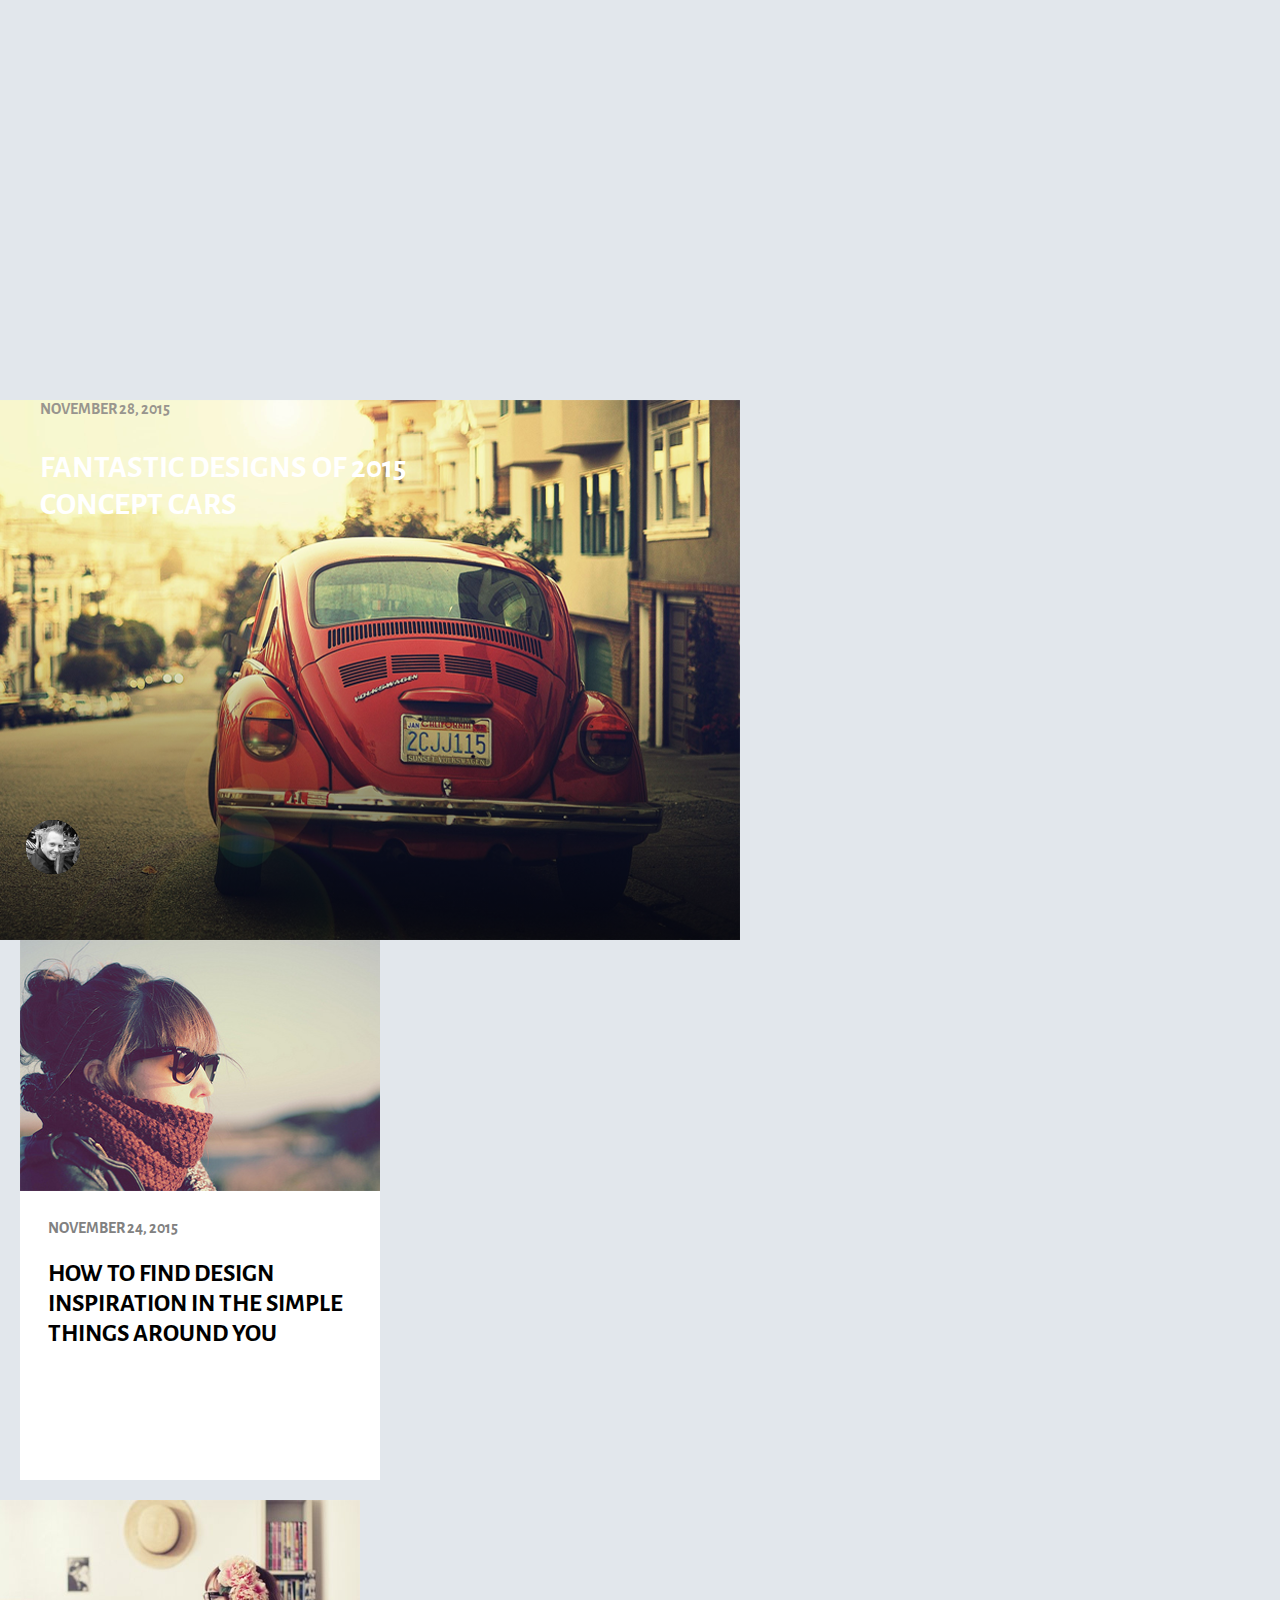
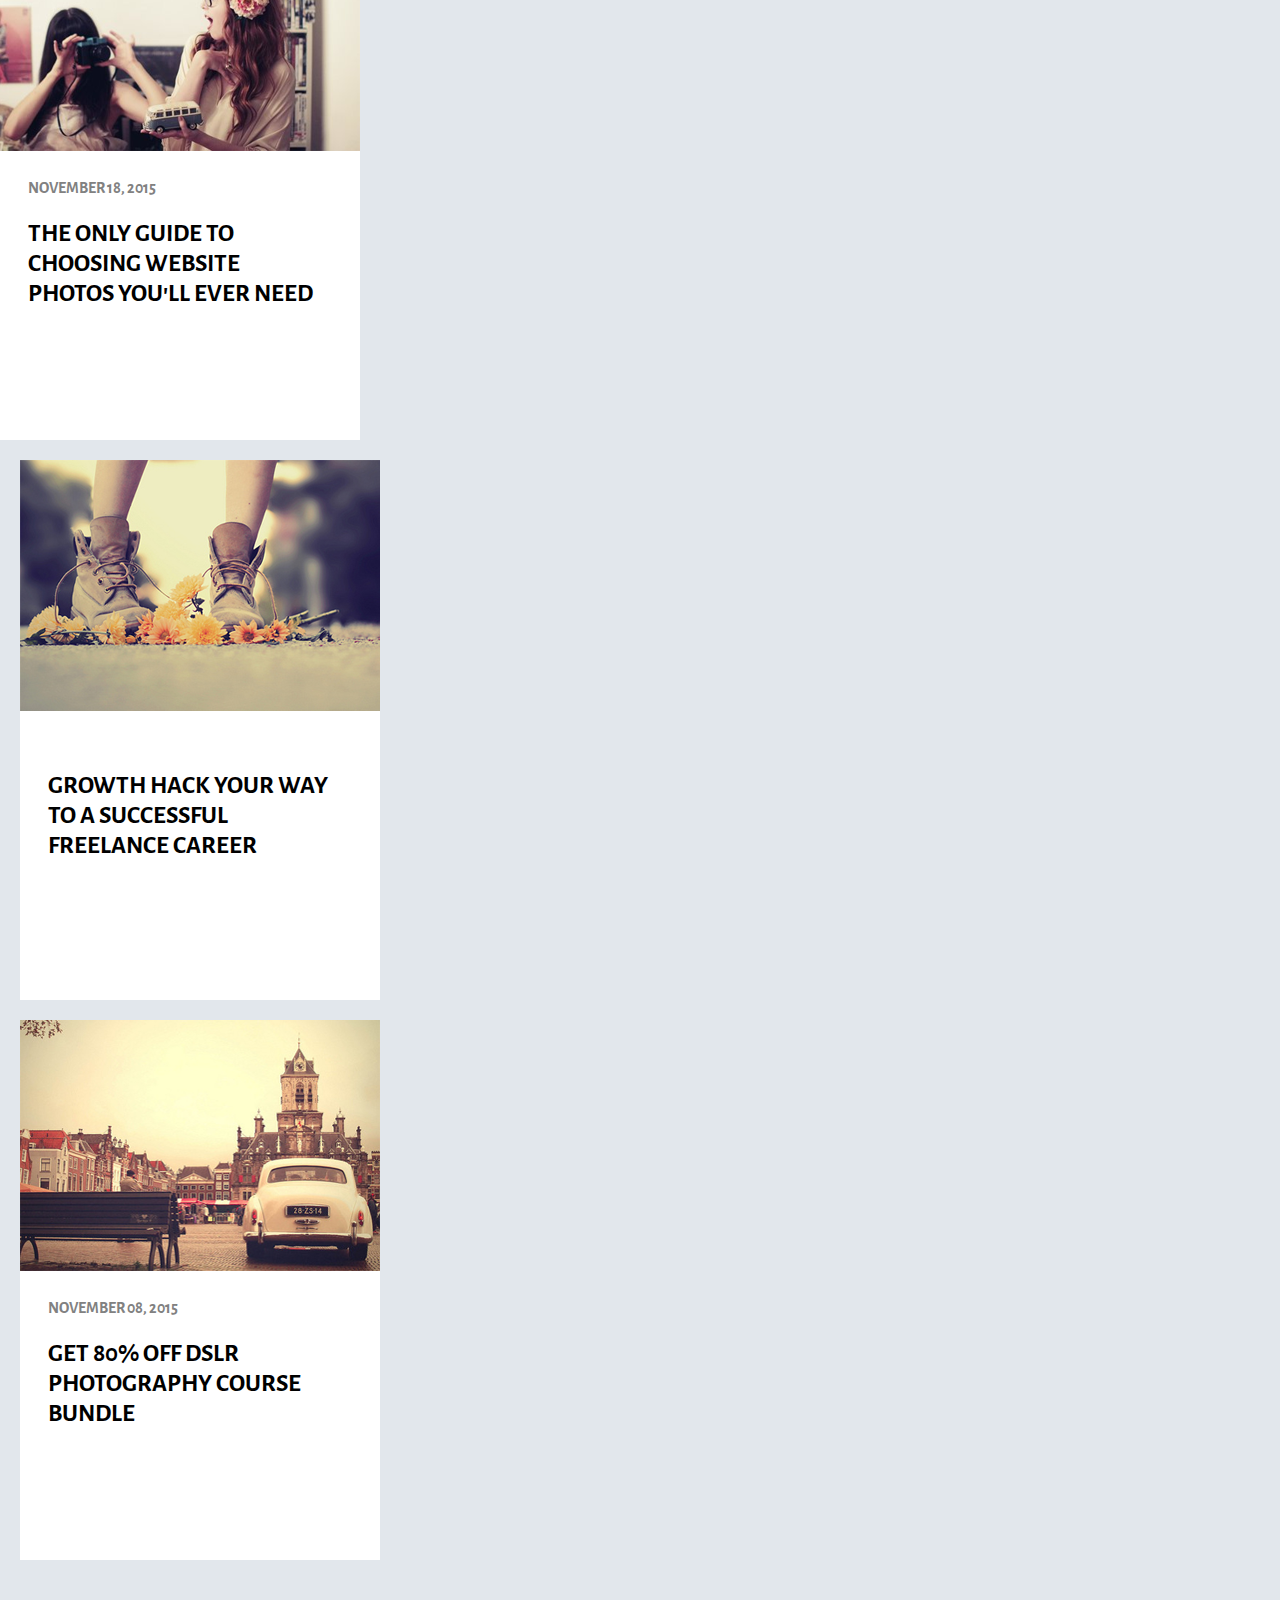
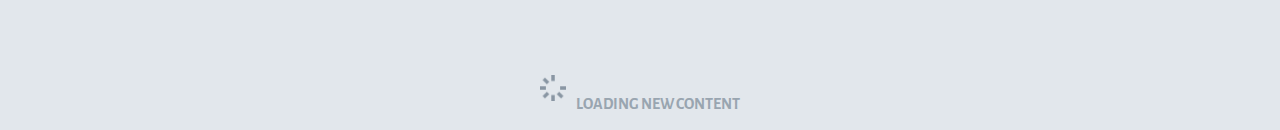
<file: BlogUI/index.html>
<!DOCTYPE <!DOCTYPE html>
<html>
  <head>
    <meta charset="utf-8">
    <meta name="viewport" content="width=device-width, initial-scale=1">
    <meta http-equiv="x-ua-compatible" content="ie=edge">
    <title>BlogUI</title>
    <link href="https://fonts.googleapis.com/css?family=Alegreya+Sans+SC:400,700" rel="stylesheet">
    <link rel="stylesheet" href="https://maxcdn.bootstrapcdn.com/bootstrap/4.0.0-alpha.2/css/bootstrap.min.css" integrity="sha384-y3tfxAZXuh4HwSYylfB+J125MxIs6mR5FOHamPBG064zB+AFeWH94NdvaCBm8qnd" crossorigin="anonymous">
    <link rel="stylesheet" href="CSS/index.css">
  </head>
  <body>
    <div class="container">
      <div class="row">
    <div class="conceptCars col-xs-8">
      <p>NOVEMBER 28, 2015</p>
      <h2>FANTASTIC DESIGNS OF 2015 CONCEPT CARS</h2>
    </div>
    <div class="designInspiration col-xs-4">
        <img src="Images\girlPortraitRight.png" alt="Red Car">
      <p>NOVEMBER 24, 2015</p>
      <h2>HOW TO FIND DESIGN INSPIRATION IN THE SIMPLE THINGS AROUND YOU</h2>
      <img src="Images/articleWriterDisplayPicture.png" alt="Article Writer Display Picture">
    </div>
  </div>
  <div class="row">
    <div class="webPhotos col-xs-4">
    <img src="Images/photographyGirl.png" alt="Girl taking a picture" />
    <p>NOVEMBER 18, 2015</p>
    <h2>THE ONLY GUIDE TO CHOOSING WEBSITE PHOTOS YOU'LL EVER NEED</h2>
    <img src="Images/articleWriterDisplayPicture.png" alt="Article Writer Display Picture"></div>
    <div class="careerHacks col-xs-4">
    <img src="Images/bootsFlowers.png" alt="Large boots treading on flowers">
      <h2>GROWTH HACK YOUR WAY TO A SUCCESSFUL FREELANCE CAREER</h2>
    <img src="Images/articleWriterDisplayPicture.png" alt="Article Writer Display Picture"></div>
    <div class="photographyCourse col-xs-4">
      <img src="Images/carCityScape.png" alt="White Car in the foreground of monument">
      <p>NOVEMBER 08, 2015</p>
    <h2>GET 80% OFF DSLR PHOTOGRAPHY COURSE BUNDLE</h2>
    <img src="Images/articleWriterDisplayPicture.png" alt="Article Writer Display Picture"></div>
  </div>
</div>
<div class="contentLoad">
<img src="Images\loadingIcon.png" alt="Loading Icon">
  <p>LOADING NEW CONTENT</p>
</div>
    <script src="https://ajax.googleapis.com/ajax/libs/jquery/2.1.4/jquery.min.js"></script>
    <script src="https://maxcdn.bootstrapcdn.com/bootstrap/4.0.0-alpha.2/js/bootstrap.min.js" integrity="sha384-vZ2WRJMwsjRMW/8U7i6PWi6AlO1L79snBrmgiDpgIWJ82z8eA5lenwvxbMV1PAh7" crossorigin="anonymous"></script>
  </body>
</html>
</file>
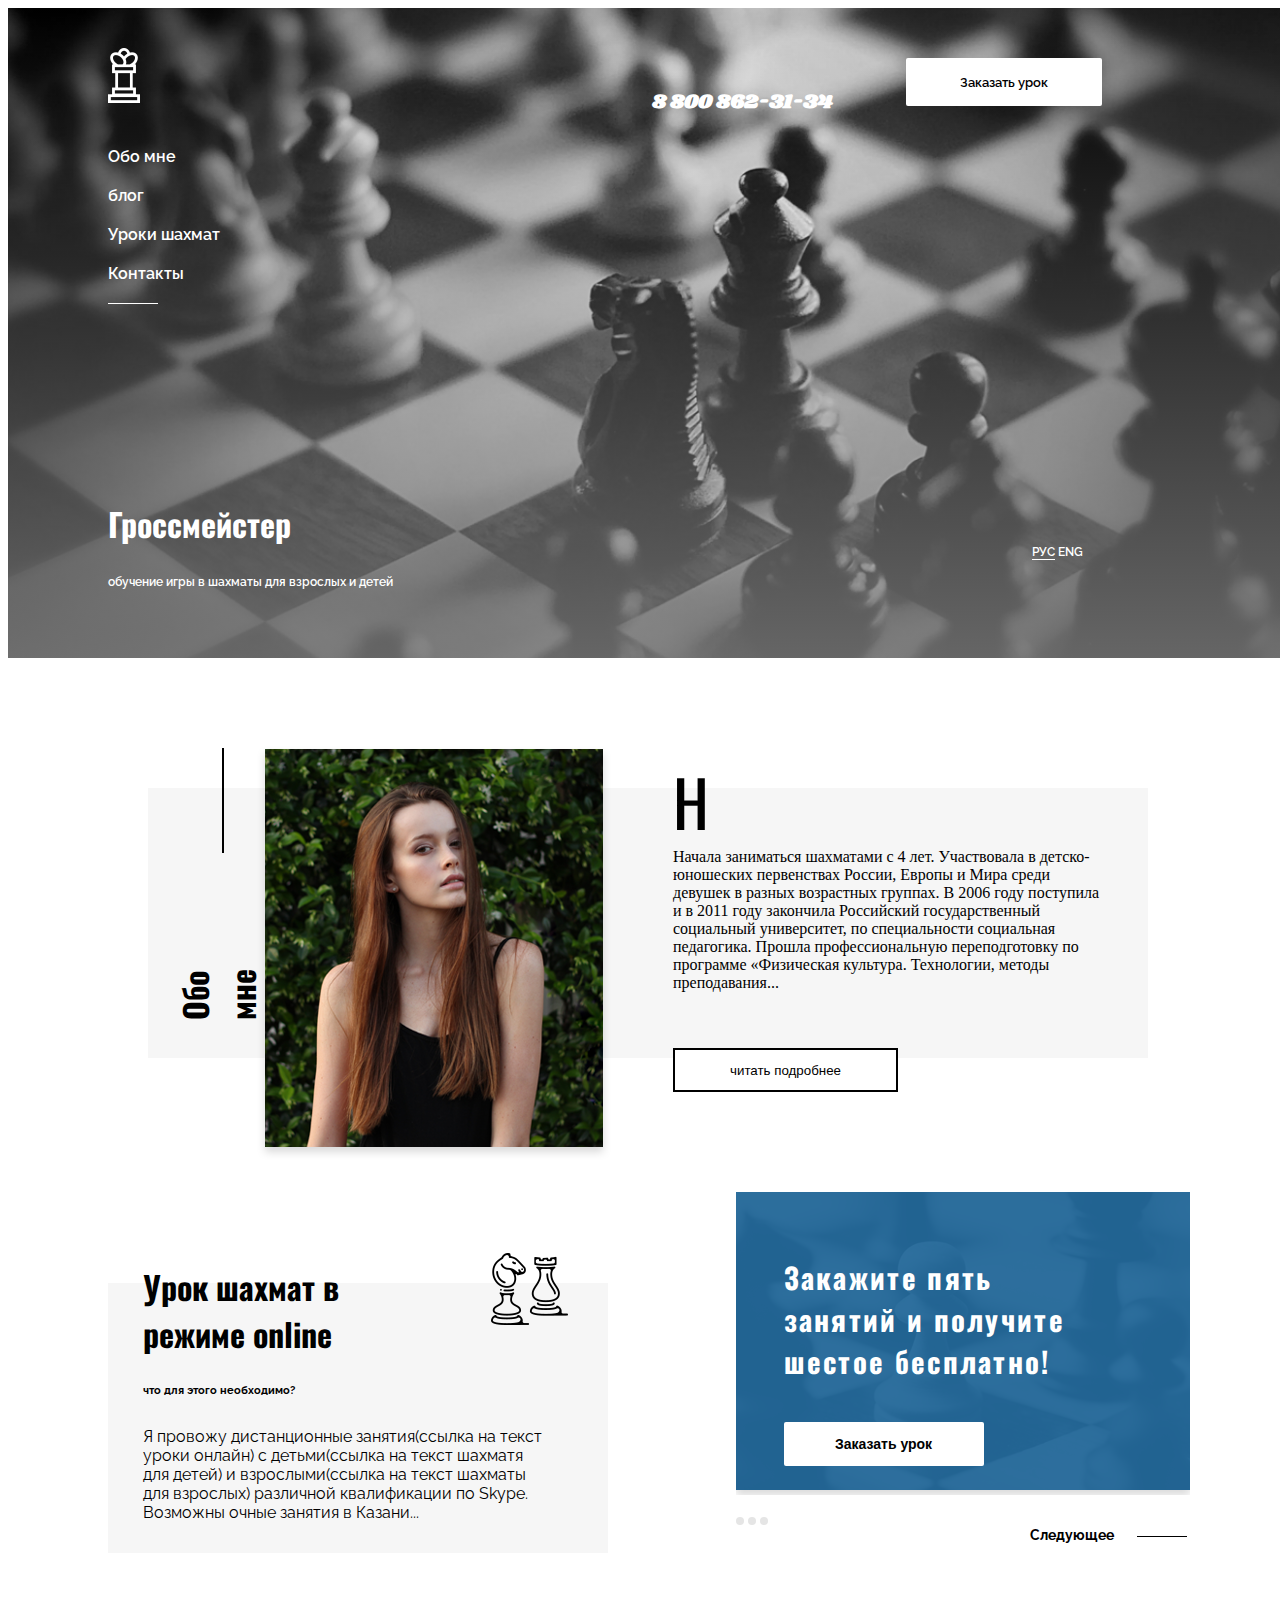
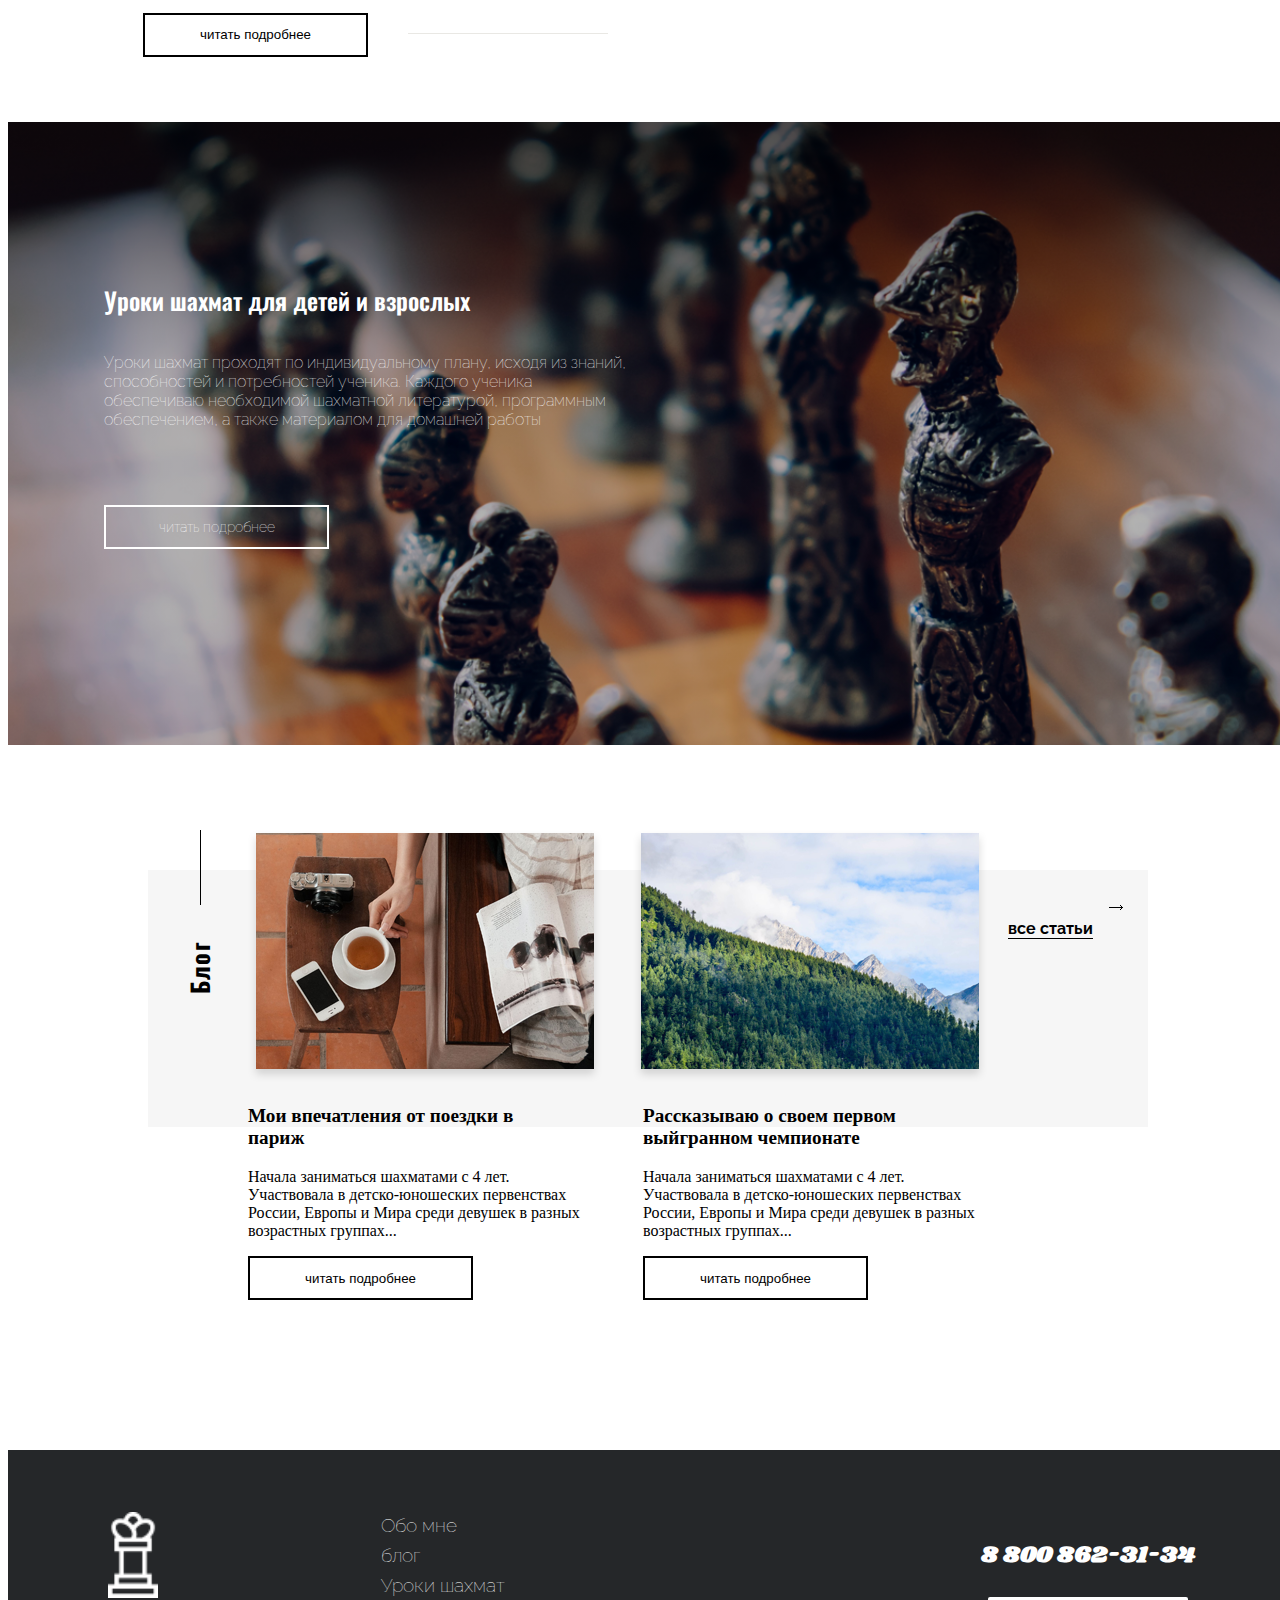
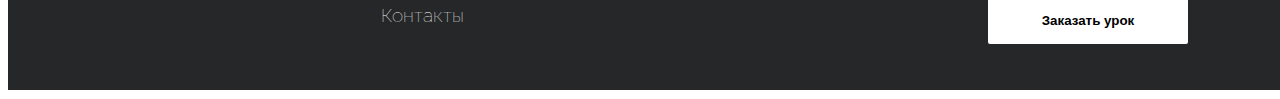
<file: Chess/index.html>
<!DOCTYPE html>
<html>
  <head>
    <meta charset="utf-8">
    <meta name="viewport" content="width=device-width, initial-scale=1">
    <meta http-equiv="x-ua-compatible" content="ie=edge">
    <title>Chess</title>
    <link href="https://fonts.googleapis.com/css?family=Raleway:600,700,800|Shrikhand|Oswald" rel="stylesheet">
    <link rel="stylesheet" href="CSS/index.css"/>
    <link rel="stylesheet" href="https://maxcdn.bootstrapcdn.com/bootstrap/4.0.0-alpha.2/css/bootstrap.min.css" integrity="sha384-y3tfxAZXuh4HwSYylfB+J125MxIs6mR5FOHamPBG064zB+AFeWH94NdvaCBm8qnd" crossorigin="anonymous">
  </head>
  <body>
    <section class="landingPage">
      <div class="menu">
        <img src="Images/QueenIcon.png" alt="Queen Icon">
        <ul>
          <li>Обо мне</li>
          <li>блог</li>
          <li>Уроки шахмат</li>
          <li>Контакты</li>
        </ul>
      </div>
      <div class="header">
        <h2>8 800 862-31-34</h2>
        <button>Заказать урок</button>
      </div>
      <div class="title">
        <h1>Гроссмейстер</h1>
        <h6>обучение игры в шахматы для взрослых и детей</h6>
      </div>
      <div class="languageSelection">
        <p>РУС   ENG</p>
      </div>
    </section>
    <section class = "bio">
      <div class = "background">
      <div class = "Label">
        <div class = "pictureLabelLine"></div>
        <h3 class = "portraitCaption">Обо мне</h3>
      </div>
      <img src="Images/PortraitGirl.png" alt="Headshot of Female">
  <div class="bioDescription">
      <p><span>H</span><br>Начала заниматься шахматами с 4 лет. Участвовала
  в детско-юношеских первенствах России, Европы и Мира среди девушек в разных возрастных группах.
  В 2006 году поступила и в 2011 году закончила Российский государственный социальный университет, по специальности социальная педагогика.
  Прошла профессиональную переподготовку по программе «Физическая культура. Технологии, методы преподавания...</p>
      <button class="bioImageButton">читать подробнее</button>
  </div>
</div>
<div class = "background bioBackground2">
  <img src = "Images/chessPiecesIcon.png" alt="Chess Pieces Icon">
    <h2>Урок шахмат в режиме online </h2>
    <h6>что для этого необходимо?</h6>
    <p>Я провожу дистанционные занятия(ссылка на текст уроки онлайн) с детьми(ссылка на текст шахматя для детей) и взрослыми(ссылка на текст шахматы для взрослых) различной квалификации по Skype.
      Возможны очные занятия в Казани...</p>
    <button class="Button2">читать подробнее</button>
    <div class = "labelLine"></div>
  </div>
    <div class = "Slideshow">
      <h3>Закажите пять занятий
и получите шестое
бесплатно!</h3>
      <button>Заказать урок</button>
      <div class = "slideshowMenu">
        <div class = "slideshowIcon"></div>
        <div class = "slideshowIcon"></div>
        <div class = "slideshowIcon"></div>
      </div>
      <div class = "slideshowSignOff">
        <p>Следующее</p>
        <div class = "labelLine signOffLabelLine"></div>
      </div>
    </div>
  </section>
    <section class = "antiqueChess">
      <h2>Уроки шахмат
      для детей и взрослых </h2>
    <p>Уроки шахмат проходят по индивидуальному плану, исходя из знаний, способностей и потребностей ученика.  Каждого ученика обеспечиваю необходимой шахматной литературой, программным обеспечением,
      а также материалом для домашней работы</p>
    <button>читать подробнее</button>
  </section>
    <section>
      <div class = "section3Background">
      <div class = "coffeeTableSection">
        <h6>Блог</h6>
        <div class="imgLabelLine"></div>
        <img class = "coffeeTable" src="Images/coffeeTable.png" alt="Coffee on a table">
        <h3>Мои впечатления от поездки
          в париж</h3>
        <p>Начала заниматься шахматами с 4 лет. Участвовала в детско-юношеских первенствах России, Европы и Мира среди девушек в разных возрастных группах...</p>
        <button>читать подробнее</button>
      </div>
      <div class = "forestSection">
        <img class = "forest" src="Images/forestEstablishingShot.png" alt="Establishing Shot of a Forest">
        <h3>Рассказываю о своем первом
          выйгранном чемпионате</h3>
        <p>Начала заниматься шахматами с 4 лет. Участвовала в детско-юношеских первенствах России, Европы и Мира среди девушек в разных возрастных группах...</p>
        <button>читать подробнее</button>
        <h4>все статьи</h4>
        <img class = "arrowIcon" src = "Images/arrowIcon.png" alt = "Arrow Icon">
    </div>
  </div>
  </section>
    <footer>
      <div class = "footerQueen">
      <img src="Images/QueenIcon.png" alt="Queen Icon">
    </div>
    <ul>
      <li>Обо мне</li>
      <li>блог</li>
      <li>Уроки шахмат</li>
      <li>Контакты</li>
    </ul>
    <div class = "contact">
      <h3>8 800 862-31-34</h3>
      <button>Заказать урок</button>
    </div>
  </footer>
    <script src="https://ajax.googleapis.com/ajax/libs/jquery/2.1.4/jquery.min.js"></script>
    <script src="https://maxcdn.bootstrapcdn.com/bootstrap/4.0.0-alpha.2/js/bootstrap.min.js" integrity="sha384-vZ2WRJMwsjRMW/8U7i6PWi6AlO1L79snBrmgiDpgIWJ82z8eA5lenwvxbMV1PAh7" crossorigin="anonymous"></script>
  </body>
</html>
</file>
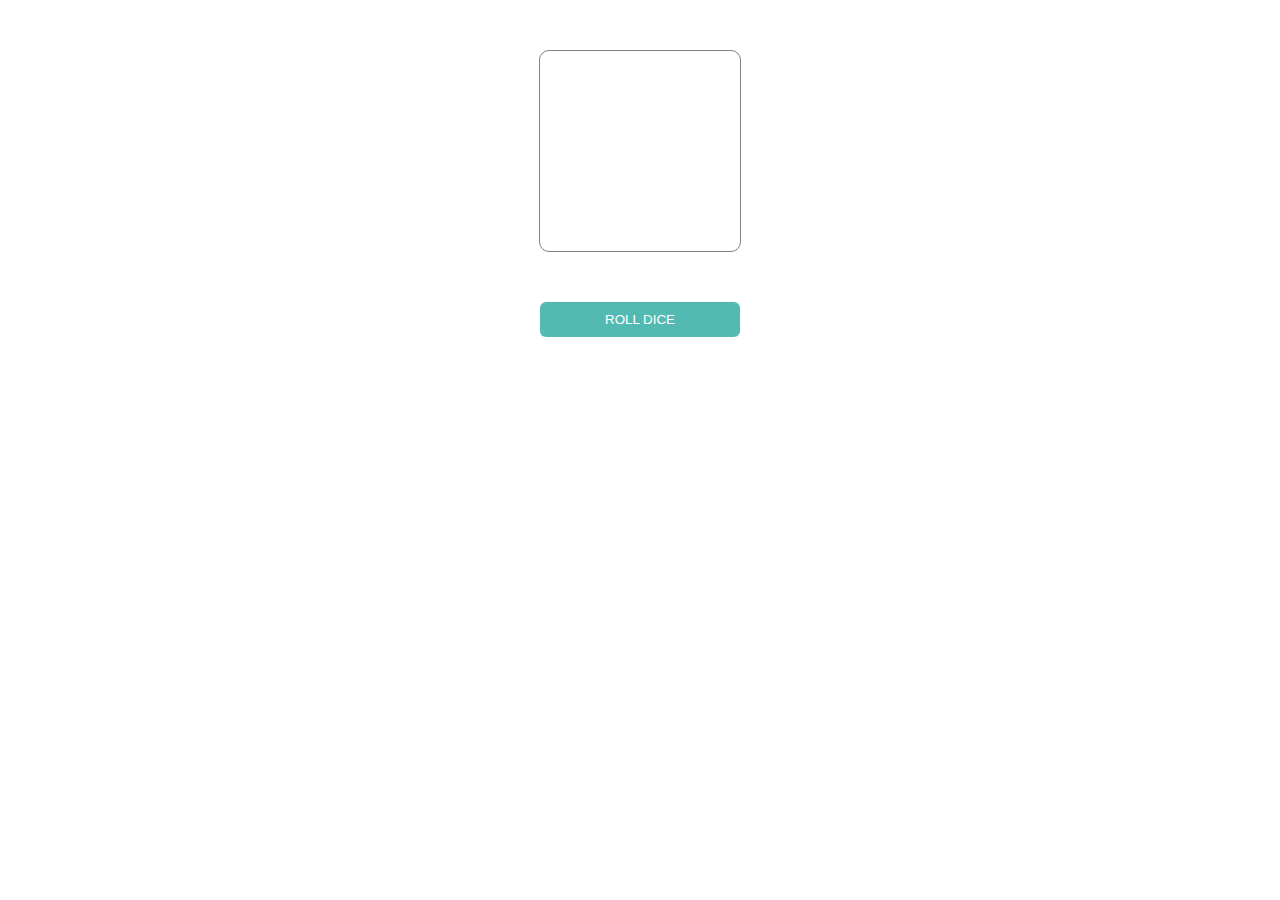
<file: Dice/index.html>
<html>
<head>
    <title>Dice Simulator 2015</title>
    <link rel="stylesheet" href="index.css">
</head>
<body>
  <p id="placeholder">

  </p>
  <button id="button">Roll Dice</button>
  <script src="ui.js"></script>
  <script src="dice.js"></script>
</body>
</html>
</file>
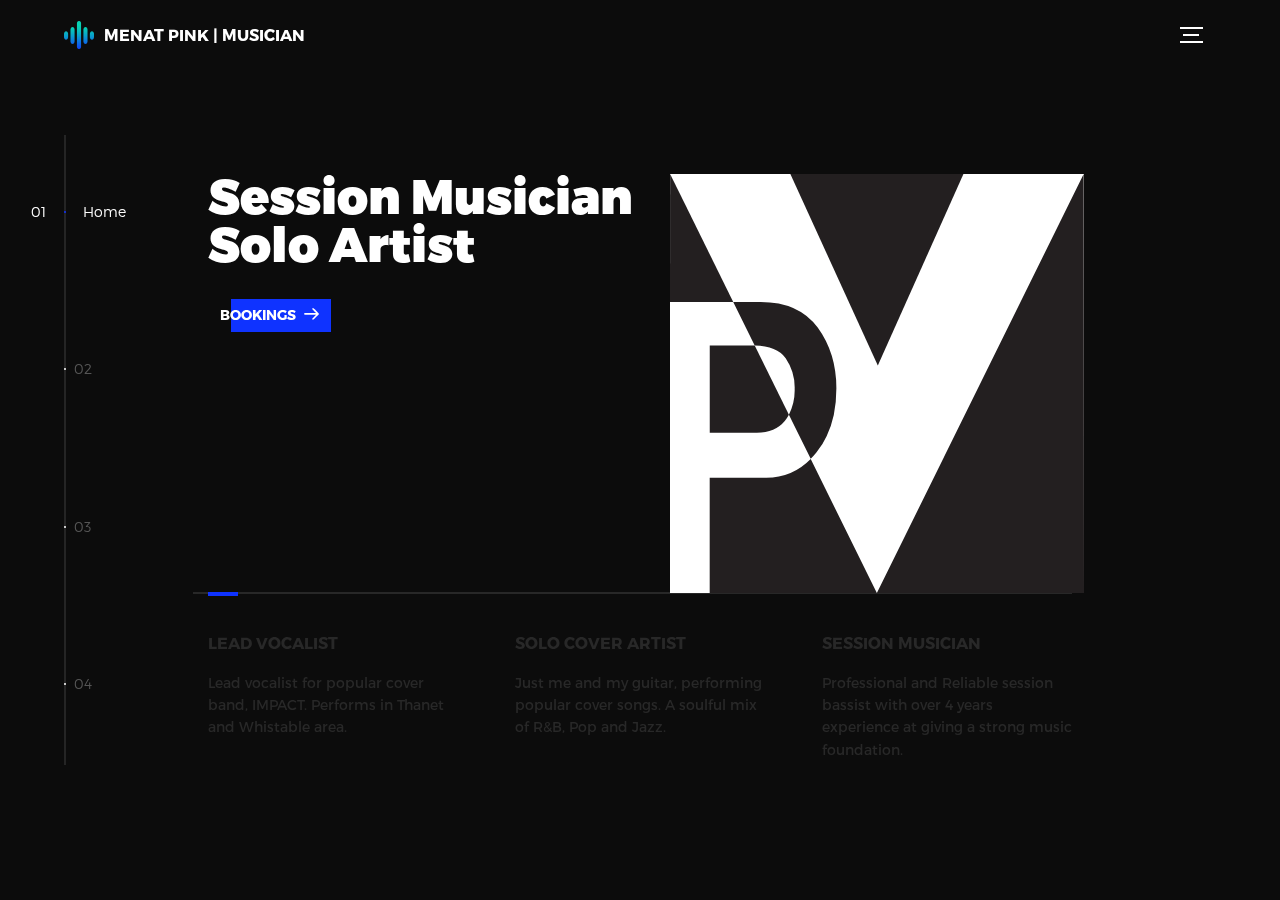
<file: MusicPorfolio/index.html>
<!DOCTYPE html>
<html lang="en">
<head>
  <title>Menat Pink | Musician</title>
  <meta charset="utf-8">
  <meta name="viewport" content="width=device-width, initial-scale=1">
  <meta http-equiv="X-UA-Compatible" content="IE=edge">
  <meta name="description" content="HTML5 website template">
  <meta name="keywords" content="global, template, html, sass, jquery">
  <meta name="author" content="Bucky Maler">
  <link rel="stylesheet" href="assets/css/main.css">
</head>
<body>

<!-- notification for small viewports and landscape oriented smartphones -->
<div class="device-notification">
  <a class="device-notification--logo" href="#0">
    <img src="assets/img/logo.png" alt="Global">
    <p>Menat Pink - Musician</p>
  </a>
  <p class="device-notification--message">This site has so much to offer that we must request you orient your device to portrait or find a larger screen. You won't be disappointed.</p>
</div>

<div class="perspective effect-rotate-left">
  <div class="container"><div class="outer-nav--return"></div>
    <div id="viewport" class="l-viewport">
      <div class="l-wrapper">
        <header class="header">
          <a class="header--logo" href="#0">
            <img src="assets/img/logo.png" alt="Global">
            <p>Menat Pink | Musician </p>
          </a>
          <button class="header--cta cta">Bookings</button>
          <div class="header--nav-toggle">
            <span></span>
          </div>
        </header>
        <nav class="l-side-nav">
          <ul class="side-nav">
            <li class="is-active"><span>Home</span></li>
            <li><span>Work</span></li>
            <li><span>About</span></li>
            <li><span>Hire us</span></li>
          </ul>
        </nav>
        <ul class="l-main-content main-content">
          <li class="l-section section section--is-active">
            <div class="intro">
              <div class="intro--banner">
                <h1>Session Musician<br>Solo Artist</h1>
                <button class="cta">Bookings
                  <svg version="1.1" id="Layer_1" xmlns="http://www.w3.org/2000/svg" xmlns:xlink="http://www.w3.org/1999/xlink" x="0px" y="0px" viewBox="0 0 150 118" style="enable-background:new 0 0 150 118;" xml:space="preserve">
                  <g transform="translate(0.000000,118.000000) scale(0.100000,-0.100000)">
                    <path d="M870,1167c-34-17-55-57-46-90c3-15,81-100,194-211l187-185l-565-1c-431,0-571-3-590-13c-55-28-64-94-18-137c21-20,33-20,597-20h575l-192-193C800,103,794,94,849,39c20-20,39-29,61-29c28,0,63,30,298,262c147,144,272,271,279,282c30,51,23,60-219,304C947,1180,926,1196,870,1167z"/>
                  </g>
                  </svg>
                  <span class="btn-background"></span>
                </button>
                <img src="assets/img/MenatPinkLogo.svg" alt="Welcome">
              </div>
              <div class="intro--options">
                <a href="#0">
                  <h3>LEAD VOCALIST</h3>
                  <p>Lead vocalist for popular cover band, IMPACT. Performs in Thanet and Whistable area.</p>
                </a>
                <a href="#0">
                  <h3>SOLO COVER ARTIST</h3>
                  <p>Just me and my guitar, performing popular cover songs. A soulful mix of R&amp;B, Pop and Jazz.</p>
                </a>
                <a href="#0">
                  <h3>SESSION MUSICIAN</h3>
                  <p>Professional and Reliable session bassist with over 4 years experience at giving a strong music foundation.</p>
                </a>
              </div>
            </div>
          </li>
          <li class="l-section section">
            <div class="work">
              <h2>SoundCloud</h2>
              <div class="work--lockup">
                <ul class="slider">
                  <li class="slider--item slider--item-left">
                    <a href="https://soundcloud.com/user-179690866/no-diggity-menat-pink">
                      <div class="slider--item-image">
                        <img src="assets/img/work-victory.jpg" alt="Victory">
                      </div>
                      <p class="slider--item-title">No Diggity</p>
                    </a>
                  </li>
                  <li class="slider--item slider--item-center">
                    <a href="https://soundcloud.com/user-179690866/grandmas-hands">
                      <div class="slider--item-image">
                        <img src="assets/img/work-metiew-smith.jpg" alt="Metiew and Smith">
                      </div>
                      <p class="slider--item-title">Grandma's Hand</p>
                    </a>
                  </li>
                  <li class="slider--item slider--item-right">
                    <a href="https://soundcloud.com/user-179690866/stronger-than-me?in=user-179690866/sets/cover-songs">
                      <div class="slider--item-image">
                        <img src="assets/img/work-alex-nowak.jpg" alt="Alex Nowak">
                      </div>
                      <p class="slider--item-title">stronger than me</p>
                    </a>
                  </li>
                </ul>
                <div class="slider--prev">
                  <svg version="1.1" id="Layer_1" xmlns="http://www.w3.org/2000/svg" xmlns:xlink="http://www.w3.org/1999/xlink" x="0px" y="0px"
                  viewBox="0 0 150 118" style="enable-background:new 0 0 150 118;" xml:space="preserve">
                  <g transform="translate(0.000000,118.000000) scale(0.100000,-0.100000)">
                    <path d="M561,1169C525,1155,10,640,3,612c-3-13,1-36,8-52c8-15,134-145,281-289C527,41,562,10,590,10c22,0,41,9,61,29
                    c55,55,49,64-163,278L296,510h575c564,0,576,0,597,20c46,43,37,109-18,137c-19,10-159,13-590,13l-565,1l182,180
                    c101,99,187,188,193,199c16,30,12,57-12,84C631,1174,595,1183,561,1169z"/>
                  </g>
                  </svg>
                </div>
                <div class="slider--next">
                  <svg version="1.1" id="Layer_1" xmlns="http://www.w3.org/2000/svg" xmlns:xlink="http://www.w3.org/1999/xlink" x="0px" y="0px" viewBox="0 0 150 118" style="enable-background:new 0 0 150 118;" xml:space="preserve">
                  <g transform="translate(0.000000,118.000000) scale(0.100000,-0.100000)">
                    <path d="M870,1167c-34-17-55-57-46-90c3-15,81-100,194-211l187-185l-565-1c-431,0-571-3-590-13c-55-28-64-94-18-137c21-20,33-20,597-20h575l-192-193C800,103,794,94,849,39c20-20,39-29,61-29c28,0,63,30,298,262c147,144,272,271,279,282c30,51,23,60-219,304C947,1180,926,1196,870,1167z"/>
                  </g>
                  </svg>
                </div>
              </div>
            </div>
          </li>
          <li class="l-section section">
            <div class="about">
              <div class="about--banner">
                <h2>A passion <br>for listening<br>and playing<br>music</h2>
                <img src="assets/img/about-visual.png" alt="About Us">
              </div>
              <div class="about--options">
                <a href="#0">
                  <h3>Bass</h3>
                </a>
                <a href="#0">
                  <h3>Vocals</h3>
                </a>
                <a href="#0">
                  <h3>Drums</h3>
                </a>
                <a href="#0">
                  <h3>Guitar</h3>
                </a>
                <a href="#0">
                  <h3>Keys</h3>
                </a>
              </div>
            </div>
          </li>
          <!-- <li class="l-section section">
            <div class="contact">
              <div class="contact--lockup">
                <div class="modal">
                  <div class="modal--information">
                    <p>Pawia 5, 31-154 Kraków, Poland</p>
                    <a href="mailto:ouremail@gmail.com">ouremail@gmail.com</a>
                    <a href="tel:+148126287560">+48 12 628 75 60</a>
                  </div>
                  <ul class="modal--options">
                    <li><a href="#0">Bēhance</a></li>
                    <li><a href="#0">dribbble</a></li>
                    <li><a href="mailto:ouremail@gmail.com">Contact Us</a></li>
                  </ul>
                </div>
              </div>
            </div>
          </li> -->
          <li class="l-section section">
            <div class="hire">
              <h2>What can I do for you?</h2>
              <!-- checkout formspree.io for easy form setup -->
              <form class="work-request">
                <div class="work-request--options">
                  <span class="options-a">
                    <input id="opt-1" type="checkbox" value="app design">
                    <label for="opt-1">
                      <svg version="1.1" id="Layer_1" xmlns="http://www.w3.org/2000/svg" xmlns:xlink="http://www.w3.org/1999/xlink" x="0px" y="0px"
                      viewBox="0 0 150 111" style="enable-background:new 0 0 150 111;" xml:space="preserve">
                      <g transform="translate(0.000000,111.000000) scale(0.100000,-0.100000)">
                        <path d="M950,705L555,310L360,505C253,612,160,700,155,700c-6,0-44-34-85-75l-75-75l278-278L550-5l475,475c261,261,475,480,475,485c0,13-132,145-145,145C1349,1100,1167,922,950,705z"/>
                      </g>
                      </svg>
                      Bass
                    </label>
                    <input id="opt-2" type="checkbox" value="graphic design">
                    <label for="opt-2">
                      <svg version="1.1" id="Layer_1" xmlns="http://www.w3.org/2000/svg" xmlns:xlink="http://www.w3.org/1999/xlink" x="0px" y="0px"
                      viewBox="0 0 150 111" style="enable-background:new 0 0 150 111;" xml:space="preserve">
                      <g transform="translate(0.000000,111.000000) scale(0.100000,-0.100000)">
                        <path d="M950,705L555,310L360,505C253,612,160,700,155,700c-6,0-44-34-85-75l-75-75l278-278L550-5l475,475c261,261,475,480,475,485c0,13-132,145-145,145C1349,1100,1167,922,950,705z"/>
                      </g>
                      </svg>
                      Guitar
                    </label>
                    <input id="opt-3" type="checkbox" value="motion design">
                    <label for="opt-3">
                      <svg version="1.1" id="Layer_1" xmlns="http://www.w3.org/2000/svg" xmlns:xlink="http://www.w3.org/1999/xlink" x="0px" y="0px"
                      viewBox="0 0 150 111" style="enable-background:new 0 0 150 111;" xml:space="preserve">
                      <g transform="translate(0.000000,111.000000) scale(0.100000,-0.100000)">
                        <path d="M950,705L555,310L360,505C253,612,160,700,155,700c-6,0-44-34-85-75l-75-75l278-278L550-5l475,475c261,261,475,480,475,485c0,13-132,145-145,145C1349,1100,1167,922,950,705z"/>
                      </g>
                    </svg>
                      Vocals
                    </label>
                  </span>
                  <span class="options-b">
                    <input id="opt-4" type="checkbox" value="ux design">
                    <label for="opt-4">
                      <svg version="1.1" id="Layer_1" xmlns="http://www.w3.org/2000/svg" xmlns:xlink="http://www.w3.org/1999/xlink" x="0px" y="0px"
                      viewBox="0 0 150 111" style="enable-background:new 0 0 150 111;" xml:space="preserve">
                      <g transform="translate(0.000000,111.000000) scale(0.100000,-0.100000)">
                        <path d="M950,705L555,310L360,505C253,612,160,700,155,700c-6,0-44-34-85-75l-75-75l278-278L550-5l475,475c261,261,475,480,475,485c0,13-132,145-145,145C1349,1100,1167,922,950,705z"/>
                      </g>
                      </svg>
                      Keyboard
                    </label>
                    <input id="opt-5" type="checkbox" value="webdesign">
                    <label for="opt-5">
                      <svg version="1.1" id="Layer_1" xmlns="http://www.w3.org/2000/svg" xmlns:xlink="http://www.w3.org/1999/xlink" x="0px" y="0px"
                      viewBox="0 0 150 111" style="enable-background:new 0 0 150 111;" xml:space="preserve">
                      <g transform="translate(0.000000,111.000000) scale(0.100000,-0.100000)">
                        <path d="M950,705L555,310L360,505C253,612,160,700,155,700c-6,0-44-34-85-75l-75-75l278-278L550-5l475,475c261,261,475,480,475,485c0,13-132,145-145,145C1349,1100,1167,922,950,705z"/>
                      </g>
                      </svg>
                      Solo Set
                    </label>
                    <input id="opt-6" type="checkbox" value="marketing">
                    <label for="opt-6">
                      <svg version="1.1" id="Layer_1" xmlns="http://www.w3.org/2000/svg" xmlns:xlink="http://www.w3.org/1999/xlink" x="0px" y="0px"
                      viewBox="0 0 150 111" style="enable-background:new 0 0 150 111;" xml:space="preserve">
                      <g transform="translate(0.000000,111.000000) scale(0.100000,-0.100000)">
                        <path d="M950,705L555,310L360,505C253,612,160,700,155,700c-6,0-44-34-85-75l-75-75l278-278L550-5l475,475c261,261,475,480,475,485c0,13-132,145-145,145C1349,1100,1167,922,950,705z"/>
                      </g>
                      </svg>
                      IMPACT
                    </label>
                  </span>
                </div>
                <div class="work-request--information">
                  <h1>CONTACT</h1>
                  <h2>menatpink@gmail.com</h2>
                  <h2>07491983401</h2>
                  <h2>https://www.facebook.com/MenatRaPink/</h2>
                </div>
              </form>
            </div>
          </li>
        </ul>
      </div>
    </div>
  </div>
  <ul class="outer-nav">
    <li class="is-active">Home</li>
    <li>Works</li>
    <li>About</li>
    <li>Contact</li>
    <li>Hire us</li>
  </ul>
</div>

<script src="https://ajax.googleapis.com/ajax/libs/jquery/2.2.4/jquery.min.js"></script>
<script>window.jQuery || document.write('<script src="assets/js/vendor/jquery-2.2.4.min.js"><\/script>')</script>
<script src="assets/js/functions-min.js"></script>
</body>
</html>
</file>
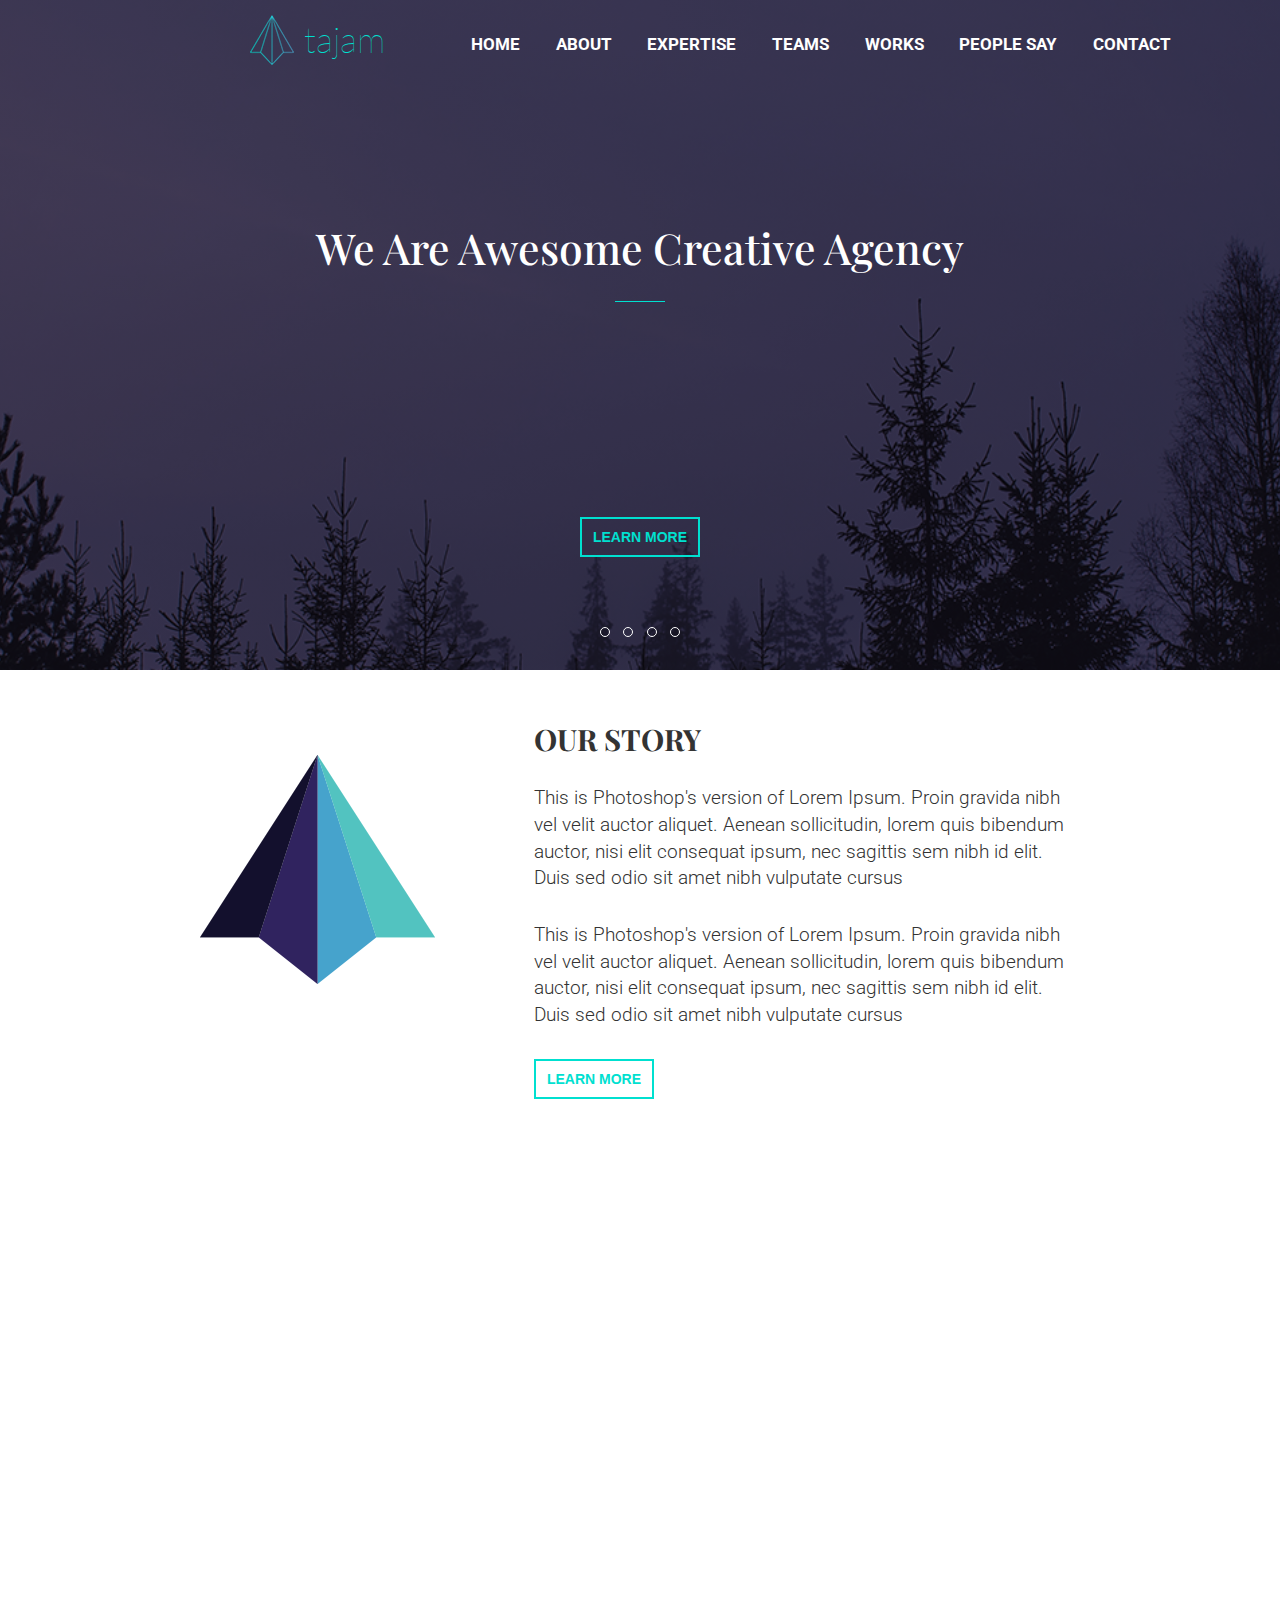
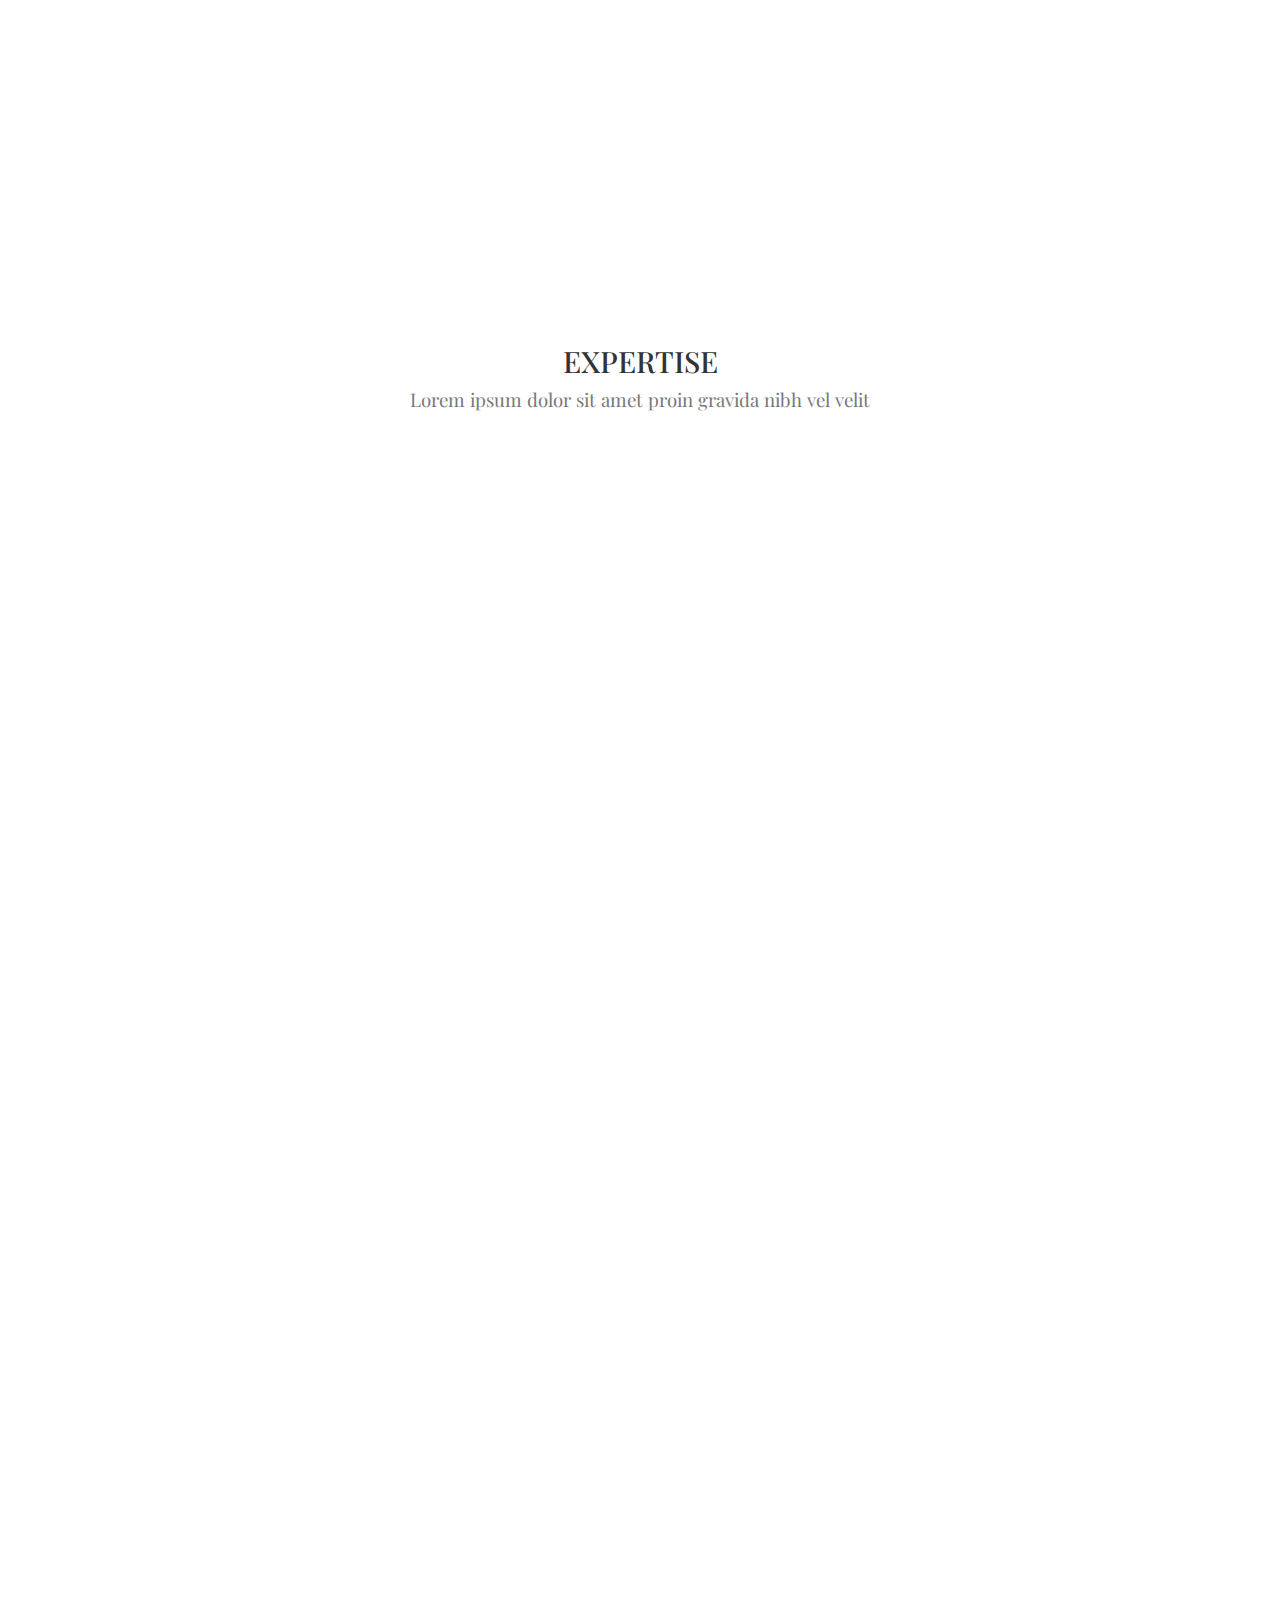
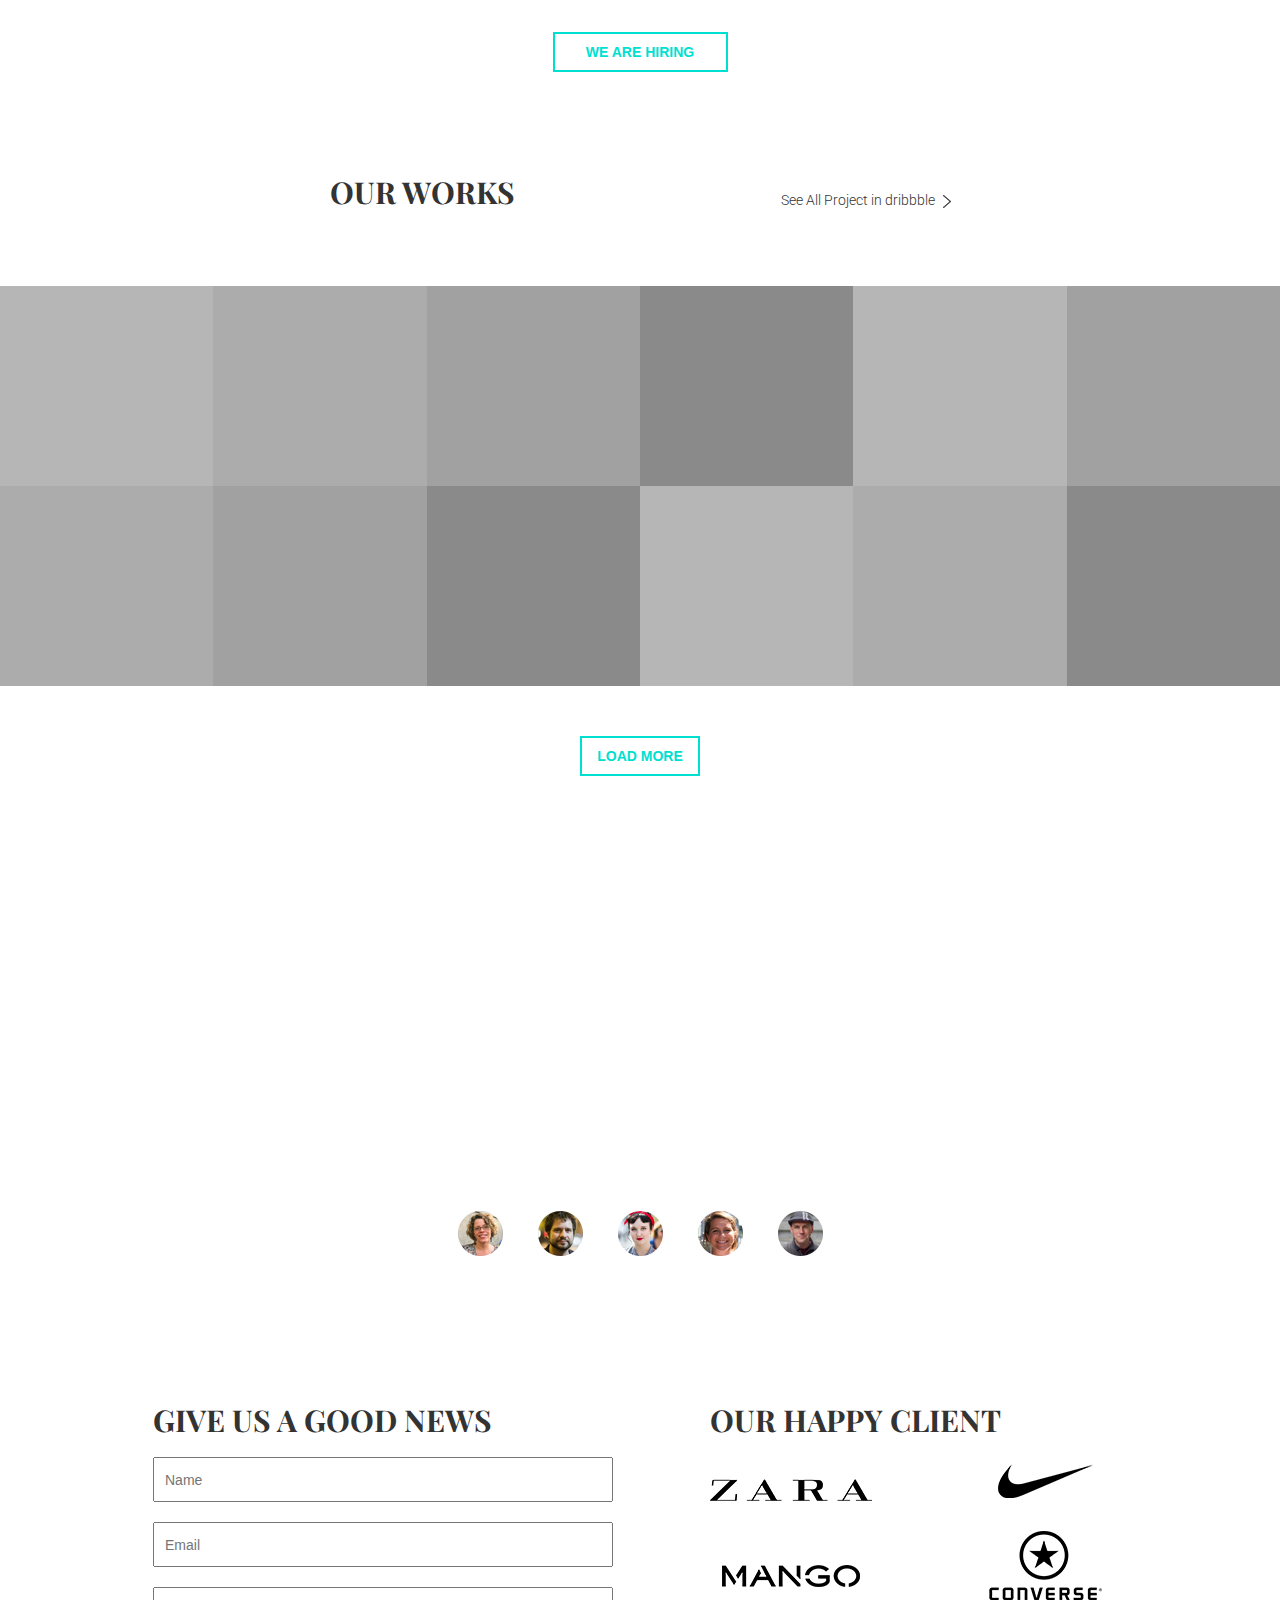
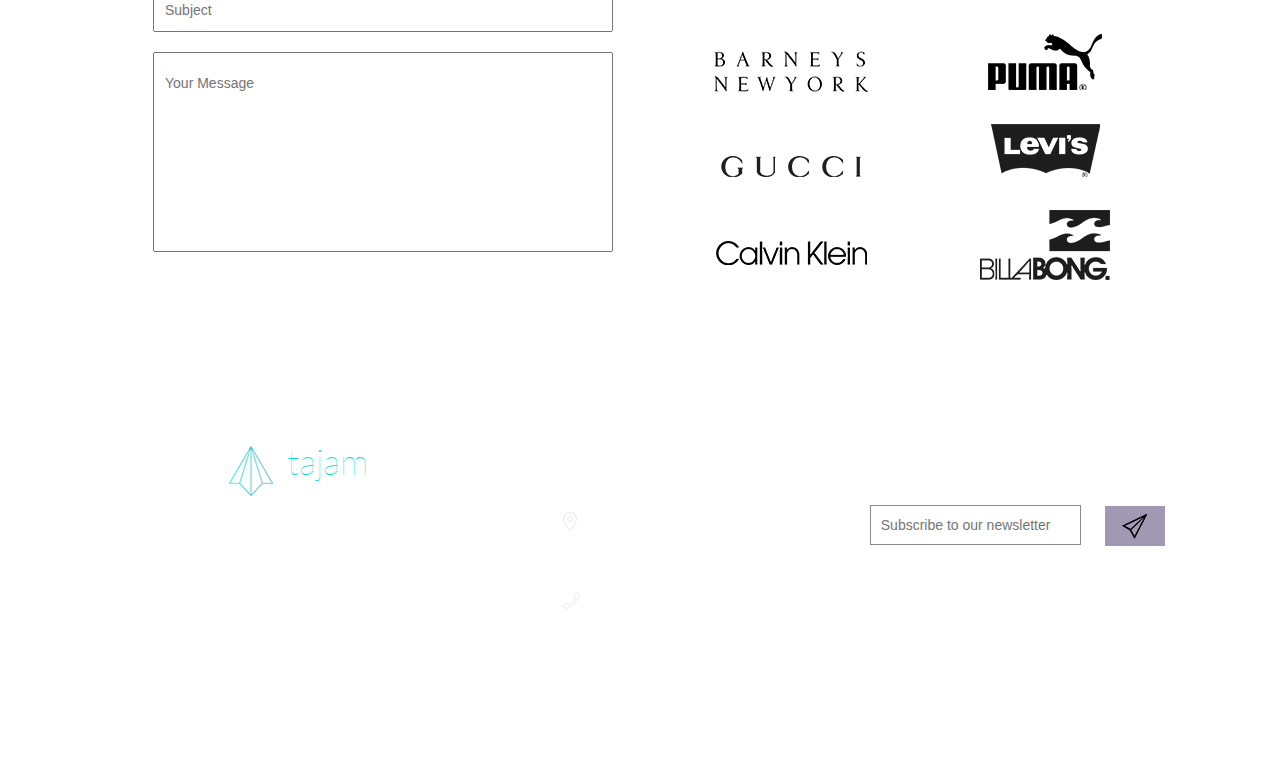
<file: Tajam/index.html>
<!DOCTYPE html>
<html>
  <head>
    <meta charset="utf-8">
    <meta name="viewport" content="width=device-width, initial-scale=1">
    <meta http-equiv="x-ua-compatible" content="ie=edge">
    <title>Lifestyle Blog</title>
    <link href="https://maxcdn.bootstrapcdn.com/bootstrap/3.3.7/css/bootstrap.min.css" rel="stylesheet" integrity="sha384-BVYiiSIFeK1dGmJRAkycuHAHRg32OmUcww7on3RYdg4Va+PmSTsz/K68vbdEjh4u" crossorigin="anonymous">
    <link href="https://fonts.googleapis.com/css?family=Playfair+Display:400,700,900|Lato:300|Roboto:300,700" rel="stylesheet">
    <link rel="stylesheet" href="CSS/index.css">
  </head>
  <body>
    <section class="Section1">
      <header>
        <div class="logo">
          <img src="Images/LogoIcon.png" alt="Logo Icon">
          <h1>tajam</h1>
        </div>
        <ul id="headerList">
          <li>HOME</li>
          <li>ABOUT</li>
          <li>EXPERTISE</li>
          <li>TEAMS</li>
          <li>WORKS</li>
          <li>PEOPLE SAY</li>
          <li>CONTACT</li>
        </ul>
      </header>
      <h1 class="title">We Are Awesome Creative Agency</h1>
      <div class="titleText">
        <p>Lorem ipsum dolor sit amet, consectetur adipisicing elit, sed do eiusmod tempor incididunt ut labore et dolore magna aliqua. Ut enim ad minim veniam, quis nostrud exercitation ullamco laboris nisi ut aliquip</p>
        <p>Loremd sjkafhdjka hfjdkal hfjkdl hafjkd haufiosdhrjqwhrjkeal hvjixzohvuidlk qhrfnjksalhfjicoxzhfuioahrjkelwl hafuioahfjdslhrnjewqwl hfuioz yhfuis qahrnjekqhkl rjdi oyhfujdsalhrnjekqwl hjfisdo ah fj ahjdaliquip</p>
        <p>Lorem ipsum dolor sit amet, consectf jdka hfjdka hfuioa hjeq hriahfjkdhznfjkdsahfuiewohrjeknfjdkaslhfdjao hujeiwo qh rueiohafdio ahufeiqhfui sahfuisdo ahfuieo hufida exercitation ullamco laboris nisi ut aliquip</p>
        <p>Lorem ipsum dolor sit dfandjklhafjdklhfdjklahfdjkalhfjdk sahfjdk ahfjd lhjfdk hfjdla hjfdk haufidao hrjek qhrud oiahfjdksanfjkdlashfujid ahfjekqwl hrje ahfuew ohrjkealhfjdk ahfjdk ahuio ahufeihafjd hnjeqh rjeal</p>
      </div>
      <button>LEARN MORE</button>
      <div class="carouselButtons">
        <div id="CarouselIcon1" class="carouselIcon"></div>
        <div id="CarouselIcon2" class="carouselIcon"></div>
        <div id="CarouselIcon3" class="carouselIcon"></div>
        <div id="CarouselIcon4" class="carouselIcon"></div>
      </div>
    </section>
      <section class="Section2">
        <img src="Images/logoImageLarge.png" alt="Logo Icon">
    <div class="section2Text">
        <h2>OUR STORY</h2>
        <p>This is Photoshop's version  of Lorem Ipsum. Proin gravida nibh vel velit auctor aliquet. Aenean sollicitudin, lorem quis bibendum auctor, nisi elit consequat ipsum, nec sagittis sem nibh id elit. Duis sed odio sit amet nibh vulputate cursus</p>
        <p>This is Photoshop's version  of Lorem Ipsum. Proin gravida nibh vel velit auctor aliquet. Aenean sollicitudin, lorem quis bibendum auctor, nisi elit consequat ipsum, nec sagittis sem nibh id elit. Duis sed odio sit amet nibh vulputate cursus</p>
        <button>LEARN MORE</button>
    </div>
      </section>
      <section class="Section3">
        <div class="playOutline">
          <a href="https://www.youtube.com/watch?v=_dfvtzqIcBE"><img src="Images/playOutline.png" alt="Play Button"></a>
        </div>
        <h4>WATCH OUR STORY</h4>
      </section>
      <section class="Section4">
        <h2>EXPERTISE</h2>
        <p>Lorem ipsum dolor sit amet proin gravida nibh vel velit</p>
        <div class="container">
          <div class="row">
            <div class="col-xs-4 expertisewrapper">
              <img src="Images/computerOutlineIcon.png" alt="Computer Icon">
              <h4>WEB DESIGN &amp; DEVELOPMENT</h4>
              <p>This is Photoshop's version  of Lorem Ipsum. Proin gravida nibh vel velit auctor aliquet Aenean.</p>
            </div>
            <div class="col-xs-4 expertisewrapper">
              <img src="Images/paintbrushOutlineIcon.png" alt="Paintbrush Icon">
              <h4>BRANDING IDENTITY</h4>
              <p>This is Photoshop's version  of Lorem Ipsum. Proin gravida nibh vel velit auctor aliquet Aenean.</p>
            </div>
            <div class="col-xs-4 expertisewrapper">
              <img src="Images/mobileOutlineIcon.png" alt="Mobile Phone Icon">
              <h4>MOBILE APP</h4>
              <p>This is Photoshop's version  of Lorem Ipsum. Proin gravida nibh vel velit auctor aliquet Aenean.</p>
            </div>
          </div>
          <div class="row">
            <div class="col-xs-4 expertisewrapper">
              <img src="Images/pieChartOutlineIcon.png" alt="Pie Chart Icon">
              <h4>SEARCH ENGINE OPTIMIZATION</h4>
              <p>This is Photoshop's version  of Lorem Ipsum. Proin gravida nibh vel velit auctor aliquet Aenean.</p>
            </div>
            <div class="col-xs-4 expertisewrapper">
              <img src="Images/gameboyOutlineIcon.png" alt="Gaming Device Icon">
              <h4>GAME DEVELOPMENT</h4>
              <p>This is Photoshop's version  of Lorem Ipsum. Proin gravida nibh vel velit auctor aliquet Aenean.</p>
            </div>
            <div class="col-xs-4 expertisewrapper">
              <img src="Images/heartOutlineIcon.png" alt="Heart Icon">
              <h4>MADE WITH LOVE</h4>
              <p>This is Photoshop's version  of Lorem Ipsum. Proin gravida nibh vel velit auctor aliquet Aenean.</p>
            </div>
          </div>
        </div>
      </section>
      <section class="Section5">
        <h2>MEET OUR AMAZING TEAM</h2>
        <p>Lorem ipsum dolor sit amet proin gravida nibh vel velit</p>
        <div class="container teamWrapper">
          <div class="row">
            <div class="col-xs-3 team">
              <div></div>
              <h4>SEMF UCUK</h4>
              <p>CEO &amp; FOUNDER</p>
            </div>
            <div class="col-xs-3 team">
              <div></div>
              <h4>DIK ADALIN</h4>
              <p>ENGINEERING</p>
            </div>
            <div class="col-xs-3 team">
              <div></div>
              <h4>JENG KOL</h4>
              <p>DESIGNER</p>
            </div>
            <div class="col-xs-3 team">
              <div></div>
              <h4>PET ROMAK</h4>
              <p>MARKETING</p>
            </div>
          </div>
          <p>Become part of our dream team, let's join us!</p>
          <button>WE ARE HIRING</button>
        </div>
      </section>
      <section class="Section6">
        <h2>OUR WORKS</h2>
        <p>See All Project in dribbble <img src="Images/rightChevron.png" alt="Right Chevron"></p>
        <div class="container">
          <div class="row firstLineWrapper">
            <div class="col-xs-2 works"></div>
            <div class="col-xs-2 works"></div>
            <div class="col-xs-2 works"></div>
            <div class="col-xs-2 works"></div>
            <div class="col-xs-2 works"></div>
            <div class="col-xs-2 works"></div>
          </div>
          <div class="row secondLineWrapper">
            <div class="col-xs-2 works"></div>
            <div class="col-xs-2 works"></div>
            <div class="col-xs-2 works"></div>
            <div class="col-xs-2 works"></div>
            <div class="col-xs-2 works"></div>
            <div class="col-xs-2 works"></div>
          </div>
        </div>
        <button>LOAD MORE</button>
      </section>
      <section class="Section7">
        <img src="Images/serifApostrophe.png" alt="">
        <p>This is Photoshop's version  of Lorem Ipsum. Proin gravida nibh vel velit auctor aliquet. Aenean sollicitudin, lorem quis bibendum auctor, nisi elit consequat ipsum, nec sagittis sem nibh id elit. Duis sed odio sit amet nibh vulputate cursus a sit amet mauris. Morbi accumsan ipsum velit. Nam nec tellus a odio tincidunt auctor a ornare odio. Sed non  mauris vitae erat consequat auctor eu in elit.</p>
        <h4>JANE GALADRIEL</h4>
        <p>CEO TENGKUREP</p>
        <div class="testimonialWrapper">
          <img src="Images/headshot1.png" alt="Portrait Image">
          <img src="Images/headshot2.png" alt="Portrait Image">
          <img src="Images/headshot3.png" alt="Portrait Image">
          <img src="Images/headshot4.png" alt="Portrait Image">
          <img src="Images/headshot5.png" alt="Portrait Image">
        </div>
      </section>
      <section class="Section8">
        <div class="left">
          <h2>GIVE US A GOOD NEWS</h2>
          <input id="name" placeholder="Name" type="text">
          <input id="Email" placeholder="Email" type="email">
          <input id="Subject" placeholder="Subject" type="text">
          <input id="Message" placeholder="Your Message" type="textarea">
        </div>
        <div class="right">
          <h2>OUR HAPPY CLIENT</h2>
          <div>
            <img src="Images/ZaraLogo.png" alt="Zara Logo">
            <img src="Images/MangoLogo.png" alt="Mango Logo">
            <img src="Images/BarneysLogo.png" alt="">
            <img src="Images/GucciLogo.png" alt="">
            <img src="Images/CalvinKleinLogo.png" alt="">
          </div>
          <div>
            <img src="Images/NikeLogo.png" alt="">
            <img src="Images/ConverseLogo.png" alt="">
            <img src="Images/PumaLogo.png" alt="">
            <img src="Images/Levi'sLogo.png" alt="Levi's Logo">
            <img src="Images/BillabongLogo.png" alt="Billabong Logo">
          </div>
        </div>
      </section>
      <footer>
        <div class="contact">
          <div class="tajamExtra">
            <div class="logo">
              <img src="Images/LogoIcon.png" alt="Logo Icon">
              <h1>tajam</h1>
          </div>
          <p>lorem quis bibendum auctor, nisi elit consequat ipsum, nec sagittis sem nibh elit. Duis sed odio sit amet auctror a ornare odio non mauris vitae erat in elit.</p>
        </div>
        <div class="ourStudio">
          <h4>OUR STUDIO</h4>
          <img src="Images/locationIcon.png" alt="Location Icon">
          <p>Ruko cucruk, JI. Radio luar dalem jos No.12 - 13, Kalideres - Jakarta Barat 11480 - Indonesia</p>
          <img src="Images/phoneIcon.png" alt="Phone Icon">
          <p>(+62) 21-2224 3333</p>
        </div>
        <div class="stayInTouch">
          <h4>STAY IN TOUCH</h4>
          <div class="newsletter"><input placeholder="Subscribe to our newsletter" type="text">
            <button><img src="Images/paperAeroplaneIcon.png" alt="Send Icon"></button>
          </div>
          <div class="socialBar">
              <div class="social"><img src="Images/facebookIcon.png" alt=""></div>
              <div class="social"><img src="Images/twitterIcon.png" alt=""></div>
              <div class="social"><img src="Images/dribbbleIcon.png" alt=""></div>
              <div class="social"><img src="Images/instagramIcon.png" alt=""></div>
              <div class="social"><img src="Images/googleIcon.png" alt=""></div>
              <div class="social"><img src="Images/youtubeIcon.png" alt=""></div>
          </div>
        </div>
        <div class="TandM">
          <p>HELP</p>
          <p>TERMS &amp; CONDITION</p>
          <p>PRIVACY</p>
        </div>
        <div class="copyright">
          <p>Copyright © 2015 - Tajam Creative</p>
        </div>
      </div>
      </footer>
    <script src="https://ajax.googleapis.com/ajax/libs/jquery/2.1.4/jquery.min.js"></script>
    <script src="https://maxcdn.bootstrapcdn.com/bootstrap/3.3.7/js/bootstrap.min.js" integrity="sha384-Tc5IQib027qvyjSMfHjOMaLkfuWVxZxUPnCJA7l2mCWNIpG9mGCD8wGNIcPD7Txa" crossorigin="anonymous"></script>
    <script src="JS/index.js"></script>
  </body>
</html>
</file>
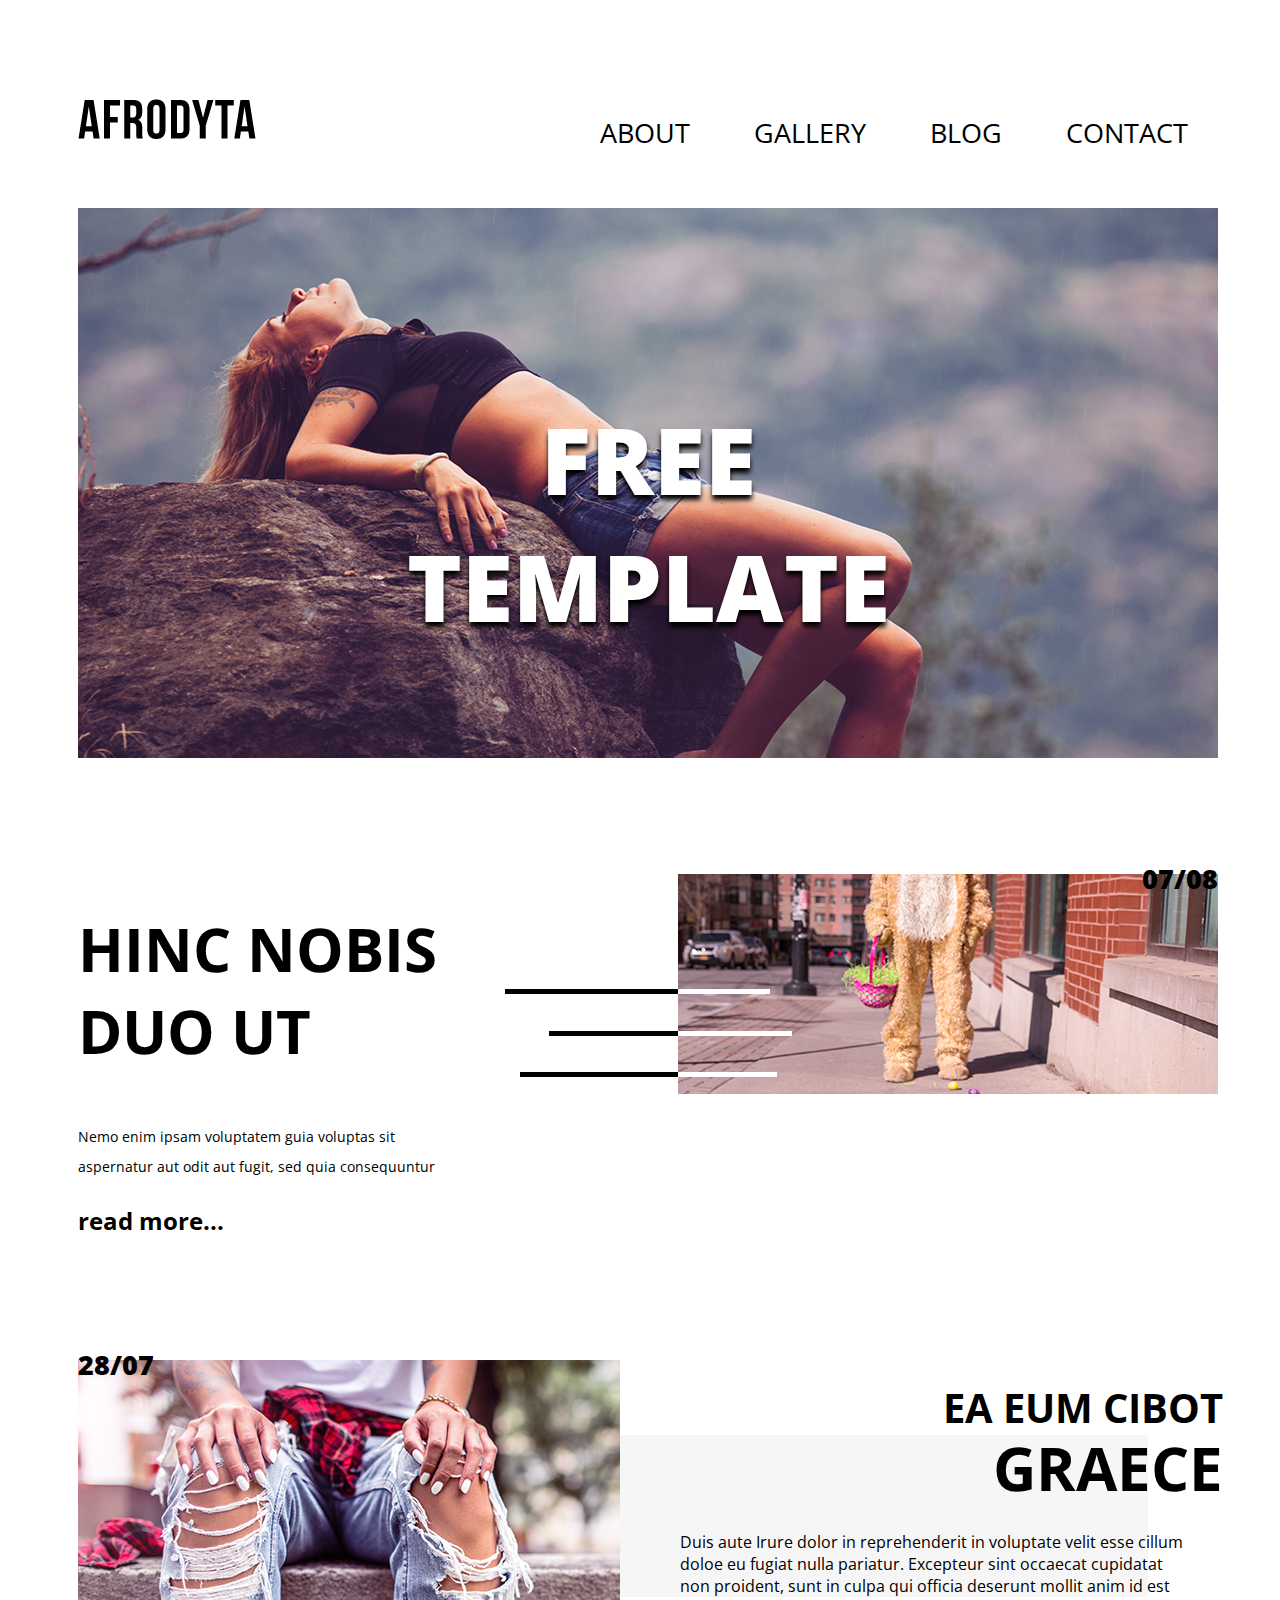
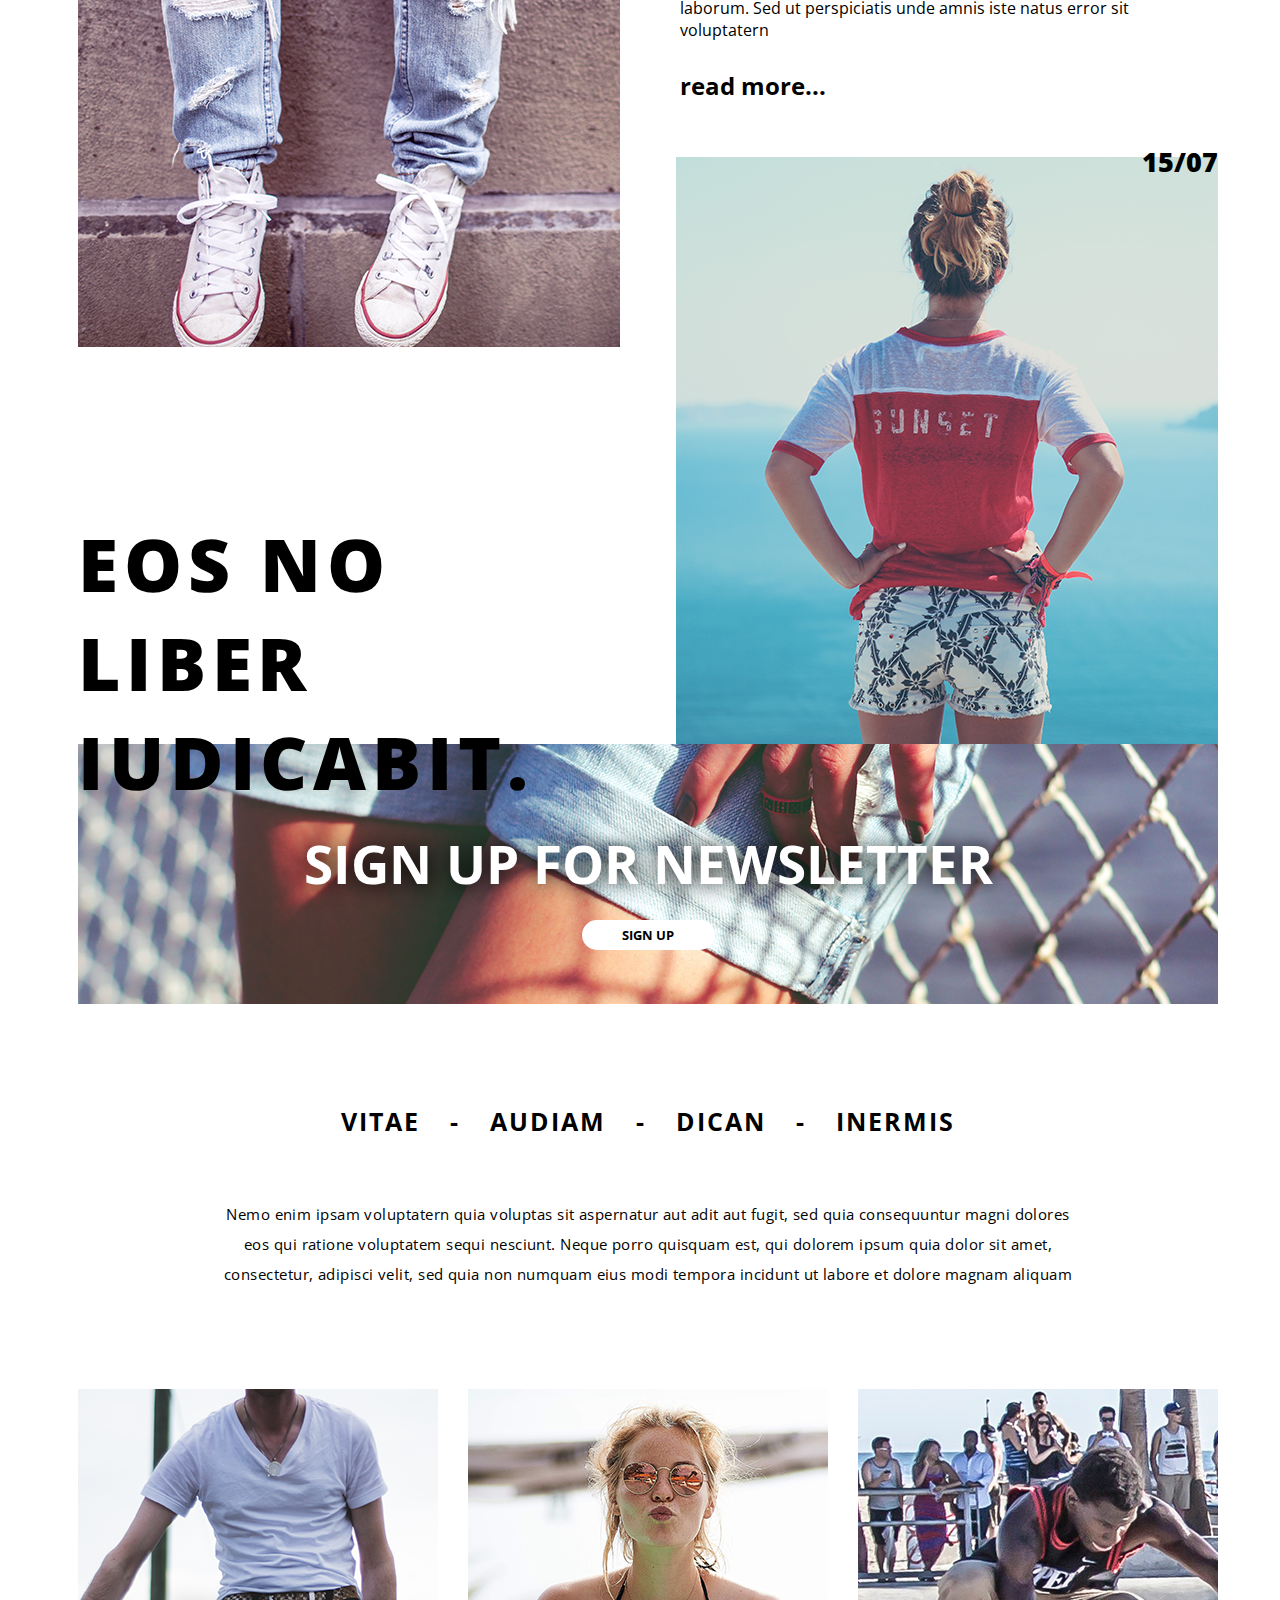
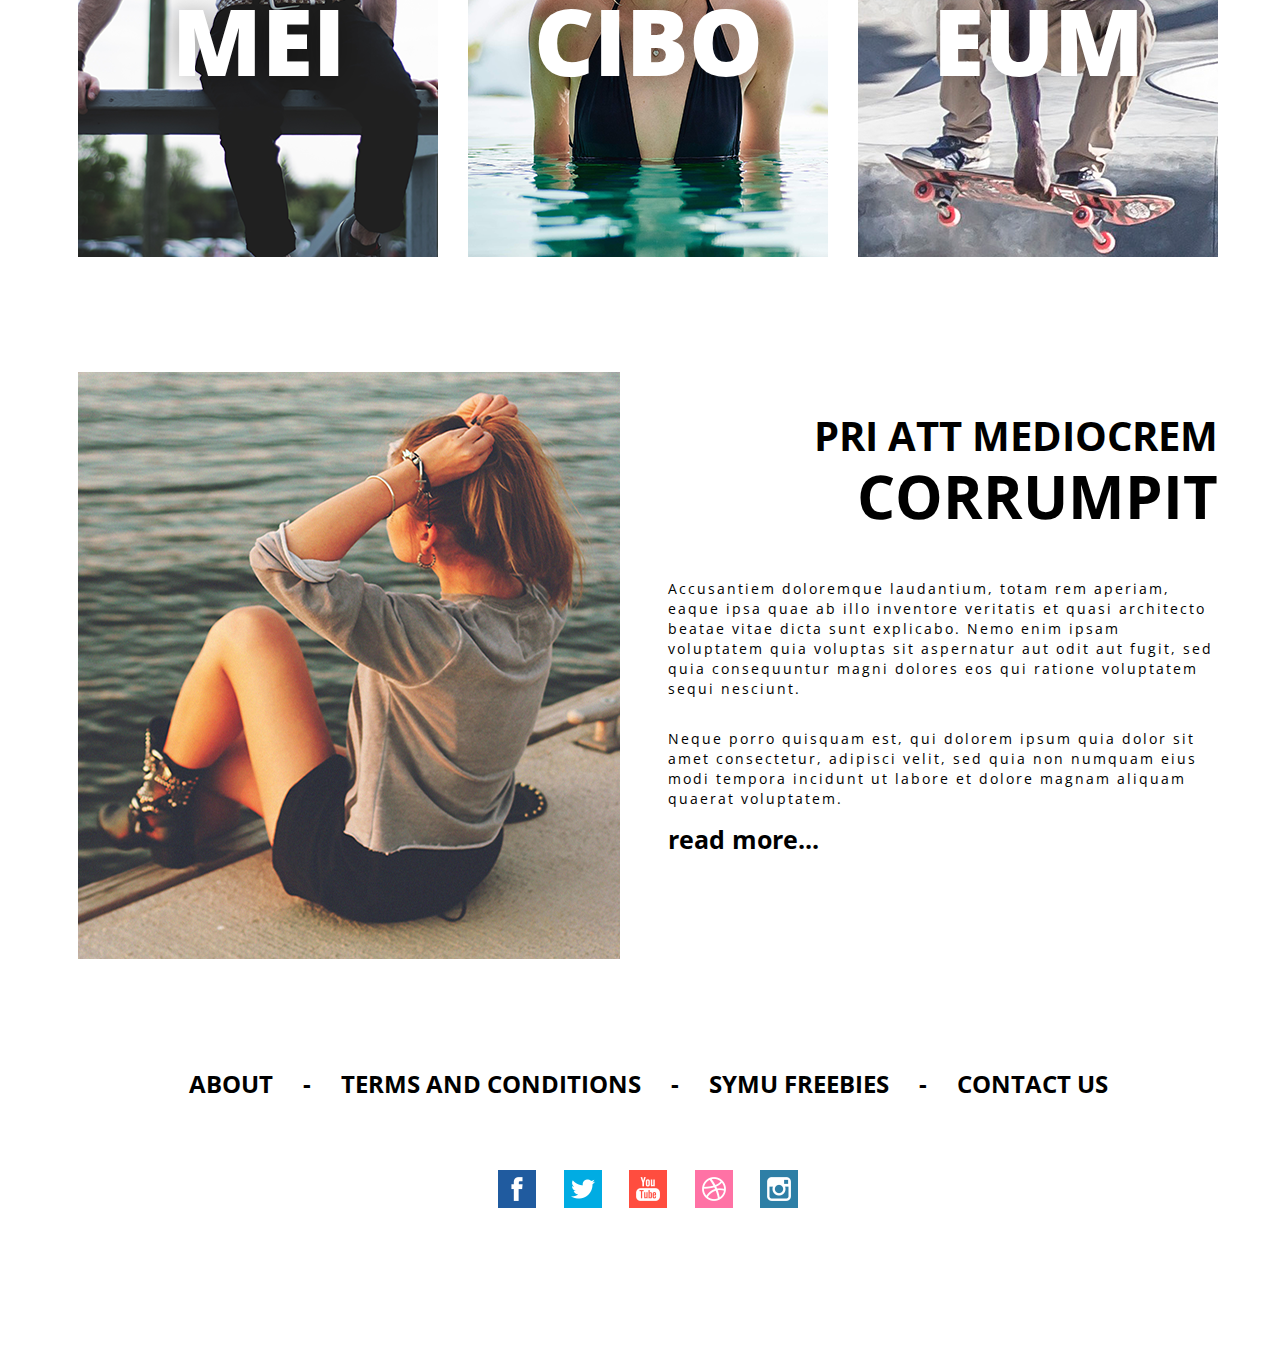
<file: Afrodyta/Code/index.html>
<!DOCTYPE html>
<html>
  <head>
    <meta charset="utf-8">
    <meta name="viewport" content="width=device-width, initial-scale=1">
    <meta http-equiv="x-ua-compatible" content="ie=edge">
    <title>Afrodyta</title>
    <link rel="stylesheet" href="https://fonts.googleapis.com/css?family=Open+Sans:400,700,800">
    <link rel="stylesheet" href="https://maxcdn.bootstrapcdn.com/bootstrap/4.0.0-alpha.2/css/bootstrap.min.css" integrity="sha384-y3tfxAZXuh4HwSYylfB+J125MxIs6mR5FOHamPBG064zB+AFeWH94NdvaCBm8qnd" crossorigin="anonymous">
    <link rel="stylesheet" href="CSS/index.css">
  </head>
  <body>
    <div class="content">
    <header>
      <img src="../Images/afrodytaLogo.png" alt="Afrodyta Logo">
      <nav>
        <ul>
          <li class = "Click">ABOUT</li>
          <li class = "Click">GALLERY</li>
          <li class = "Click">BLOG</li>
          <li class = "Click">CONTACT</li>
        </ul>
      </nav>
    </header>
    <div class="banner">
      <h1>FREE TEMPLATE</h1>
    </div>
    <div class="textbox1">
      <h2>HINC NOBIS DUO UT</h2>
      <p>Nemo enim ipsam voluptatem guia voluptas sit aspernatur aut odit aut fugit, sed quia consequuntur</p>
      <p class = "Click">read more...</p>
    </div>
    <div class="Costume">
      <h2>07/08</h2>
    </div>
    <div class="rippedJeans">
      <h2>28/07</h2>
    </div>
    <div class = "textbox2">
      <h2>EA EUM CIBOT<br><span>GRAECE</span></h2>
      <p>Duis aute Irure dolor in reprehenderit in voluptate velit esse cillum doloe eu fugiat nulla pariatur. Excepteur sint occaecat cupidatat non proident, sunt in culpa qui officia deserunt mollit anim id est laborum. Sed ut perspiciatis unde amnis iste natus error sit voluptatern</p>
      <p class = "Click">read more...</p>
    </div>
    <div class="behindPhoto">
      <h2>15/07</h2>
    </div>
    <div class="textbox3">
      <h1>EOS NO LIBER IUDICABIT.</h1>
    </div>
    <div>
      <div class="signUp">
        <h1>SIGN UP FOR NEWSLETTER</h1>
        <button class = "Click">SIGN UP</button>
      </div>
      <h2 class = "Vitae">VITAE<span> </span>-<span> </span>AUDIAM<span> </span>-<span> </span>DICAN<span> </span>-<span> </span>INERMIS</h2>
      <p class = "vitaeText">Nemo enim ipsam voluptatern quia voluptas sit aspernatur aut adit aut fugit, sed quia consequuntur magni dolores eos qui ratione voluptatem sequi nesciunt. Neque porro quisquam est, qui dolorem ipsum quia dolor sit amet, consectetur, adipisci velit, sed quia non numquam eius modi tempora incidunt ut labore et dolore magnam aliquam</p>
      <div class="photoWrapper">
        <div class = "MEI">
          <h1>MEI</h1>
        </div>
        <div class = "CIBO">
          <h1>CIBO</h1>
        </div>
        <div class = "EUM">
          <h1>EUM</h1>
        </div>
      </div>
      <div class="femaleSunset"></div>
      <div class = "textbox4">
        <h2>PRI ATT MEDIOCREM <br><span>CORRUMPIT</span></h2>
        <p>Accusantiem doloremque laudantium, totam rem aperiam, eaque ipsa quae ab illo inventore veritatis et quasi architecto beatae vitae dicta sunt explicabo. Nemo enim ipsam voluptatem quia voluptas sit aspernatur aut odit aut fugit, sed quia consequuntur magni dolores eos qui ratione voluptatem sequi nesciunt.</p>
        <p>Neque porro quisquam est, qui dolorem ipsum quia dolor sit amet consectetur, adipisci velit, sed quia non numquam eius modi tempora incidunt ut labore et dolore magnam aliquam quaerat voluptatem.</p>
        <p class = "Click">read more...</p>
      </div>
      <div class="footerMenu">
        <h2 class = "Click">ABOUT<span> </span>-<span> </span>TERMS AND CONDITIONS<span> </span>-<span> </span>SYMU FREEBIES<span> </span>-<span> </span>CONTACT US</h2>
      </div>
      <div class="socialMedia">
        <a href="#"><img src="../Images/facebookIcon.png" alt="Facebook Icon"></a>
        <a href="#"><img src="../Images/twitterIcon.png" alt="Twitter Icon"></a>
        <a href="#"><img src="../Images/YoutubeIcon.png" alt="Youtube Icon"></a>
        <a href="#"><img src="../Images/BasketballIcon.png" alt="Basketball Icon"></a>
        <a href="#"><img src="../Images/InstagramIcon.png" alt="Instagram Icon"></a>
      </div>
    </div>
</div>
<div class = "signUpOverlay">
  <div class = "thankyouOverlay">
    <div class = "Logo">
      <img src="../Images/SymuLogo.png" alt="SymuLogo">
    </div>
    <h1>Thank you very much to Symu for allowing me to use this template!</h1>
    <p>Use the contact information on the portfolio page to get in touch with me.</p>
    <button><a href="http://www.menatpink.com">menatpink.com</a></button>
  </div>
</div>

    <script src="https://ajax.googleapis.com/ajax/libs/jquery/2.1.4/jquery.min.js"></script>
    <script src="https://maxcdn.bootstrapcdn.com/bootstrap/4.0.0-alpha.2/js/bootstrap.min.js" integrity="sha384-vZ2WRJMwsjRMW/8U7i6PWi6AlO1L79snBrmgiDpgIWJ82z8eA5lenwvxbMV1PAh7" crossorigin="anonymous"></script>
    <script src="../Code/JS/index.js"></script>
  </body>
</html>
</file>
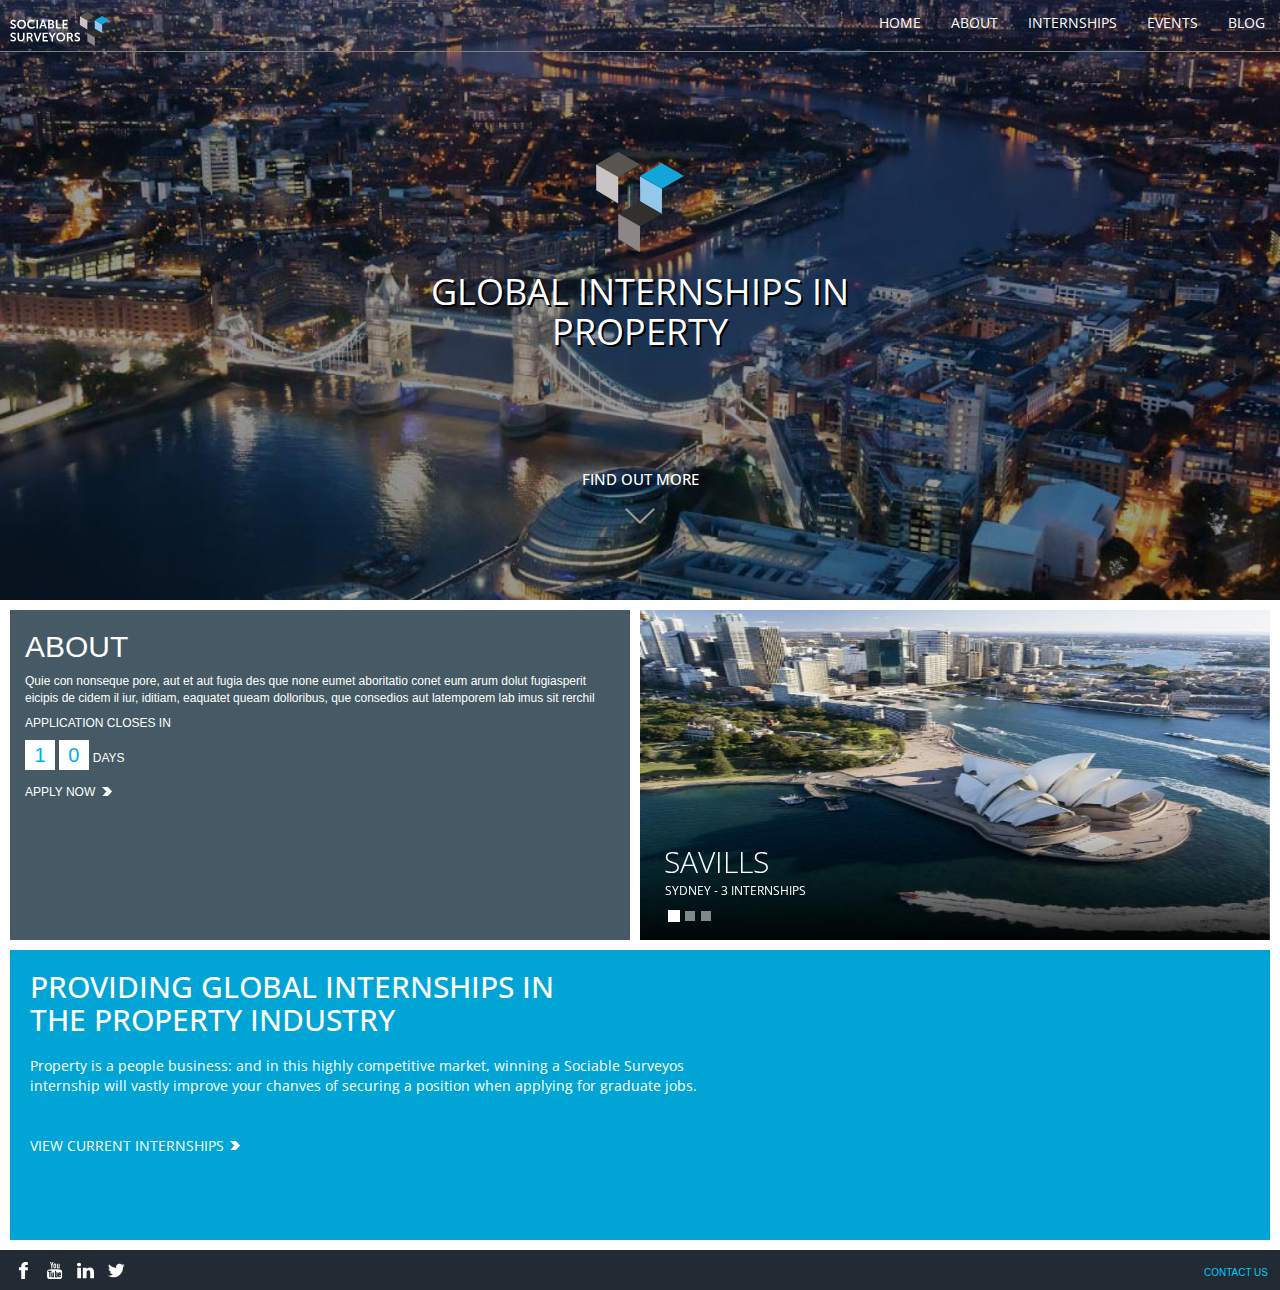
<file: CodingPortfolio/Draft2/index.html>
<!DOCTYPE html>
<html>
  <head>
    <meta charset="utf-8">
    <meta name="viewport" content="width=device-width, initial-scale=1">
    <meta http-equiv="x-ua-compatible" content="ie=edge">
    <title>Sociable Surveyors</title>
    <link rel="stylesheet" href="https://maxcdn.bootstrapcdn.com/bootstrap/3.3.7/css/bootstrap.min.css">
    <link rel="stylesheet" href="https://fonts.googleapis.com/css?family=Open+Sans:300,400">
    <link rel="stylesheet" href="CSS\index.css">
  </head>
  <body>
    <div class="section1 container-fluid">
      <header class="header">
        <img class="logo" src="GivenMedia\mini-project\logo.svg" alt="Logo">
        <ul>
          <li>HOME</li>
          <li><a href="https://google.com">ABOUT</a></li>
          <li>INTERNSHIPS</li>
          <li>EVENTS</li>
          <li>BLOG</li>
        </ul>
      </header>
      <img class="centerImage" src="GivenMedia\mini-project\logo-icon.svg" alt="Logo">
      <div class="titleContainer"><h1>GLOBAL INTERNSHIPS IN PROPERTY</h1></div>
      <h6>FIND OUT MORE</h6>
      <img class="scrollDownChevron" src="OtherImages/Icons/DownwardFacingArrow.svg" alt="Downward Facing Arrow">
    </div>
    <div class="container">
      <div class="row">
        <div class="section2 col-xs-6">
          <h2>ABOUT</h2>
          <p>Quie con nonseque pore, aut et aut fugia des que none eumet aboritatio conet eum arum dolut fugiasperit eicipis de cidem il iur, iditiam, eaquatet queam dolloribus, que consedios aut latemporem lab imus sit rerchil</p>
          <h6>APPLICATION CLOSES IN</h6>
          <div class="appCountdown"><p>1</p></div>
          <div class="appCountdown"><p>0</p></div>
          <h6>DAYS</h6>
          <h6>APPLY NOW
            <img src="OtherImages/Icons/rightChevron.svg">
          </h6>
        </div>
        <div class="section3 col-xs-6 carousel slide" id="myCarousel" data-ride="carousel">
          <ol class="carousel-indicators">
            <li data-target="#myCarousel" data-slide-to="0" class="active"></li>
            <li data-target="#myCarousel" data-slide-to="1"></li>
            <li data-target="#myCarousel" data-slide-to="2"></li>
          </ol>
          <div class="carousel-inner">
            <div class="item active">
              <img src="GivenMedia\mini-project\slider-image-1.jpg">
            </div>
            <div class="item">
              <img src="GivenMedia\mini-project\slider-image-2.jpg">
            </div>
            <div class="item">
              <img src="GivenMedia\mini-project\slider-image-3.jpg">
            </div>
          </div>
          <h2>SAVILLS</h2>
          <h6>SYDNEY - 3 INTERNSHIPS</h6>
        </div>
    </div>
  </div>
    <div class="section4">
      <h2>PROVIDING GLOBAL INTERNSHIPS IN THE PROPERTY INDUSTRY</h2>
      <p>Property is a people business: and in this highly competitive market, winning a Sociable Surveyos internship will vastly improve your chanves of securing a position when applying for graduate jobs.</p>
      <p>VIEW CURRENT INTERNSHIPS
        <img src="OtherImages/Icons/rightChevron.svg" />
      </p>
    </div>
    <div class="section5">
      <div class="socialMediaButtons">
        <img src="GivenMedia\mini-project\social-facebook.svg" alt="Facebook Icon">
        <img src="GivenMedia\mini-project\social-utube.svg" alt="Youtube Icon">
        <img src="GivenMedia\mini-project\social-linked.svg" alt="Linkedin Icon">
        <img src="GivenMedia\mini-project\social-twitter.svg" alt="Twitter Icon">
      </div>
      <p>CONTACT US</p>
    </div>


    <script src="https://ajax.googleapis.com/ajax/libs/jquery/2.1.4/jquery.min.js"></script>
    <script src="https://maxcdn.bootstrapcdn.com/bootstrap/3.3.7/js/bootstrap.min.js"></script>
  </body>
</html>
</file>
<file: BlogUI/CSS/index.css>
body {
  max-width: 1600px;
  height: 1400px;
  background-color: #e2e7ec;
  margin: 0; }

.conceptCars {
  max-width: 740px;
  height: 540px;
  background: linear-gradient(transparent 40%, rgba(0, 0, 0, 0.7)), url("../Images/redCar.png"); }
  .conceptCars h2 {
    width: 400px;
    font-family: 'Alegreya Sans SC', sans-serif;
    text-align: left;
    font-weight: 700;
    color: white;
    margin-top: 30px;
    margin-left: 40px;
    font-size: 31.2px; }
  .conceptCars p {
    font-family: 'Alegreya Sans SC', sans-serif;
    text-align: left;
    font-weight: 700;
    color: #98958e;
    margin-left: 40px;
    margin-top: 400px; }

.designInspiration {
  padding: 0;
  width: 360px;
  height: 540px;
  background-color: #fff;
  margin-left: 20px;
  margin-top: 20px;
  font-family: 'Alegreya Sans SC', sans-serif;
  text-align: left;
  font-weight: 700;
  margin-top: 0; }
  .designInspiration h2 {
    font-size: 25px;
    font-weight: 700;
    margin-left: 28px;
    max-width: 300px; }
  .designInspiration p {
    margin-top: 28px;
    margin-left: 28px;
    color: #818181; }
  .designInspiration img:nth-of-type(2) {
    position: absolute;
    bottom: 26px;
    left: 26px; }

.webPhotos {
  padding: 0;
  width: 360px;
  height: 540px;
  background-color: #fff;
  margin-left: 20px;
  margin-top: 20px;
  font-family: 'Alegreya Sans SC', sans-serif;
  text-align: left;
  font-weight: 700;
  margin-left: 0px; }
  .webPhotos h2 {
    font-size: 25px;
    font-weight: 700;
    margin-left: 28px;
    max-width: 300px; }
  .webPhotos p {
    margin-top: 28px;
    margin-left: 28px;
    color: #818181; }
  .webPhotos img:nth-of-type(2) {
    position: absolute;
    bottom: 26px;
    left: 26px; }

.careerHacks {
  padding: 0;
  width: 360px;
  height: 540px;
  background-color: #fff;
  margin-left: 20px;
  margin-top: 20px;
  font-family: 'Alegreya Sans SC', sans-serif;
  text-align: left;
  font-weight: 700; }
  .careerHacks h2 {
    margin-top: 60px; }
  .careerHacks h2 {
    font-size: 25px;
    font-weight: 700;
    margin-left: 28px;
    max-width: 300px; }
  .careerHacks p {
    margin-top: 28px;
    margin-left: 28px;
    color: #818181; }
  .careerHacks img:nth-of-type(2) {
    position: absolute;
    bottom: 26px;
    left: 26px; }

.photographyCourse {
  padding: 0;
  width: 360px;
  height: 540px;
  background-color: #fff;
  margin-left: 20px;
  margin-top: 20px;
  font-family: 'Alegreya Sans SC', sans-serif;
  text-align: left;
  font-weight: 700; }
  .photographyCourse h2 {
    font-size: 25px;
    font-weight: 700;
    margin-left: 28px;
    max-width: 300px; }
  .photographyCourse p {
    margin-top: 28px;
    margin-left: 28px;
    color: #818181; }
  .photographyCourse img:nth-of-type(2) {
    position: absolute;
    bottom: 26px;
    left: 26px; }

.contentLoad {
  width: 200px;
  margin: auto;
  margin-top: 115px; }
  .contentLoad img {
    width: 26px;
    height: 26px;
    display: inline-block; }
  .contentLoad p {
    color: #99a5b0;
    font-family: 'Alegreya Sans SC', sans-serif;
    text-align: left;
    font-weight: 700;
    padding-top: 4px;
    float: right;
    text-align: center; }

@media (max-width: 1200px) {
  .conceptCars {
    float: none;
    clear: both;
    margin: auto;
    margin-top: 20px; }
    .conceptCars p {
      margin: 0;
      padding-top: 400px; }
    .conceptCars h2 {
      font-size: 20px;
      max-width: 400px;
      margin: 0;
      margin-top: 10px;
      width: inherit; }

  .designInspiration {
    float: none;
    clear: both;
    margin: auto;
    margin-top: 20px;
    margin-top: 20px; }

  .webPhotos {
    float: none;
    clear: both;
    margin: auto;
    margin-top: 20px; }

  .careerHacks {
    float: none;
    clear: both;
    margin: auto;
    margin-top: 20px; }

  .photographyCourse {
    float: none;
    clear: both;
    margin: auto;
    margin-top: 20px; } }

/*# sourceMappingURL=index.css.map */
</file>
<file: Chess/CSS/index.css>
body {
  width: 100%;
  height: 3283px; }

.landingPage {
  width: 100%;
  height: 650px;
  background: linear-gradient(rgba(120, 120, 120, 0) 0%, rgba(127, 127, 127, 0.8)), url("../Images/chessBoard.png");
  background-position: center;
  background-repeat: no-repeat;
  background-size: cover; }
  .landingPage img {
    margin-left: 100px;
    margin-top: 40px; }
  .landingPage .menu {
    display: inline-block; }
  .landingPage ul {
    overflow: visible;
    padding: 0;
    display: block;
    list-style-type: none;
    color: white;
    flex-direction: column;
    margin: 40px 0px 0px 100px;
    border-bottom: solid 1px white;
    width: 50px; }
    .landingPage ul li {
      font-family: "Raleway", sans-serif;
      font-weight: 600;
      color: white;
      margin-bottom: 20px;
      width: 120px; }
  .landingPage .header {
    vertical-align: top;
    display: inline-block;
    margin-top: 50px;
    margin-left: 490px;
    width: 450px; }
    .landingPage .header h2 {
      padding-top: 12px;
      font-size: 20px;
      font-family: "Shrikhand", sans-serif;
      color: white;
      vertical-align: top;
      display: inline-block;
      width: 200px; }
    .landingPage .header button {
      float: right;
      height: 48px;
      width: 196px;
      font-family: "Raleway", sans-serif;
      font-weight: 600;
      color: white;
      background: white;
      border: none;
      display: inline-block;
      color: black;
      border-radius: 2px; }
  .landingPage .title {
    display: inline-block;
    margin: 175px 0px 0px 100px;
    width: 500px; }
    .landingPage .title h1 {
      color: white;
      font-family: "Oswald", sans-serif;
      margin-bottom: 25px; }
    .landingPage .title h6 {
      font-family: "Raleway", sans-serif;
      font-weight: 600;
      color: white;
      font-size: 12px; }
  .landingPage .languageSelection {
    margin-left: 420px;
    margin-bottom: 60px;
    vertical-align: middle;
    display: inline-block;
    font-family: "Raleway", sans-serif;
    font-weight: 600;
    color: white;
    border-bottom: solid 1px white;
    overflow: visible;
    width: 22.50px; }
    .landingPage .languageSelection p {
      font-size: 12px;
      margin: 0;
      width: 100px; }

.bio .background {
  margin: auto;
  overflow: visible;
  margin-top: 130px;
  background-color: #f6f6f6;
  width: 1000px;
  height: 270px; }
.bio .Label {
  margin-top: -40px;
  margin-left: 45px;
  display: inline-block;
  width: 60px;
  height: 414px; }
.bio .pictureLabelLine {
  width: 2px;
  height: 105px;
  background-color: black;
  display: block;
  margin: auto;
  vertical-align: top; }
.bio .portraitCaption {
  font-size: 2rem;
  margin-top: 70px;
  margin-left: -25px;
  display: inline-block;
  font-family: "Oswald", sans-serif;
  width: 100px;
  transform: rotateZ(-90deg); }
.bio img {
  vertical-align: top;
  margin-top: -42px; }
.bio .bioDescription {
  width: 430px;
  float: right;
  margin-top: -40px;
  margin-right: 45px; }
.bio p:nth-of-type(1) span {
  display: inline-block;
  margin-top: -10px;
  font-size: 4em;
  font-family: "Oswald", sans-serif; }
.bio .bioImageButton {
  width: 225px;
  height: 44px;
  background-color: white;
  border: solid 2px black;
  float: left;
  margin-top: 40px; }
.bio .bioBackground2 {
  position: relative;
  margin-top: 225px;
  margin-left: 100px;
  width: 500px;
  height: 270px;
  float: left; }
  .bio .bioBackground2 img {
    position: absolute;
    top: -30px;
    right: 40px;
    margin-top: 0; }
  .bio .bioBackground2 h2 {
    margin-top: -20px;
    margin-left: 35px;
    width: 280px;
    font-size: 2rem;
    font-family: "Oswald", sans-serif; }
  .bio .bioBackground2 h6 {
    margin-left: 35px;
    margin-top: 25px;
    font-family: "Raleway", sans-serif;
    font-weight: bold; }
  .bio .bioBackground2 p {
    margin-left: 35px;
    width: 400px;
    height: 100px;
    margin-top: 30px;
    font-family: "Raleway", sans-serif; }
  .bio .bioBackground2 .Button2 {
    width: 225px;
    height: 44px;
    background-color: white;
    border: solid 2px black;
    float: left;
    margin-left: 35px;
    margin-top: 70px; }
  .bio .bioBackground2 .labelLine {
    float: right;
    margin-top: 90px;
    width: 200px;
    height: 1px;
    display: inline-block;
    background-color: #e9e8e4; }
.bio .Slideshow {
  float: right;
  overflow: visible;
  margin-top: 100px;
  margin-right: 98.46px;
  width: 454px;
  height: 303px;
  background-image: url("../Images/smallChessBoard.png");
  background-position: center; }
  .bio .Slideshow h3 {
    font-size: 1.8rem;
    letter-spacing: 0.08em;
    margin-top: 64px;
    margin-left: 48px;
    width: 300px;
    height: 75px;
    font-family: "Oswald", sans-serif;
    color: white; }
  .bio .Slideshow button {
    width: 225px;
    height: 44px;
    background-color: white;
    border: solid 2px black;
    float: left;
    border: none;
    margin-left: 48px;
    margin-top: 62px;
    width: 200px;
    font-weight: bold;
    font-size: 14px;
    border-radius: 2px; }
  .bio .Slideshow .slideshowMenu {
    width: 100px;
    height: 30px;
    margin-top: 180px; }
  .bio .Slideshow .slideshowIcon {
    background-color: #e5e5e5;
    width: 8px;
    height: 8px;
    border-radius: 50px;
    display: inline-block;
    transition: all ease-in 0.5s; }
    .bio .Slideshow .slideshowIcon:hover {
      background-color: black;
      cursor: pointer; }
  .bio .Slideshow .slideshowSignOff {
    font-family: "Raleway", sans-serif;
    font-size: 14px;
    font-weight: bold;
    float: right;
    width: 160px;
    height: 20px;
    margin-top: -28px; }
    .bio .Slideshow .slideshowSignOff p {
      display: inline-block; }
  .bio .Slideshow .signOffLabelLine {
    vertical-align: middle;
    display: inline-block;
    margin-left: 20px;
    height: 1px;
    background-color: black;
    width: 50px; }

.antiqueChess {
  width: 100%;
  height: 623px;
  background: linear-gradient(rgba(0, 0, 0, 0.7) 0%, rgba(0, 0, 0, 0.3) 40%), url("../Images/antiqueChessBoard.png");
  background-repeat: no-repeat;
  background-size: cover;
  clear: both;
  margin-top: 664px; }
  .antiqueChess h2 {
    font-family: "Raleway", sans-serif;
    font-weight: 600;
    color: white;
    font-family: "Oswald", sans-serif;
    margin-left: 96px;
    padding-top: 160px;
    width: 400px; }
  .antiqueChess p {
    font-family: "Raleway", sans-serif;
    font-weight: 600;
    color: white;
    max-width: 530px;
    margin-top: 35px;
    margin-left: 96px;
    font-weight: lighter; }
  .antiqueChess button {
    font-family: "Raleway", sans-serif;
    font-weight: 600;
    color: white;
    width: 225px;
    height: 44px;
    background-color: white;
    border: solid 2px black;
    float: left;
    font-weight: lighter;
    font-size: 14px;
    background-color: transparent;
    margin-top: 60px;
    margin-left: 96px;
    border: solid 2px white; }

.section3Background {
  overflow: visible;
  position: relative;
  width: 1000px;
  height: 257px;
  margin: auto;
  margin-top: 125px;
  background-color: #f6f6f6; }
  .section3Background .coffeeTableSection {
    display: inline-block; }
  .section3Background h6 {
    margin-left: 25px;
    margin-top: 80px;
    font-family: "Oswald", sans-serif;
    font-weight: bolder;
    font-size: 1.5rem;
    letter-spacing: 0.06em;
    position: absolute;
    transform: rotateZ(-90deg); }
  .section3Background .imgLabelLine {
    position: absolute;
    margin-left: 52px;
    margin-top: -40px;
    width: 1px;
    height: 75px;
    background-color: black; }
  .section3Background .coffeeTable {
    margin-left: 100px;
    margin-top: -40px; }
  .section3Background h3 {
    font-size: 1.2rem;
    width: 270px;
    margin-left: 100px; }
  .section3Background p {
    width: 338px;
    margin-left: 100px; }
  .section3Background button {
    width: 225px;
    height: 44px;
    background-color: white;
    border: solid 2px black;
    float: left;
    margin-left: 100px; }
  .section3Background .forestSection {
    float: right;
    display: inline-block;
    margin-right: 161px; }
    .section3Background .forestSection .forest {
      margin-top: -40px; }
    .section3Background .forestSection h3 {
      margin-left: 10px; }
    .section3Background .forestSection p {
      margin-left: 10px; }
    .section3Background .forestSection button {
      margin-left: 10px; }
    .section3Background .forestSection h4 {
      position: absolute;
      top: 28px;
      right: 55px;
      font-family: "Raleway", sans-serif;
      font-weight: bolder;
      font-size: 1rem;
      border-bottom: solid 1px black; }
    .section3Background .forestSection .arrowIcon {
      position: absolute;
      top: 35px;
      right: 25px; }

footer {
  position: relative;
  width: 100%;
  height: 240px;
  background-color: #252729;
  clear: both;
  margin-top: 323px; }
  footer .footerQueen {
    display: inline-block;
    position: absolute;
    top: 62px;
    left: 100px; }
    footer .footerQueen img {
      width: 50px; }
  footer ul {
    padding-top: 40px;
    margin-left: 325px;
    font-family: "Raleway", sans-serif;
    font-weight: 600;
    color: white;
    font-weight: lighter;
    display: inline-block;
    list-style-type: none;
    cursor: pointer; }
    footer ul li {
      font-size: 1.2rem;
      margin: 8px; }
  footer .contact {
    margin-top: 65px;
    margin-right: 50px;
    width: 300px;
    float: right;
    display: inline-block; }
    footer .contact h3 {
      text-align: center;
      font-family: "Raleway", sans-serif;
      font-weight: 600;
      color: white;
      font-size: 23px;
      font-family: "Shrikhand", sans-serif;
      margin-bottom: 25px; }
    footer .contact button {
      width: 225px;
      height: 44px;
      background-color: white;
      border: solid 2px black;
      float: left;
      float: none;
      display: block;
      margin: auto;
      font-weight: bolder;
      width: 200px;
      height: 47px;
      border: none;
      border-radius: 2px; }

/*# sourceMappingURL=index.css.map */
</file>
<file: Dice/index.css>
* {
  font-family: Helvetica, Arial, sans-serif;
  text-align: center;
}
button {
  background-color: rgb(82, 186, 179);
  border-radius: 6px;
  border: none;
  color: rgb(255, 255, 255);
  padding: 10px;
  text-transform: uppercase;
  width: 200px;
  cursor: pointer;
}
#placeholder {
  height: 100px;
  width: 100px;
  padding: 50px;
  margin: 50px auto;
  border: 1px solid gray;
  border-radius: 10px;
  font-size:80px;
}
</file>
<file: MusicPorfolio/assets/css/main.css>
@font-face {
  font-family: 'Montserrat';
  src: url("fonts/Montserrat-Black.eot");
  src: local("☺"), url("fonts/Montserrat-Black.woff") format("woff"), url("fonts/Montserrat-Black.ttf") format("truetype"), url("fonts/Montserrat-Black.svg") format("svg");
  font-weight: 900;
  font-style: normal
}

@font-face {
  font-family: 'Montserrat';
  src: url("fonts/Montserrat-Bold.eot");
  src: local("☺"), url("fonts/Montserrat-Bold.woff") format("woff"), url("fonts/Montserrat-Bold.ttf") format("truetype"), url("fonts/Montserrat-Bold.svg") format("svg");
  font-weight: 700;
  font-style: normal
}

@font-face {
  font-family: 'Montserrat';
  src: url("fonts/Montserrat-Regular.eot");
  src: local("☺"), url("fonts/Montserrat-Regular.woff") format("woff"), url("fonts/Montserrat-Regular.ttf") format("truetype"), url("fonts/Montserrat-Regular.svg") format("svg");
  font-weight: 400;
  font-style: normal
}

@font-face {
  font-family: 'Montserrat';
  src: url("fonts/Montserrat-Light.eot");
  src: local("☺"), url("fonts/Montserrat-Light.woff") format("woff"), url("fonts/Montserrat-Light.ttf") format("truetype"), url("fonts/Montserrat-Light.svg") format("svg");
  font-weight: 300;
  font-style: normal
}


/*! normalize.css v3.0.2 | MIT License | git.io/normalize */

html {
  font-family: sans-serif;
  -ms-text-size-adjust: 100%;
  -webkit-text-size-adjust: 100%
}

body {
  margin: 0
}

article, aside, details, figcaption, figure, footer, header, hgroup, main, menu, nav, section, summary {
  display: block
}

audio, canvas, progress, video {
  display: inline-block;
  vertical-align: baseline
}

audio:not([controls]) {
  display: none;
  height: 0
}

[hidden], template {
  display: none
}

a {
  background-color: transparent
}

a:active, a:hover {
  outline: 0
}

abbr[title] {
  border-bottom: 1px dotted
}

b, strong {
  font-weight: bold
}

dfn {
  font-style: italic
}

h1 {
  font-size: 2em;
  margin: 0.67em 0
}

mark {
  background: #ff0;
  color: #000
}

small {
  font-size: 80%
}

sub, sup {
  font-size: 75%;
  line-height: 0;
  position: relative;
  vertical-align: baseline
}

sup {
  top: -0.5em
}

sub {
  bottom: -0.25em
}

img {
  border: 0
}

svg:not(:root) {
  overflow: hidden
}

figure {
  margin: 1em 40px
}

hr {
  box-sizing: content-box;
  height: 0
}

pre {
  overflow: auto
}

code, kbd, pre, samp {
  font-family: monospace, monospace;
  font-size: 1em
}

button, input, optgroup, select, textarea {
  color: inherit;
  font: inherit;
  margin: 0
}

button {
  overflow: visible
}

button, select {
  text-transform: none
}

button, html input[type="button"], input[type="reset"], input[type="submit"] {
  -webkit-appearance: button;
  cursor: pointer
}

button[disabled], html input[disabled] {
  cursor: default
}

button::-moz-focus-inner, input::-moz-focus-inner {
  border: 0;
  padding: 0
}

input {
  line-height: normal
}

input[type="checkbox"], input[type="radio"] {
  box-sizing: border-box;
  padding: 0
}

input[type="number"]::-webkit-inner-spin-button, input[type="number"]::-webkit-outer-spin-button {
  height: auto
}

input[type="search"] {
  -webkit-appearance: textfield;
  box-sizing: content-box
}

input[type="search"]::-webkit-search-cancel-button, input[type="search"]::-webkit-search-decoration {
  -webkit-appearance: none
}

fieldset {
  border: 1px solid #c0c0c0;
  margin: 0 2px;
  padding: 0.35em 0.625em 0.75em
}

legend {
  border: 0;
  padding: 0
}

textarea {
  overflow: auto
}

optgroup {
  font-weight: bold
}

table {
  border-collapse: collapse;
  border-spacing: 0
}

td, th {
  padding: 0
}

::-moz-selection {
  background: #FFF498
}

::selection {
  background: #FFF498
}

::-moz-selection {
  background: #FFF498
}

img::-moz-selection {
  background: transparent
}

img::selection {
  background: transparent
}

img::-moz-selection {
  background: transparent
}

body {
  -webkit-tap-highlight-color: #FFF498
}

body {
  background-color: #0c0c0c;
  font-size: 14px;
  line-height: 1.6;
  font-family: "Montserrat", sans-serif;
  color: #fff;
  -webkit-font-smoothing: antialiased;
  -webkit-text-size-adjust: 100%
}

.l-viewport {
  position: relative;
  width: 100%;
  height: 100vh;
  box-shadow: 0 0 45px 5px rgba(0, 0, 0, 0.85);
  overflow: hidden
}

.l-wrapper {
  position: relative;
  width: 1440px;
  max-width: 90%;
  height: 100%;
  margin: 0 auto
}

.l-side-nav {
  position: absolute;
  left: 0;
  display: -webkit-box;
  display: -webkit-flex;
  display: -ms-flexbox;
  display: flex;
  height: 100%;
  -webkit-box-align: center;
  -webkit-align-items: center;
  -ms-flex-align: center;
  align-items: center
}

.l-side-nav::before {
  content: "";
  position: absolute;
  top: 50%;
  left: 0;
  -webkit-transform: translateY(-50%);
  transform: translateY(-50%);
  width: 2px;
  height: 70%;
  max-height: 750px;
  background-color: #555;
  opacity: .35;
  z-index: 10
}

@media (max-width: 1180px) {
  .l-side-nav {
    display: none
  }
}

.l-main-content {
  position: relative;
  width: 100%;
  height: 100%;
  margin: 0;
  padding: 0;
  list-style: none
}

.l-section {
  position: absolute;
  width: 100%;
  height: 100%
}

.device-notification {
  display: none;
  position: fixed;
  top: 0;
  left: 0;
  width: 100%;
  height: 100%;
  -webkit-box-orient: vertical;
  -webkit-box-direction: normal;
  -webkit-flex-direction: column;
  -ms-flex-direction: column;
  flex-direction: column;
  -webkit-box-align: center;
  -webkit-align-items: center;
  -ms-flex-align: center;
  -ms-grid-row-align: center;
  align-items: center;
  -webkit-box-pack: center;
  -webkit-justify-content: center;
  -ms-flex-pack: center;
  justify-content: center;
  background-color: #0c0c0c;
  z-index: 12
}

.device-notification--logo {
  display: -webkit-box;
  display: -webkit-flex;
  display: -ms-flexbox;
  display: flex;
  -webkit-box-align: center;
  -webkit-align-items: center;
  -ms-flex-align: center;
  align-items: center;
  text-decoration: none;
  color: #fff
}

.device-notification--logo p {
  margin: 0 0 0 10px;
  font-size: 16px;
  font-weight: 700;
  text-transform: uppercase
}

.device-notification--message {
  width: 70%;
  margin: 30px 0 0 0;
  font-weight: 700;
  text-align: center
}

@media (max-width: 767px) and (min-width: 601px) and (max-height: 680px) {
  .device-notification {
    display: -webkit-box;
    display: -webkit-flex;
    display: -ms-flexbox;
    display: flex
  }
}

@media (max-width: 600px) and (min-width: 480px) and (max-height: 580px) {
  .device-notification {
    display: -webkit-box;
    display: -webkit-flex;
    display: -ms-flexbox;
    display: flex
  }
}

@media (max-width: 736px) and (min-width: 360px) and (orientation: landscape) {
  .device-notification {
    display: -webkit-box;
    display: -webkit-flex;
    display: -ms-flexbox;
    display: flex
  }
}

@media(max-width: 359px) {
  .device-notification {
    display: -webkit-box;
    display: -webkit-flex;
    display: -ms-flexbox;
    display: flex
  }
}

.section {
  opacity: 0;
  visibility: hidden;
  -webkit-transition: opacity .4s ease-in-out, visibility 0s .4s;
  transition: opacity .4s ease-in-out, visibility 0s .4s
}

.section--is-active {
  opacity: 1;
  visibility: visible;
  z-index: 1;
  -webkit-transition: opacity .4s ease-in-out .4s;
  transition: opacity .4s ease-in-out .4s
}

.section--next {
  -webkit-transform: translateY(-45px);
  transform: translateY(-45px);
  -webkit-transition: -webkit-transform .4s ease-in-out;
  transition: -webkit-transform .4s ease-in-out;
  transition: transform .4s ease-in-out;
  transition: transform .4s ease-in-out, -webkit-transform .4s ease-in-out
}

.section--prev {
  -webkit-transform: translateY(45px);
  transform: translateY(45px);
  -webkit-transition: -webkit-transform .4s ease-in-out;
  transition: -webkit-transform .4s ease-in-out;
  transition: transform .4s ease-in-out;
  transition: transform .4s ease-in-out, -webkit-transform .4s ease-in-out
}

.header {
  position: absolute;
  top: 0;
  left: 0;
  display: -webkit-box;
  display: -webkit-flex;
  display: -ms-flexbox;
  display: flex;
  width: 100%;
  height: 70px;
  -webkit-box-align: center;
  -webkit-align-items: center;
  -ms-flex-align: center;
  align-items: center;
  -webkit-box-pack: justify;
  -webkit-justify-content: space-between;
  -ms-flex-pack: justify;
  justify-content: space-between;
  z-index: 10
}

.header--logo {
  display: -webkit-box;
  display: -webkit-flex;
  display: -ms-flexbox;
  display: flex;
  -webkit-box-align: center;
  -webkit-align-items: center;
  -ms-flex-align: center;
  align-items: center;
  text-decoration: none;
  color: #fff
}

.header--logo p {
  margin: 0 0 0 10px;
  font-size: 16px;
  font-weight: 700;
  text-transform: uppercase
}

.header--nav-toggle {
  display: -webkit-box;
  display: -webkit-flex;
  display: -ms-flexbox;
  display: flex;
  width: 50px;
  height: 50px;
  -webkit-box-orient: vertical;
  -webkit-box-direction: normal;
  -webkit-flex-direction: column;
  -ms-flex-direction: column;
  flex-direction: column;
  -webkit-box-align: center;
  -webkit-align-items: center;
  -ms-flex-align: center;
  align-items: center;
  -webkit-box-pack: center;
  -webkit-justify-content: center;
  -ms-flex-pack: center;
  justify-content: center;
  cursor: pointer
}

.header--nav-toggle span, .header--nav-toggle::before, .header--nav-toggle::after {
  content: "";
  position: relative;
  width: 16px;
  height: 2px;
  background-color: #fff
}

.header--nav-toggle::before {
  bottom: 5px;
  width: 23px
}

.header--nav-toggle::after {
  top: 5px;
  width: 23px
}

.header--cta {
  position: absolute;
  top: 50%;
  left: 50%;
  -webkit-transform: translate(-50%, -50%);
  transform: translate(-50%, -50%);
  padding: 0 20px;
  line-height: 30px;
  text-decoration: none;
  color: #fff;
  font-weight: 700;
  text-transform: uppercase;
  background-color: #0f33ff;
  border: none;
  opacity: 0;
  visibility: hidden;
  -webkit-transition: opacity .4s ease-in-out, visibility 0s .4s;
  transition: opacity .4s ease-in-out, visibility 0s .4s
}

.header--cta:focus {
  outline: none
}

.header--cta.is-active {
  opacity: 1;
  visibility: visible;
  -webkit-transition: opacity .4s ease-in-out .4s;
  transition: opacity .4s ease-in-out .4s
}

@media (max-width: 767px) {
  .header--cta {
    display: none
  }
}

.side-nav {
  position: relative;
  display: -webkit-box;
  display: -webkit-flex;
  display: -ms-flexbox;
  display: flex;
  width: 100px;
  height: 70%;
  max-height: 750px;
  -webkit-box-orient: vertical;
  -webkit-box-direction: normal;
  -webkit-flex-direction: column;
  -ms-flex-direction: column;
  flex-direction: column;
  -webkit-justify-content: space-around;
  -ms-flex-pack: distribute;
  justify-content: space-around;
  margin: 0;
  padding: 0;
  list-style-position: inside;
  z-index: 10
}

.side-nav>li {
  position: relative;
  top: -5px;
  color: #fff;
  font-size: 6px;
  cursor: pointer
}

.side-nav>li span {
  position: relative;
  top: 3px;
  left: 10px;
  color: #fff;
  font-size: 14px;
  font-weight: 300;
  opacity: 0;
  visibility: hidden
}

.side-nav>li::before {
  position: absolute;
  top: 3px;
  left: 10px;
  color: #555;
  font-size: 14px;
  font-weight: 300
}

.side-nav li:nth-child(1)::before {
  content: "01"
}

.side-nav li:nth-child(2)::before {
  content: "02"
}

.side-nav li:nth-child(3)::before {
  content: "03"
}

.side-nav li:nth-child(4)::before {
  content: "04"
}

.side-nav li:nth-child(5)::before {
  content: "05"
}

.side-nav li.is-active {
  color: #0f33ff;
  -webkit-transition: color .4s ease-in-out;
  transition: color .4s ease-in-out
}

.side-nav li.is-active span {
  opacity: 1;
  visibility: visible;
  -webkit-transition: opacity .4s ease-in-out;
  transition: opacity .4s ease-in-out
}

.side-nav li.is-active::before {
  left: -33px;
  color: #fff
}

.intro {
  position: relative;
  display: -webkit-box;
  display: -webkit-flex;
  display: -ms-flexbox;
  display: flex;
  width: 900px;
  max-width: 75%;
  height: 100%;
  -webkit-box-orient: vertical;
  -webkit-box-direction: normal;
  -webkit-flex-direction: column;
  -ms-flex-direction: column;
  flex-direction: column;
  -webkit-box-pack: center;
  -webkit-justify-content: center;
  -ms-flex-pack: center;
  justify-content: center;
  margin: 0 auto
}

@media (max-width: 1180px) {
  .intro {
    max-width: 100%
  }
}

.intro--banner {
  position: relative;
  height: 475px
}

.intro--banner::before {
  content: "";
  position: absolute;
  bottom: 20px;
  left: -15px;
  right: 0;
  height: 2px;
  background-color: #282828
}

.intro--banner::after {
  content: "";
  position: absolute;
  bottom: 18px;
  left: 0;
  width: 30px;
  height: 4px;
  background-color: #0f33ff
}

.intro--banner h1 {
  position: relative;
  font-size: 48px;
  font-weight: 900;
  line-height: 1;
  z-index: 1
}

.intro--banner button {
  position: relative;
  padding: 5px 17px 5px 12px;
  font-weight: 700;
  text-transform: uppercase;
  background-color: transparent;
  border: none
}

.intro--banner button .btn-background {
  position: absolute;
  top: 0;
  left: 23px;
  right: 0;
  height: 100%;
  background-color: #0f33ff;
  z-index: -1;
  -webkit-transition: left .2s ease-in-out;
  transition: left .2s ease-in-out
}

.intro--banner button:hover .btn-background {
  left: 0
}

.intro--banner button:focus {
  outline: none
}

.intro--banner button svg {
  position: relative;
  left: 5px;
  width: 15px;
  fill: #fff
}

.intro--banner img {
  position: absolute;
  bottom: 21px;
  right: -12px;
  max-width:414px;
  background-color:white;
}

.intro--options {
  display: -webkit-box;
  display: -webkit-flex;
  display: -ms-flexbox;
  display: flex;
  -webkit-box-pack: justify;
  -webkit-justify-content: space-between;
  -ms-flex-pack: justify;
  justify-content: space-between;
  margin: 0;
  padding: 0;
  list-style: none
}

.intro--options>a {
  max-width: 250px;
  text-decoration: none;
  color: #282828;
  -webkit-transition: color .2s ease-in-out;
  transition: color .2s ease-in-out
}

.intro--options>a:hover {
  color: #fff
}

.intro--options h3 {
  font-size: 16px;
  text-transform: uppercase
}

.intro--options p {
  margin-bottom: 0
}

@media (max-width: 900px) {
  .intro--banner {
    height: 380px
  }
  .intro--banner h1 {
    font-size: 55px
  }
  .intro--banner img {
    width: 430px
  }
  .intro--options>a {
    margin-right: 30px
  }
  .intro--options>a:last-child {
    margin-right: 0
  }
}

@media (max-width: 767px) {
  .intro--banner {
    height: 305px
  }
  .intro--banner h1 {
    font-size: 44px
  }
  .intro--banner img {
    width: 330px
  }
  .intro--options {
    display: block
  }
  .intro--options>a {
    display: block;
    max-width: 100%;
    margin: 0 0 30px 0
  }
  .intro--options>a:last-child {
    margin-bottom: 0
  }
}

@media (max-width: 600px) {
  .intro--banner {
    height: 360px
  }
  .intro--banner h1 {
    font-size: 55px
  }
  .intro--banner img {
    display: none
  }
}

@media (max-width: 600px) and (max-height: 750px) {
  .intro--banner {
    height: auto
  }
  .intro--banner::before, .intro--banner::after {
    display: none
  }
  .intro--banner h1 {
    margin-top: 0
  }
  .intro--options {
    display: none
  }
}

.work {
  position: relative;
  display: -webkit-box;
  display: -webkit-flex;
  display: -ms-flexbox;
  display: flex;
  width: 960px;
  max-width: 80%;
  height: 100%;
  -webkit-box-orient: vertical;
  -webkit-box-direction: normal;
  -webkit-flex-direction: column;
  -ms-flex-direction: column;
  flex-direction: column;
  -webkit-box-pack: center;
  -webkit-justify-content: center;
  -ms-flex-pack: center;
  justify-content: center;
  margin: 0 auto
}

@media (max-width: 1180px) {
  .work {
    max-width: 100%
  }
}

.work h2 {
  margin: 0 0 20px 0;
  font-size: 30px;
  text-align: center
}

.work--lockup {
  position: relative
}

.work--lockup .slider {
  position: relative;
  display: -webkit-box;
  display: -webkit-flex;
  display: -ms-flexbox;
  display: flex;
  width: 80%;
  margin: 0 auto;
  padding: 0;
  list-style: none
}

.work--lockup .slider--item {
  position: absolute;
  display: none;
  text-align: center
}

.work--lockup .slider--item a {
  text-decoration: none;
  color: #858585
}

.work--lockup .slider--item-title {
  margin-top: 10px;
  font-size: 12px;
  font-weight: 700;
  text-transform: uppercase
}

.work--lockup .slider--item-description {
  display: none;
  max-width: 250px;
  margin: 0 auto
}

.work--lockup .slider--item-image {
  width: 150px;
  height: 150px;
  margin: 0 auto;
  border-radius: 50%;
  overflow: hidden
}

.work--lockup .slider--item-image img {
  width: 100%
}

.work--lockup .slider--item-left {
  top: 50%;
  left: 0;
  -webkit-transform: translateY(-50%);
  transform: translateY(-50%);
  display: block
}

.work--lockup .slider--item-right {
  top: 50%;
  right: 0;
  -webkit-transform: translateY(-50%);
  transform: translateY(-50%);
  display: block
}

.work--lockup .slider--item-center {
  position: relative;
  top: 30px;
  left: 50%;
  -webkit-transform: translateX(-50%);
  transform: translateX(-50%);
  display: block
}

.work--lockup .slider--item-center a {
  color: #fff
}

.work--lockup .slider--item-center .slider--item-title {
  margin-top: 25px;
  font-size: 16px
}

.work--lockup .slider--item-center .slider--item-description {
  display: block
}

.work--lockup .slider--item-center .slider--item-image {
  width: 300px;
  height: 300px
}

.work--lockup .slider--next, .work--lockup .slider--prev {
  position: absolute;
  top: 160px;
  display: -webkit-box;
  display: -webkit-flex;
  display: -ms-flexbox;
  display: flex;
  width: 50px;
  height: 50px;
  -webkit-box-align: center;
  -webkit-align-items: center;
  -ms-flex-align: center;
  align-items: center;
  -webkit-box-pack: center;
  -webkit-justify-content: center;
  -ms-flex-pack: center;
  justify-content: center;
  background-color: #282828;
  border-radius: 50%;
  cursor: pointer
}

.work--lockup .slider--next svg, .work--lockup .slider--prev svg {
  width: 20px;
  fill: #fff
}

.work--lockup .slider--next {
  right: 0
}

.work--lockup .slider--prev {
  left: 0
}

@media (max-width: 900px) {
  .work--lockup .slider--item-image {
    width: 120px;
    height: 120px
  }
  .work--lockup .slider--item-center .slider--item-image {
    width: 240px;
    height: 240px
  }
  .work--lockup .slider--next, .work--lockup .slider--prev {
    top: 130px
  }
}

@media (max-width: 767px) {
  .work--lockup .slider {
    width: 75%
  }
  .work--lockup .slider--item-image {
    width: 90px;
    height: 90px
  }
  .work--lockup .slider--item-center .slider--item-image {
    width: 190px;
    height: 190px
  }
  .work--lockup .slider--next, .work--lockup .slider--prev {
    top: 105px
  }
}

@media (max-width: 600px) {
  .work--lockup .slider {
    width: auto
  }
  .work--lockup .slider--item-left, .work--lockup .slider--item-right {
    display: none
  }
}

.about {
  position: relative;
  display: -webkit-box;
  display: -webkit-flex;
  display: -ms-flexbox;
  display: flex;
  width: 900px;
  max-width: 75%;
  height: 100%;
  -webkit-box-orient: vertical;
  -webkit-box-direction: normal;
  -webkit-flex-direction: column;
  -ms-flex-direction: column;
  flex-direction: column;
  -webkit-box-pack: center;
  -webkit-justify-content: center;
  -ms-flex-pack: center;
  justify-content: center;
  margin: 0 auto
}

@media (max-width: 1180px) {
  .about {
    max-width: 100%
  }
}

.about--banner {
  position: relative;
  height: 475px
}

.about--banner::before {
  content: "";
  position: absolute;
  top: 20px;
  left: 200px;
  -webkit-transform: rotate(-25deg);
  transform: rotate(-25deg);
  border: 5px solid #0f33ff;
  border-right-color: transparent;
  border-bottom-color: transparent
}

.about--banner::after {
  content: "";
  position: absolute;
  top: 75px;
  left: 400px;
  -webkit-transform: rotate(45deg);
  transform: rotate(45deg);
  width: 10px;
  height: 10px;
  background-color: #0f33ff
}

.about--banner h2 {
  position: relative;
  margin-top: 35px;
  font-size: 68px;
  font-weight: 900;
  line-height: 1;
  z-index: 1
}

.about--banner h2::before {
  content: "";
  position: absolute;
  top: 60px;
  left: 268px;
  width: 30px;
  height: 30px;
  background-color: #0f33ff;
  border-radius: 50%
}

.about--banner h2::after {
  content: "";
  position: absolute;
  top: 255px;
  left: 255px;
  width: 10px;
  height: 10px;
  background-color: #0f33ff
}

.about--banner a {
  padding: 5px 17px 5px 0;
  text-decoration: none;
  color: #fff;
  font-weight: 700;
  text-transform: uppercase;
  background-color: transparent
}

.about--banner a:hover svg {
  left: 10px
}

.about--banner a svg {
  position: relative;
  left: 5px;
  width: 15px;
  fill: #fff;
  -webkit-transition: left .2s ease-in-out;
  transition: left .2s ease-in-out
}

.about--banner img {
  position: absolute;
  bottom: -90px;
  right: -12px
}

.about--options {
  display: -webkit-box;
  display: -webkit-flex;
  display: -ms-flexbox;
  display: flex;
  max-width: 600px;
  -webkit-box-pack: justify;
  -webkit-justify-content: space-between;
  -ms-flex-pack: justify;
  justify-content: space-between;
  margin: 0;
  padding: 0;
  list-style: none
}

.about--options>a {
  position: relative;
  width: 150px;
  height: 75px;
  text-decoration: none;
  color: #fff;
  border: 10px solid #0f33ff;
  background-position: center;
  background-size: cover;
  background-repeat: no-repeat;
  margin-left:15px;
}


.about--options>a:hover h3 {
  bottom: -50px
}

.about--options h3 {
  position: absolute;
  bottom: -38px;
  left: 10px;
  font-size: 16px;
  text-transform: uppercase;
  -webkit-transition: bottom .2s ease-in-out, left .2s ease-in-out;
  transition: bottom .2s ease-in-out, left .2s ease-in-out
}

@media (max-width: 767px) {
  .about--banner {
    height: 305px
  }
  .about--banner::before {
    top: 0;
    left: 125px
  }
  .about--banner::after {
    top: 35px;
    left: 260px
  }
  .about--banner h2 {
    margin-top: 10px;
    font-size: 44px
  }
  .about--banner h2::before {
    top: 28px;
    left: 168px
  }
  .about--banner h2::after {
    top: 163px;
    left: 163px
  }
  .about--banner img {
    width: 315px
  }
}

@media (max-width: 600px) {
  .about--banner {
    height: auto
  }
  .about--banner::before {
    left: 155px
  }
  .about--banner::after {
    left: 310px
  }
  .about--banner h2 {
    margin-top: 0;
    font-size: 55px
  }
  .about--banner h2::before {
    top: 43px;
    left: 214px
  }
  .about--banner h2::after {
    top: 205px;
    left: 205px
  }
  .about--banner img {
    display: none
  }
  .about--options {
    display: none
  }
}

.contact {
  position: fixed;
  top: 0;
  left: 0;
  width: 100%;
  height: 100%;
  background-image: url("../img/contact-visual.png");
  background-position: center;
  background-size: cover;
  background-repeat: no-repeat
}

.contact--lockup {
  position: relative;
  display: -webkit-box;
  display: -webkit-flex;
  display: -ms-flexbox;
  display: flex;
  width: 900px;
  max-width: 75%;
  height: 100%;
  -webkit-box-align: center;
  -webkit-align-items: center;
  -ms-flex-align: center;
  align-items: center;
  -webkit-box-pack: end;
  -webkit-justify-content: flex-end;
  -ms-flex-pack: end;
  justify-content: flex-end;
  margin: 0 auto
}

@media (max-width: 1180px) {
  .contact--lockup {
    max-width: 90%
  }
}

@media (max-width: 767px) {
  .contact--lockup {
    -webkit-box-pack: center;
    -webkit-justify-content: center;
    -ms-flex-pack: center;
    justify-content: center
  }
}

.contact--lockup .modal {
  padding: 45px 45px;
  text-align: center;
  background-color: #0c0c0c;
  box-shadow: 0 0 30px 0 rgba(0, 0, 0, 0.75)
}

.contact--lockup .modal--information p, .contact--lockup .modal--information a {
  display: block;
  margin: 14px 0;
  text-decoration: none;
  color: #fff;
  font-weight: 700
}

.contact--lockup .modal--information p {
  margin-top: 0
}

.contact--lockup .modal--options {
  margin: 0;
  padding: 0;
  list-style: none
}

.contact--lockup .modal--options>li {
  width: 130px;
  margin: 0 auto 25px auto
}

.contact--lockup .modal--options li:nth-child(1) {
  background-color: #1769ff
}

.contact--lockup .modal--options li:nth-child(2) {
  background-color: #ea4c89
}

.contact--lockup .modal--options li:nth-child(3) {
  margin-bottom: 0;
  background-color: #0f33ff;
  text-transform: uppercase
}

.contact--lockup .modal--options a {
  display: block;
  width: 100%;
  padding: 8px 0;
  text-decoration: none;
  color: #fff;
  font-weight: 700
}

.hire {
  position: relative;
  display: -webkit-box;
  display: -webkit-flex;
  display: -ms-flexbox;
  display: flex;
  width: 700px;
  max-width: 75%;
  height: 100%;
  -webkit-box-orient: vertical;
  -webkit-box-direction: normal;
  -webkit-flex-direction: column;
  -ms-flex-direction: column;
  flex-direction: column;
  -webkit-box-pack: center;
  -webkit-justify-content: center;
  -ms-flex-pack: center;
  justify-content: center;
  margin: 0 auto
}

@media (max-width: 1180px) {
  .hire {
    max-width: 100%
  }
}

.hire h2 {
  margin: 0 0 20px 0;
  font-size: 30px;
  text-align: center
}

.work-request {
  display: -webkit-box;
  display: -webkit-flex;
  display: -ms-flexbox;
  display: flex;
  width: 100%;
  -webkit-box-orient: vertical;
  -webkit-box-direction: normal;
  -webkit-flex-direction: column;
  -ms-flex-direction: column;
  flex-direction: column;
  -webkit-box-align: center;
  -webkit-align-items: center;
  -ms-flex-align: center;
  align-items: center;
  color: #fff
}

.work-request input[type="submit"] {
  width: 400px;
  max-width: 100%;
  line-height: 50px;
  font-size: 16px;
  font-weight: 700;
  text-transform: uppercase;
  background-color: #0f33ff;
  border: none;
  border-radius: 0
}

.work-request input[type="submit"]:focus {
  outline: none
}

.work-request--options {
  display: -webkit-box;
  display: -webkit-flex;
  display: -ms-flexbox;
  display: flex;
  width: 100%;
  -webkit-box-orient: vertical;
  -webkit-box-direction: normal;
  -webkit-flex-direction: column;
  -ms-flex-direction: column;
  flex-direction: column;
  -webkit-box-align: center;
  -webkit-align-items: center;
  -ms-flex-align: center;
  align-items: center;
  margin: 30px 0
}

.work-request--options .options-a {
  display: -webkit-box;
  display: -webkit-flex;
  display: -ms-flexbox;
  display: flex;
  width: 100%;
  -webkit-box-pack: justify;
  -webkit-justify-content: space-between;
  -ms-flex-pack: justify;
  justify-content: space-between
}

.work-request--options .options-b {
  display: -webkit-box;
  display: -webkit-flex;
  display: -ms-flexbox;
  display: flex;
  width: 72%;
  -webkit-flex-wrap: wrap;
  -ms-flex-wrap: wrap;
  flex-wrap: wrap;
  -webkit-justify-content: space-around;
  -ms-flex-pack: distribute;
  justify-content: space-around
}

.work-request--options label {
  display: block;
  width: 200px;
  margin-bottom: 30px;
  line-height: 50px;
  font-size: 16px;
  font-weight: 700;
  text-align: center;
  border: 2px solid #fff;
  cursor: pointer;
  -webkit-transition: background-color .2s ease-in-out, border-color .2s ease-in-out;
  transition: background-color .2s ease-in-out, border-color .2s ease-in-out
}

.work-request--options label svg {
  position: relative;
  left: -5px;
  width: 0;
  fill: #fff;
  -webkit-transition: width .2s ease-in-out;
  transition: width .2s ease-in-out
}

.work-request--options input[type="checkbox"] {
  display: none
}

.work-request--options input[type="checkbox"]:checked+label {
  background-color: #0f33ff;
  border-color: #0f33ff
}

.work-request--options input[type="checkbox"]:checked+label svg {
  width: 15px
}

.work-request--information {
  display: -webkit-box;
  display: -webkit-flex;
  display: -ms-flexbox;
  display: flex;
  width: 100%;
  -webkit-box-pack: justify;
  -webkit-justify-content: space-between;
  -ms-flex-pack: justify;
  justify-content: space-between;
  align-items:center;
  flex-direction:column;
  margin-bottom: 60px;
  max-height:600px;
}
.work-request--information h1{
  text-align:center;
  margin:auto;
}
.work-request--information h2{
  font-size:21px;
}

.work-request--information .information-name, .work-request--information .information-email {
  position: relative;
  width: 45%;
  height: 50px;
  font-size: 30px;
  font-weight: 300
}

.work-request--information input[type="text"], .work-request--information input[type="email"] {
  width: 100%;
  padding: 0 0 5px 0;
  background-color: transparent;
  border: none;
  border-bottom: 1px solid #fff;
  border-radius: 0
}

.work-request--information input[type="text"]:focus, .work-request--information input[type="email"]:focus {
  outline: none;
  background-color: #0c0c0c
}

.work-request--information label {
  position: absolute;
  top: 0;
  left: 0;
  pointer-events: none;
  -webkit-transition: top .2s ease-in-out, font-size .2s ease-in-out;
  transition: top .2s ease-in-out, font-size .2s ease-in-out
}

.work-request--information input:focus+label, .work-request--information input.has-value+label {
  top: -15px;
  font-size: 14px
}

@media (max-width: 767px) {
  .work-request--options {
    -webkit-box-orient: horizontal;
    -webkit-box-direction: normal;
    -webkit-flex-direction: row;
    -ms-flex-direction: row;
    flex-direction: row;
    -webkit-justify-content: space-around;
    -ms-flex-pack: distribute;
    justify-content: space-around
  }
  .work-request--options .options-a, .work-request--options .options-b {
    display: block;
    width: auto
  }
}

@media (max-width: 600px) {
  .work-request--options {
    margin: 20px 0
  }
}

@media (max-width: 600px) and (max-width: 415px) {
  .work-request--options {
    -webkit-box-pack: justify;
    -webkit-justify-content: space-between;
    -ms-flex-pack: justify;
    justify-content: space-between
  }
}

@media (max-width: 600px) {
  .work-request--options label {
    width: 150px;
    margin-bottom: 15px;
    font-size: 14px
  }
  .work-request--options input[type="checkbox"]:checked+label svg {
    width: 12px
  }
  .work-request--information {
    margin-bottom: 30px
  }
  .work-request--information .information-name, .work-request--information .information-email {
    height: 40px;
    font-size: 24px
  }
}

.perspective {
  position: relative;
  width: 100%;
  height: 100%;
  overflow: hidden
}

.perspective--modalview {
  position: fixed;
  -webkit-perspective: 1500px;
  perspective: 1500px
}

.container {
  position: relative;
  -webkit-transform: translateZ(0) translateX(0) rotateY(0deg);
  transform: translateZ(0) translateX(0) rotateY(0deg);
  min-height: 100%;
  outline: 30px solid #0f33ff;
  -webkit-transition: -webkit-transform .4s;
  transition: -webkit-transform .4s;
  transition: transform .4s;
  transition: transform .4s, -webkit-transform .4s
}

.modalview .container {
  position: absolute;
  width: 100%;
  height: 100%;
  overflow: hidden;
  -webkit-backface-visibility: hidden;
  backface-visibility: hidden
}

.effect-rotate-left .container {
  -webkit-transform-origin: 0% 50%;
  transform-origin: 0% 50%;
  -webkit-transition: -webkit-transform .4s;
  transition: -webkit-transform .4s;
  transition: transform .4s;
  transition: transform .4s, -webkit-transform .4s
}

.effect-rotate-left--animate .container {
  -webkit-transform: translateZ(-1800px) translateX(-50%) rotateY(45deg);
  transform: translateZ(-1800px) translateX(-50%) rotateY(45deg);
  outline: 30px solid #0f33ff
}

.outer-nav {
  position: absolute;
  top: 50%;
  left: 55%;
  -webkit-transform: translateY(-50%);
  transform: translateY(-50%);
  -webkit-transform-style: preserve-3d;
  transform-style: preserve-3d;
  margin: 0;
  padding: 0;
  list-style: none;
  text-align: center;
  visibility: hidden;
  -webkit-transition: visibility 0s .2s;
  transition: visibility 0s .2s
}

.outer-nav.is-vis {
  visibility: visible
}

.outer-nav--return {
  position: absolute;
  top: 0;
  left: 0;
  width: 100%;
  height: 100%;
  display: none;
  cursor: pointer;
  z-index: 11
}

.outer-nav--return.is-vis {
  display: block
}

.outer-nav>li {
  -webkit-transform-style: preserve-3d;
  transform-style: preserve-3d;
  -webkit-transform: translateX(350px) translateZ(-1000px);
  transform: translateX(350px) translateZ(-1000px);
  font-size: 55px;
  font-weight: 900;
  opacity: 0;
  cursor: pointer;
  -webkit-transition: opacity .2s, -webkit-transform .2s;
  transition: opacity .2s, -webkit-transform .2s;
  transition: transform .2s, opacity .2s;
  transition: transform .2s, opacity .2s, -webkit-transform .2s
}

.outer-nav>li.is-vis {
  -webkit-transform: translateX(0) translateZ(0);
  transform: translateX(0) translateZ(0);
  opacity: 1;
  -webkit-transition: opacity .4s, -webkit-transform .4s;
  transition: opacity .4s, -webkit-transform .4s;
  transition: transform .4s, opacity .4s;
  transition: transform .4s, opacity .4s, -webkit-transform .4s
}

.outer-nav>li::before {
  content: "";
  position: absolute;
  top: 50%;
  left: 50%;
  -webkit-transform: translate(-50%, -25%);
  transform: translate(-50%, -25%);
  width: 110%;
  height: 15px;
  opacity: 0;
  background-color: #0f33ff
}

.outer-nav>li.is-active::before {
  opacity: 1
}

@media (max-width: 767px) {
  .outer-nav>li {
    font-size: 44px
  }
}

@media (max-width: 600px) {
  .outer-nav>li {
    font-size: 34px
  }
}

.outer-nav li.is-vis:nth-child(2) {
  -webkit-transition-delay: .04s;
  transition-delay: .04s
}

.outer-nav li.is-vis:nth-child(3) {
  -webkit-transition-delay: .08s;
  transition-delay: .08s
}

.outer-nav li.is-vis:nth-child(4) {
  -webkit-transition-delay: .12s;
  transition-delay: .12s
}

.outer-nav li.is-vis:nth-child(5) {
  -webkit-transition-delay: .16s;
  transition-delay: .16s
}
</file>
<file: Tajam/CSS/index.css>
@-webkit-keyframes bounce {
  0% {
    -webkit-transform: scale(1);
            transform: scale(1);
  }
  40% {
    -webkit-transform: scale(1);
            transform: scale(1);
  }
  75% {
    -webkit-transform: scale(1.4);
            transform: scale(1.4);
  }
  100% {
    -webkit-transform: scale(1);
            transform: scale(1);
  }
}

@keyframes bounce {
  0% {
    -webkit-transform: scale(1);
            transform: scale(1);
  }
  40% {
    -webkit-transform: scale(1);
            transform: scale(1);
  }
  75% {
    -webkit-transform: scale(1.4);
            transform: scale(1.4);
  }
  100% {
    -webkit-transform: scale(1);
            transform: scale(1);
  }
}

@-webkit-keyframes hover {
  0% {
    -webkit-transform: translateX(0px);
            transform: translateX(0px);
  }
  50% {
    -webkit-transform: translateX(13px);
            transform: translateX(13px);
  }
  100% {
    -webkit-transform: translateX(0%);
            transform: translateX(0%);
  }
}

@keyframes hover {
  0% {
    -webkit-transform: translateX(0px);
            transform: translateX(0px);
  }
  50% {
    -webkit-transform: translateX(13px);
            transform: translateX(13px);
  }
  100% {
    -webkit-transform: translateX(0%);
            transform: translateX(0%);
  }
}

body {
  width: 100%;
}

.isShowing {
  -webkit-transform: translateX(0) !important;
          transform: translateX(0) !important;
  opacity: 1 !important;
}

.isShowingPositioned {
  -webkit-transform: translateX(-50%) !important;
          transform: translateX(-50%) !important;
  opacity: 1 !important;
}

.Section1 {
  background-image: -webkit-linear-gradient(rgba(50, 45, 83, 0.9), rgba(50, 45, 83, 0.9)), url("../Images/treeBackground.png");
  background-image: linear-gradient(rgba(50, 45, 83, 0.9), rgba(50, 45, 83, 0.9)), url("../Images/treeBackground.png");
  background-repeat: no-repeat;
  background-size: cover;
  background-attachment: fixed;
  background-position: top center;
  background-blend-mode: multiply;
  width: 100%;
  height: 670px;
}

.Section1 .logo {
  margin-top: 15px;
  margin-left: 250px;
  display: -webkit-box;
  display: -ms-flexbox;
  display: flex;
  -webkit-box-align: center;
      -ms-flex-align: center;
          align-items: center;
  float: left;
}

.Section1 .logo img {
  display: inline-block;
}

.Section1 .logo h1 {
  margin: 0;
  margin-left: 10px;
  display: inline-block;
  font-family: "Lato", sans-serif;
  font-weight: lighter;
  color: #00e0d0;
}

.Section1 ul {
  width: 700px;
  float: right;
  margin: 0;
  margin-right: 109px;
  margin-top: 32px;
  padding: 0;
  display: -webkit-box;
  display: -ms-flexbox;
  display: flex;
  -webkit-box-pack: justify;
      -ms-flex-pack: justify;
          justify-content: space-between;
  color: white;
  font-size: 17px;
  font-family: "Roboto", sans-serif;
  font-weight: bold;
}

.Section1 ul li {
  position: relative;
  list-style-type: none;
  cursor: pointer;
  -webkit-transition: all 0.5s ease-in-out;
          transition: all 0.5s ease-in-out;
}

.Section1 ul li:hover {
  color: #00e0d0;
}

.Section1 ul li:hover:after {
  width: 100%;
}

.Section1 ul li:after {
  position: absolute;
  bottom: 0;
  left: 0;
  content: "";
  width: 0;
  height: 1px;
  -webkit-transition: all 0.5s ease-in-out;
          transition: all 0.5s ease-in-out;
  background-color: #00e0d0;
}

.Section1 .title {
  padding-top: 160px;
  position: relative;
  clear: both;
  text-align: center;
  font-size: 32pt;
  font-family: "Playfair Display", serif;
  color: white;
}

.Section1 .title:after {
  content: "";
  width: 50px;
  height: 1px;
  position: absolute;
  bottom: -30px;
  left: 50%;
  background-color: #00e0d0;
  -webkit-transform: translateX(-50%);
          transform: translateX(-50%);
}

.Section1 .titleText {
  position: relative;
  max-width: 850px;
  height: 150px;
  margin: auto;
  margin-top: 60px;
  overflow: hidden;
}

.Section1 .titleText p {
  width: 100%;
  position: absolute;
  font-size: 14pt;
  color: white;
  margin: auto;
  text-align: center;
  font-family: "Roboto", sans-serif;
  font-weight: lighter;
  line-height: 1.6em;
  top: 0;
  left: 50%;
  opacity: 0;
  -webkit-transform: translateX(600px);
          transform: translateX(600px);
  -webkit-transition: all 0.5s ease-in-out;
          transition: all 0.5s ease-in-out;
}

.Section1 button {
  width: 120px;
  height: 40px;
  margin: auto;
  display: block;
  background-color: transparent;
  border: solid 2px #00e0d0;
  color: #00e0d0;
  font-weight: bold;
  cursor: pointer;
  -webkit-transition: all 0.5s ease-in-out;
          transition: all 0.5s ease-in-out;
  margin-top: 35px;
}

.Section1 button:hover {
  color: #35314c;
  background-color: #00e0d0;
}

.Section1 .carouselButtons {
  width: 80px;
  margin: auto;
  margin-top: 70px;
  display: -webkit-box;
  display: -ms-flexbox;
  display: flex;
  -webkit-box-pack: justify;
      -ms-flex-pack: justify;
          justify-content: space-between;
  -webkit-box-align: center;
      -ms-flex-align: center;
          align-items: center;
}

.Section1 .carouselButtons div:nth-child(1) {
  -webkit-animation-delay: 0s;
          animation-delay: 0s;
}

.Section1 .carouselButtons div:nth-child(2) {
  -webkit-animation-delay: 0.1s;
          animation-delay: 0.1s;
}

.Section1 .carouselButtons div:nth-child(3) {
  -webkit-animation-delay: 0.2s;
          animation-delay: 0.2s;
}

.Section1 .carouselButtons div:nth-child(4) {
  -webkit-animation-delay: 0.3s;
          animation-delay: 0.3s;
}

.Section1 .carouselButtons .carouselIcon {
  -webkit-animation: bounce 1.75s infinite;
          animation: bounce 1.75s infinite;
  width: 10px;
  height: 10px;
  border-radius: 50%;
  border: 1px solid white;
  -webkit-transition: all 0.5s ease-in-out;
          transition: all 0.5s ease-in-out;
  cursor: pointer;
}

.Section1 .carouselButtons .carouselIcon:hover {
  border: none;
  background-color: #00e0d0;
}

.Section2 {
  height: 605px;
}

.Section2 img {
  width: 235px;
  height: 229px;
  margin-top: 85px;
  margin-left: 200px;
  float: left;
}

.Section2 .section2Text {
  float: right;
  margin-right: 206px;
  margin-top: 33px;
}

.Section2 .section2Text h2 {
  font-family: "Playfair Display", serif;
  font-weight: 700;
  font-size: 22pt;
}

.Section2 .section2Text p {
  font-size: 14pt;
  width: 540px;
  margin-top: 30px;
  font-family: "Roboto", sans-serif;
  font-weight: 300;
}

.Section2 .section2Text button {
  width: 120px;
  height: 40px;
  margin: auto;
  display: block;
  background-color: transparent;
  border: solid 2px #00e0d0;
  color: #00e0d0;
  font-weight: bold;
  cursor: pointer;
  -webkit-transition: all 0.5s ease-in-out;
          transition: all 0.5s ease-in-out;
  margin: 0;
  margin-top: 30px;
}

.Section2 .section2Text button:hover {
  color: #35314c;
  background-color: #00e0d0;
}

.Section2 .section2Text button:hover {
  color: white;
}

.Section3 {
  clear: both;
  background-image: -webkit-linear-gradient(rgba(50, 45, 83, 0.9), rgba(50, 45, 83, 0.9)), url("../Images/cityBackground.png");
  background-image: linear-gradient(rgba(50, 45, 83, 0.9), rgba(50, 45, 83, 0.9)), url("../Images/cityBackground.png");
  background-repeat: no-repeat;
  background-size: cover;
  background-attachment: fixed;
  background-position: top center;
  height: 600px;
  padding: 1px;
}

.Section3 .playOutline {
  width: 100px;
  height: 100px;
  border-radius: 50%;
  margin: auto;
  margin-top: 197px;
  padding-left: 4px;
  border: solid 4px white;
  display: -webkit-box;
  display: -ms-flexbox;
  display: flex;
  -webkit-box-align: center;
      -ms-flex-align: center;
          align-items: center;
  -webkit-box-pack: center;
      -ms-flex-pack: center;
          justify-content: center;
  cursor: pointer;
}

.Section3 h4 {
  margin-top: 30px;
  text-align: center;
  font-family: "Roboto", sans-serif;
  font-size: 16pt;
  font-weight: bold;
  color: white;
  letter-spacing: 0.08em;
}

.Section4 {
  height: auto;
}

.Section4 h2 {
  font-family: "Playfair Display", serif;
  text-align: center;
  font-size: 22pt;
  margin-top: 70px;
}

.Section4 .container {
  margin-top: 80px;
}

.Section4 p {
  margin-top: 10px;
  font-family: "Playfair Display", serif;
  text-align: center;
  font-size: 14pt;
  color: #78777b;
}

.Section4 .expertisewrapper {
  display: -webkit-box;
  display: -ms-flexbox;
  display: flex;
  -webkit-box-align: center;
      -ms-flex-align: center;
          align-items: center;
  -webkit-box-orient: vertical;
  -webkit-box-direction: normal;
      -ms-flex-direction: column;
          flex-direction: column;
  margin-bottom: 60px;
  -webkit-transform: translateX(-20px);
          transform: translateX(-20px);
  opacity: 0;
  -webkit-transition: all 0.5s ease-in-out;
          transition: all 0.5s ease-in-out;
}

.Section4 .expertisewrapper h4 {
  font-family: "Roboto", sans-serif;
  font-weight: bold;
  font-size: 14pt;
  margin-top: 10px;
}

.Section4 .expertisewrapper p {
  font-family: "Roboto", sans-serif;
  font-weight: lighter;
  font-size: 14pt;
  color: #78777b;
}

.Section5 {
  background-image: -webkit-linear-gradient(rgba(50, 45, 83, 0.9), rgba(50, 45, 83, 0.9)), url("../Images/treeBackground2.png");
  background-image: linear-gradient(rgba(50, 45, 83, 0.9), rgba(50, 45, 83, 0.9)), url("../Images/treeBackground2.png");
  background-repeat: no-repeat;
  background-size: cover;
  background-attachment: fixed;
  background-position: top center;
  height: 710px;
  padding: 1px;
}

.Section5 .col-xs-3 {
  -webkit-transform: translateY(-20px);
          transform: translateY(-20px);
  opacity: 0;
  -webkit-transition: all 0.5s ease-in-out;
          transition: all 0.5s ease-in-out;
}

.Section5 h2 {
  margin-top: 50px;
  text-align: center;
  font-family: "Playfair Display", serif;
  font-weight: bold;
  font-size: 22pt;
  color: white;
}

.Section5 p {
  margin-top: 10px;
  font-family: "Playfair Display", serif;
  font-weight: lighter;
  font-size: 14pt;
  color: white;
  text-align: center;
}

.Section5 .team {
  width: 23%;
  display: -webkit-box;
  display: -ms-flexbox;
  display: flex;
  -webkit-box-align: center;
      -ms-flex-align: center;
          align-items: center;
  -webkit-box-orient: vertical;
  -webkit-box-direction: normal;
      -ms-flex-direction: column;
          flex-direction: column;
  height: 350px;
  border: 1px solid white;
  padding: 0;
  margin-top: 50px;
  margin-left: 1%;
  margin-right: 1%;
}

.Section5 .team div {
  width: 100%;
  height: 400px;
  background-color: white;
}

.Section5 .team h4 {
  font-family: "Roboto", sans-serif;
  font-weight: 900;
  color: white;
  margin-top: 10px;
  font-size: 14pt;
}

.Section5 .team p {
  margin: 0;
  font-family: "Roboto", sans-serif;
  font-weight: 300;
  font-size: 13pt;
}

.Section5 p {
  font-family: "Roboto", sans-serif;
  font-size: 14pt;
  font-weight: 300;
  margin-top: 40px;
}

.Section5 button {
  width: 120px;
  height: 40px;
  margin: auto;
  display: block;
  background-color: transparent;
  border: solid 2px #00e0d0;
  color: #00e0d0;
  font-weight: bold;
  cursor: pointer;
  -webkit-transition: all 0.5s ease-in-out;
          transition: all 0.5s ease-in-out;
  width: 175px;
}

.Section5 button:hover {
  color: #35314c;
  background-color: #00e0d0;
}

.Section6 {
  height: 738px;
  padding-top: 1px;
}

.Section6 h2 {
  float: left;
  margin-left: 330px;
  margin-top: 70px;
  font-family: "Playfair Display", serif;
  font-weight: bold;
}

.Section6 p {
  cursor: pointer;
  margin-top: 84px;
  margin-right: 329px;
  float: right;
  font-family: "Roboto", sans-serif;
  font-weight: 300;
}

.Section6 p img {
  -webkit-animation: hover 2s infinite;
          animation: hover 2s infinite;
  padding-left: 5px;
  cursor: pointer;
}

.Section6 .container {
  margin-top: 180px;
  width: 100%;
  clear: both;
}

.Section6 .works {
  height: 200px;
  cursor: pointer;
  -webkit-transition: all 0.5s ease-in-out;
          transition: all 0.5s ease-in-out;
}

.Section6 .firstLineWrapper div:nth-of-type(1), .Section6 .firstLineWrapper div:nth-of-type(5) {
  background-color: #b6b6b6;
}

.Section6 .firstLineWrapper div:nth-of-type(2n), .Section6 .firstLineWrapper div:nth-of-type(6) {
  background-color: #acacac;
}

.Section6 .firstLineWrapper div:nth-of-type(3n) {
  background-color: #a1a1a1;
}

.Section6 .firstLineWrapper div:nth-child(4n) {
  background-color: #8a8a8a;
}

.Section6 .secondLineWrapper div:nth-of-type(1), .Section6 .secondLineWrapper div:nth-of-type(5) {
  background-color: #acacac;
}

.Section6 .secondLineWrapper div:nth-of-type(2n), .Section6 .secondLineWrapper div:nth-of-type(6) {
  background-color: #a1a1a1;
}

.Section6 .secondLineWrapper div:nth-of-type(3n) {
  background-color: #8a8a8a;
}

.Section6 .secondLineWrapper div:nth-child(4n) {
  background-color: #b6b6b6;
}

.Section6 button {
  width: 120px;
  height: 40px;
  margin: auto;
  display: block;
  background-color: transparent;
  border: solid 2px #00e0d0;
  color: #00e0d0;
  font-weight: bold;
  cursor: pointer;
  -webkit-transition: all 0.5s ease-in-out;
          transition: all 0.5s ease-in-out;
  margin-top: 50px;
}

.Section6 button:hover {
  color: #35314c;
  background-color: #00e0d0;
}

.Section6 button:hover {
  color: white;
}

.Section7 {
  background-image: -webkit-linear-gradient(rgba(50, 45, 83, 0.9), rgba(50, 45, 83, 0.9)), url("../Images/treeBackground.png");
  background-image: linear-gradient(rgba(50, 45, 83, 0.9), rgba(50, 45, 83, 0.9)), url("../Images/treeBackground.png");
  background-repeat: no-repeat;
  background-size: cover;
  background-attachment: fixed;
  background-position: top center;
  height: 491px;
  padding-top: 1px;
}

.Section7 img {
  display: block;
  width: 32px;
  height: 26px;
  margin: auto;
  margin-top: 40px;
}

.Section7 p {
  max-width: 780px;
  font-family: "Playfair Display", serif;
  font-size: 14pt;
  color: white;
  text-align: center;
  margin: auto;
  margin-top: 40px;
}

.Section7 p:nth-of-type(2) {
  text-align: center;
  font-family: "Roboto", sans-serif;
  font-weight: 300;
  margin: 0;
  width: 100%;
}

.Section7 h4 {
  text-align: center;
  color: white;
  font-size: 14pt;
  font-family: "Roboto", sans-serif;
  font-weight: 900;
  margin-top: 20px;
}

.Section7 .testimonialWrapper {
  display: -webkit-box;
  display: -ms-flexbox;
  display: flex;
  width: 400px;
  margin: auto;
  margin-top: 10px;
  -webkit-box-pack: justify;
      -ms-flex-pack: justify;
          justify-content: space-between;
  -webkit-box-align: center;
      -ms-flex-align: center;
          align-items: center;
  -webkit-box-orient: horizontal;
  -webkit-box-direction: normal;
      -ms-flex-direction: row;
          flex-direction: row;
}

.Section7 .testimonialWrapper img {
  width: 45px;
  height: 45px;
  cursor: pointer;
}

.Section7 .testimonialWrapper img:hover {
  -webkit-transform: scale(1.3);
          transform: scale(1.3);
  -webkit-transition: all 0.5s ease-in-out;
          transition: all 0.5s ease-in-out;
  -webkit-transition-timing-function: ease-in;
          transition-timing-function: ease-in;
  -webkit-transition-duration: 0.25s;
          transition-duration: 0.25s;
}

.Section8 {
  height: 651px;
}

.Section8 .left {
  margin-top: 50px;
  margin-left: 153px;
  width: 460px;
  float: left;
}

.Section8 .left h2 {
  font-family: "Playfair Display", serif;
  font-weight: bold;
}

.Section8 .left input {
  padding-left: 10px;
  margin: 20px;
  margin-left: 0px;
  display: block;
  width: 100%;
  height: 45px;
}

.Section8 .left input:nth-of-type(4) {
  width: 460px;
  height: 200px;
  padding-bottom: 140px;
}

.Section8 .right {
  float: right;
  width: 400px;
  margin-top: 50px;
  margin-right: 170px;
}

.Section8 .right h2 {
  font-family: "Playfair Display", serif;
  font-weight: bold;
}

.Section8 .right div {
  display: -webkit-box;
  display: -ms-flexbox;
  display: flex;
  height: 450px;
  -webkit-box-align: center;
      -ms-flex-align: center;
          align-items: center;
  -webkit-box-orient: vertical;
  -webkit-box-direction: normal;
      -ms-flex-direction: column;
          flex-direction: column;
  -ms-flex-pack: distribute;
      justify-content: space-around;
}

.Section8 .right div:nth-of-type(1) {
  float: left;
}

.Section8 .right div:nth-of-type(2) {
  float: right;
}

footer {
  padding-bottom: 1px;
  height: auto;
  overflow: auto;
  color: white;
  background-image: -webkit-linear-gradient(rgba(50, 45, 83, 0.9), rgba(50, 45, 83, 0.9)), url("../Images/deskBackground.png");
  background-image: linear-gradient(rgba(50, 45, 83, 0.9), rgba(50, 45, 83, 0.9)), url("../Images/deskBackground.png");
  background-repeat: no-repeat;
  background-size: cover;
  background-attachment: fixed;
  background-position: top center;
}

footer .tajamExtra {
  display: inline-block;
  margin-top: 57px;
  margin-left: 229px;
  width: 300px;
}

footer .tajamExtra img {
  display: inline-block;
}

footer .tajamExtra h1 {
  margin: 0;
  margin-left: 10px;
  display: inline-block;
  font-family: "Lato", sans-serif;
  font-weight: lighter;
  color: #00e0d0;
}

footer .tajamExtra p {
  font-family: "Roboto", sans-serif;
  font-weight: lighter;
  line-height: 1.7em;
  margin-top: 20px;
}

footer .ourStudio {
  display: inline-block;
  margin-left: 30px;
  color: white;
  width: 275px;
}

footer .ourStudio h4 {
  font-family: "Roboto", sans-serif;
  font-size: 14pt;
  font-weight: 900;
}

footer .ourStudio img {
  display: inline-block;
}

footer .ourStudio img:nth-of-type(1) {
  position: relative;
  bottom: 45px;
}

footer .ourStudio p {
  padding-left: 10px;
  width: 240px;
  font-family: "Roboto", sans-serif;
  color: white;
  font-size: 14px;
  line-height: 1.7em;
  display: inline-block;
}

footer .stayInTouch {
  vertical-align: top;
  display: inline-block;
  width: 300px;
  height: 300px;
  margin-top: 78px;
  margin-left: 28px;
}

footer .stayInTouch h4 {
  font-size: 15pt;
  font-family: "Roboto", sans-serif;
  font-weight: 900;
}

footer .stayInTouch input {
  padding-left: 10px;
  font-size: 14px;
  width: 211px;
  height: 40px;
  border: solid 1px #8a8a8a;
  background-color: transparent;
}

footer .stayInTouch button {
  margin-left: 20px;
  vertical-align: middle;
  width: 60px;
  height: 40px;
  background-color: #a199b4;
  border: none;
}

footer .stayInTouch .socialBar {
  display: -webkit-box;
  display: -ms-flexbox;
  display: flex;
  -webkit-box-orient: horizontal;
  -webkit-box-direction: normal;
      -ms-flex-direction: row;
          flex-direction: row;
  width: 265px;
  margin-top: 30px;
  -webkit-box-pack: justify;
      -ms-flex-pack: justify;
          justify-content: space-between;
}

footer .stayInTouch .social {
  position: relative;
  width: 35px;
  height: 35px;
  border-radius: 50%;
  border: 2px solid white;
  display: -webkit-box;
  display: -ms-flexbox;
  display: flex;
  -webkit-box-pack: center;
      -ms-flex-pack: center;
          justify-content: center;
  -webkit-box-align: center;
      -ms-flex-align: center;
          align-items: center;
  cursor: pointer;
  -webkit-transition: all 0.5s ease-in-out;
          transition: all 0.5s ease-in-out;
}

footer .stayInTouch .social:hover {
  -webkit-transform: scale(1.1);
          transform: scale(1.1);
}

footer .stayInTouch .social:before, footer .stayInTouch .social:after {
  padding-left: 15px;
  position: absolute;
  top: 16px;
  left: 48%;
  width: 90px;
  height: 90px;
  border: 4px solid rgba(255, 255, 255, 0.4);
  -webkit-transform: translateX(-50%) translateY(-50%) scale(0.8);
          transform: translateX(-50%) translateY(-50%) scale(0.8);
  border-radius: 50%;
  background: transparent;
  content: "";
  opacity: 0;
  -webkit-transition: all 0.3s;
          transition: all 0.3s;
  z-index: 1;
}

footer .stayInTouch .social .social:after {
  border-width: 2px;
  -webkit-transition: all 0.4s;
          transition: all 0.4s;
}

footer .stayInTouch .social:hover:before {
  opacity: 1;
  -webkit-transform: translateX(-50%) translateY(-50%) scale(0.7);
          transform: translateX(-50%) translateY(-50%) scale(0.7);
}

footer .stayInTouch .social:hover:after {
  opacity: 1;
  -webkit-transform: translateX(-50%) translateY(-50%) scale(1);
          transform: translateX(-50%) translateY(-50%) scale(1);
}

footer .TandM {
  float: left;
  display: -webkit-box;
  display: -ms-flexbox;
  display: flex;
  width: 350px;
  font-size: 14px;
  -webkit-box-pack: justify;
      -ms-flex-pack: justify;
          justify-content: space-between;
  margin-left: 229px;
  margin-top: -90px;
  font-family: "Roboto", sans-serif;
  font-weight: lighter;
}

footer .copyright {
  float: right;
  font-family: "Roboto", sans-serif;
  font-weight: lighter;
  margin-right: 200px;
  margin-top: -90px;
}

@media (max-width: 845px) {
  .Section1 .logo {
    margin-top: 0px;
    margin: auto;
    padding-top: 15px;
    width: 138px;
    float: none;
  }
  .Section1 ul {
    width: 600px;
    float: none;
    margin: auto;
    margin-top: 32px;
    font-size: 14px;
  }
  .Section1 .title {
    padding-top: 70px;
    font-size: 30px;
  }
  .Section1 .titleText p {
    font-size: 14px;
  }
  .Section2 img {
    display: block;
    float: none;
    margin: auto;
    margin-top: 35px;
    width: 135px;
    height: 129px;
  }
  .Section2 .section2Text {
    text-align: center;
    float: none;
    margin: auto;
    margin-top: 30px;
  }
  .Section2 .section2Text p {
    width: 100%;
    font-size: 16px;
  }
  .Section2 .section2Text button {
    display: block;
    float: none;
    margin: auto;
    margin-top: 30px;
  }
  .Section4 .container .expertisewrapper h4 {
    font-size: 14px;
  }
  .Section4 .container .expertisewrapper p {
    font-size: 14px;
  }
  .Section6 h2 {
    text-align: center;
    float: none;
    margin: 0;
    margin-top: 30px;
  }
  .Section6 p {
    float: none;
    margin: auto;
    display: block;
    margin-top: 11px;
    width: 154px;
    text-align: center;
  }
  .Section6 .container {
    margin-top: 70px;
  }
  .Section7 p {
    font-size: 16px;
  }
  .Section8 {
    height: auto;
  }
  .Section8 .left {
    float: none;
    margin: auto;
    margin-top: 30px;
  }
  .Section8 .right {
    float: none;
    margin: auto;
    margin-top: 30px;
    margin-bottom: 40px;
  }
  footer {
    clear: both;
  }
  footer .tajamExtra {
    margin: auto;
    margin-top: 40px;
    display: block;
  }
  footer .ourStudio {
    margin: auto;
    margin-top: 40px;
    display: block;
    text-align: center;
  }
  footer .stayInTouch {
    display: block;
    margin: auto;
  }
  footer .TandM, footer .copyright {
    display: none;
  }
}

@media (max-width: 635px) {
  .Section1 ul {
    width: 98%;
    margin: auto;
    margin-top: 32px;
    font-size: 13px;
  }
  .Section5 .team {
    height: 300px;
  }
  .Section5 .team div {
    height: 200px;
  }
  .Section5 .team h4 {
    font-size: 14px;
  }
  .Section5 .team p {
    font-size: 13px;
  }
}
</file>
<file: Afrodyta/Code/CSS/index.css>
body {
  width: 100%;
  height: 4543px;
  background-color: white; }

h1 {
  margin: auto;
  width: 500px;
  padding-top: 187px;
  font-family: "Open Sans", sans-serif;
  font-weight: 800;
  font-size: 70pt;
  color: white;
  text-align: center;
  text-shadow: 0px 5px 5px black; }

p {
  font-family: "Open Sans", sans-serif;
  font-weight: 400; }

h2 {
  font-family: "Open Sans", sans-serif;
  font-weight: 700; }

.content {
  width: 1140px;
  height: 4543px;
  margin: auto; }

header {
  width: 100%;
  height: 200px; }
  header img {
    margin-top: 91px;
    float: left; }
  header nav {
    font-family: "Open Sans", sans-serif;
    float: right; }
    header nav li {
      position: relative;
      list-style-type: none;
      display: inline-block;
      margin: 30px;
      margin-top: 91px;
      font-size: 20pt;
      cursor: pointer; }
      header nav li:after {
        height: 1px;
        background-color: black;
        content: '.';
        position: absolute;
        bottom: 0;
        left: 0;
        right: 0;
        margin: auto;
        color: transparent;
        width: 0;
        transition: all ease-in 0.25s; }
      header nav li:hover:after {
        width: 100%; }

.banner {
  width: 1140px;
  height: 550px;
  background-image: url(../../Images/girlOverRock.png); }

.textbox1 {
  float: left;
  width: 360px;
  margin-top: 100px; }
  .textbox1 h2 {
    font-size: 45pt; }
  .textbox1 p {
    font-size: 14px;
    line-height: 30px; }
  .textbox1 p:nth-of-type(2) {
    font-size: 24px;
    font-weight: bold; }

.Costume {
  position: relative;
  overflow: visible;
  margin-top: 116px;
  width: 713px;
  height: 220px;
  float: right;
  background-image: url(../../Images/costumeImageLines.png); }
  .Costume h2 {
    position: absolute;
    font-weight: 800;
    font-size: 20pt;
    top: -35px;
    right: 0; }

.rippedJeans {
  position: relative;
  margin-top: 100px;
  float: left;
  clear: both;
  width: 542px;
  height: 587px;
  background-image: url(../../Images/sneakersRippedJeans.png); }
  .rippedJeans h2 {
    position: absolute;
    font-weight: 800;
    font-size: 20pt;
    top: -35px; }

.textbox2 {
  position: relative;
  margin-top: 175px;
  margin-right: 70px;
  width: 528px;
  height: 162px;
  background-color: #f6f6f6;
  float: right; }
  .textbox2 h2 {
    top: -90px;
    right: -75px;
    line-height: 60px;
    font-size: 40px;
    position: absolute;
    text-align: right; }
    .textbox2 h2 span {
      font-size: 60px; }
  .textbox2 p {
    position: absolute;
    width: 510.4px;
    height: 101.5px;
    top: 80px;
    left: 60px; }
  .textbox2 p:nth-of-type(2) {
    font-size: 24px;
    font-weight: bold;
    top: 210px; }

.behindPhoto {
  position: relative;
  background-image: url(../../Images/behindPhoto.png);
  width: 542px;
  height: 587px;
  float: right;
  margin-top: 160px; }
  .behindPhoto h2 {
    position: absolute;
    font-weight: 800;
    font-size: 20pt;
    top: -35px;
    right: 0; }

.textbox3 {
  float: left;
  width: 427.62px;
  height: 261.48px; }
  .textbox3 h1 {
    font-family: "Open Sans", sans-serif;
    font-weight: 800;
    color: black;
    text-shadow: none;
    text-align: left;
    font-size: 55pt;
    margin-top: 167px;
    letter-spacing: 0.08em;
    padding: 0; }

.signUp {
  clear: both;
  width: 1140px;
  height: 260px;
  background-image: url(../../Images/legsChainFence.png);
  margin-top: 1550px; }
  .signUp h1 {
    font-family: "Open Sans", sans-serif;
    font-weight: 700;
    font-size: 40pt;
    text-shadow: 1px 1px 20px black;
    padding: 0;
    padding-top: 83px;
    width: auto; }
  .signUp button {
    width: 133px;
    height: 30px;
    margin: auto;
    margin-top: 20px;
    display: block;
    background-color: white;
    border: none;
    border-radius: 20px;
    font-family: "Open Sans", sans-serif;
    font-weight: 700; }

.Vitae {
  margin-top: 100px;
  text-align: center;
  font-size: 25px;
  letter-spacing: 0.08em; }
  .Vitae span {
    display: inline-block;
    width: 30px;
    height: 20px; }

.vitaeText {
  display: block;
  text-align: center;
  margin: auto;
  margin-top: 61px;
  width: 859.47px;
  height: 86.82px;
  font-size: 15px;
  line-height: 30px;
  letter-spacing: 0.03em; }

.photoWrapper {
  width: 100%;
  height: 468px;
  display: flex;
  justify-content: space-between;
  margin-top: 104px; }
  .photoWrapper h1 {
    text-shadow: 0px 0px 30px rgba(0, 0, 0, 0.4);
    width: 360px; }
  .photoWrapper .MEI {
    width: 360px;
    height: 468px;
    background-image: url(../../Images/manOnRail.png); }
  .photoWrapper .CIBO {
    width: 360px;
    height: 468px;
    background-image: url(../../Images/girlInPool.png); }
  .photoWrapper .EUM {
    width: 360px;
    height: 468px;
    background-image: url(../../Images/skateboarder.png); }

.femaleSunset {
  width: 542px;
  height: 587px;
  margin-top: 115px;
  background-image: url(../../Images/girlSunset.png);
  float: left; }

.textbox4 {
  margin-top: 115px;
  float: right;
  width: 550px; }
  .textbox4 h2 {
    line-height: 60px;
    text-align: right;
    font-size: 40px; }
    .textbox4 h2 span {
      font-size: 60px; }
  .textbox4 p {
    margin-top: 45px;
    font-size: 14px;
    letter-spacing: 2px;
    line-height: 20px; }
  .textbox4 p:nth-of-type(2) {
    margin-top: 30px; }
  .textbox4 p:nth-of-type(3) {
    margin-top: 20px;
    font-family: "Open Sans", sans-serif;
    font-weight: 700;
    font-size: 25px;
    letter-spacing: normal; }

.footerMenu {
  text-align: center;
  margin: auto;
  clear: both; }
  .footerMenu h2 {
    cursor: pointer;
    margin-top: 810px;
    font-size: 24px; }
    .footerMenu h2 span {
      display: inline-block;
      width: 30px;
      height: 2px; }

.socialMedia {
  margin: auto;
  margin-top: 70px;
  display: flex;
  justify-content: space-between;
  width: 300px; }

.signUpOverlay {
  top: 0;
  left: 0;
  position: fixed;
  width: 100%;
  height: 100vh;
  background-color: rgba(0, 0, 0, 0.8);
  display: none; }
  .signUpOverlay .thankyouOverlay {
    position: relative;
    background-color: #fff;
    width: 1186px;
    height: 637px;
    margin: auto;
    margin-top: 200px;
    opacity: 1; }
    .signUpOverlay .thankyouOverlay .Logo {
      position: absolute;
      border-radius: 500px;
      top: -181px;
      left: 50%;
      transform: translateX(-50%);
      background-color: white;
      width: 362px;
      height: 362px;
      box-shadow: 0px 0px 30px rgba(180, 180, 180, 0.6); }
      .signUpOverlay .thankyouOverlay .Logo img {
        position: absolute;
        top: 50%;
        left: 50%;
        transform: translate(-50%, -50%); }
    .signUpOverlay .thankyouOverlay h1 {
      text-shadow: none;
      font-size: 30px;
      color: #db2d43;
      width: 100%;
      padding-top: 250px; }
    .signUpOverlay .thankyouOverlay p {
      padding-top: 60px;
      text-align: center;
      font-size: 20px; }
    .signUpOverlay .thankyouOverlay button {
      display: block;
      width: 288px;
      height: 93px;
      margin: auto;
      margin-top: 86px;
      background-color: #db2d43;
      border: none; }
      .signUpOverlay .thankyouOverlay button a {
        text-decoration: none;
        font-size: 20px;
        color: white; }

/*# sourceMappingURL=index.css.map */
</file>
